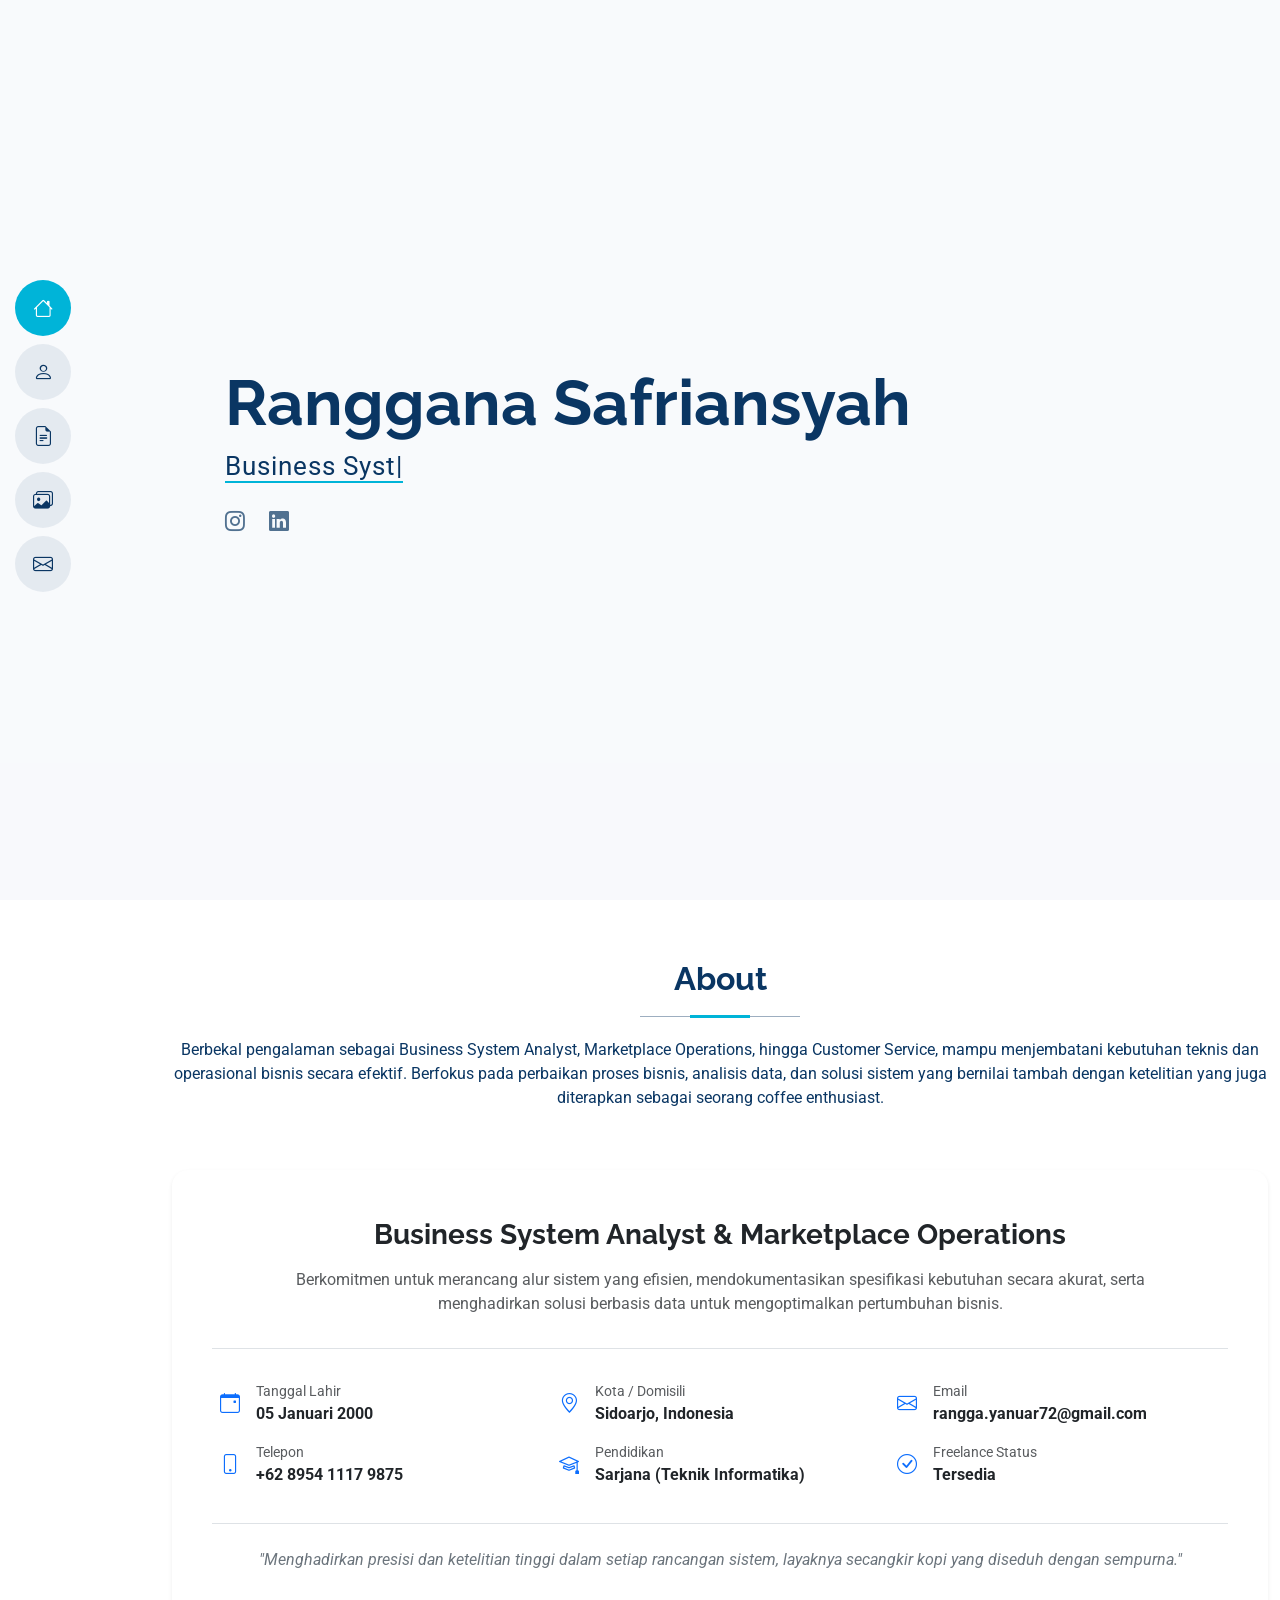
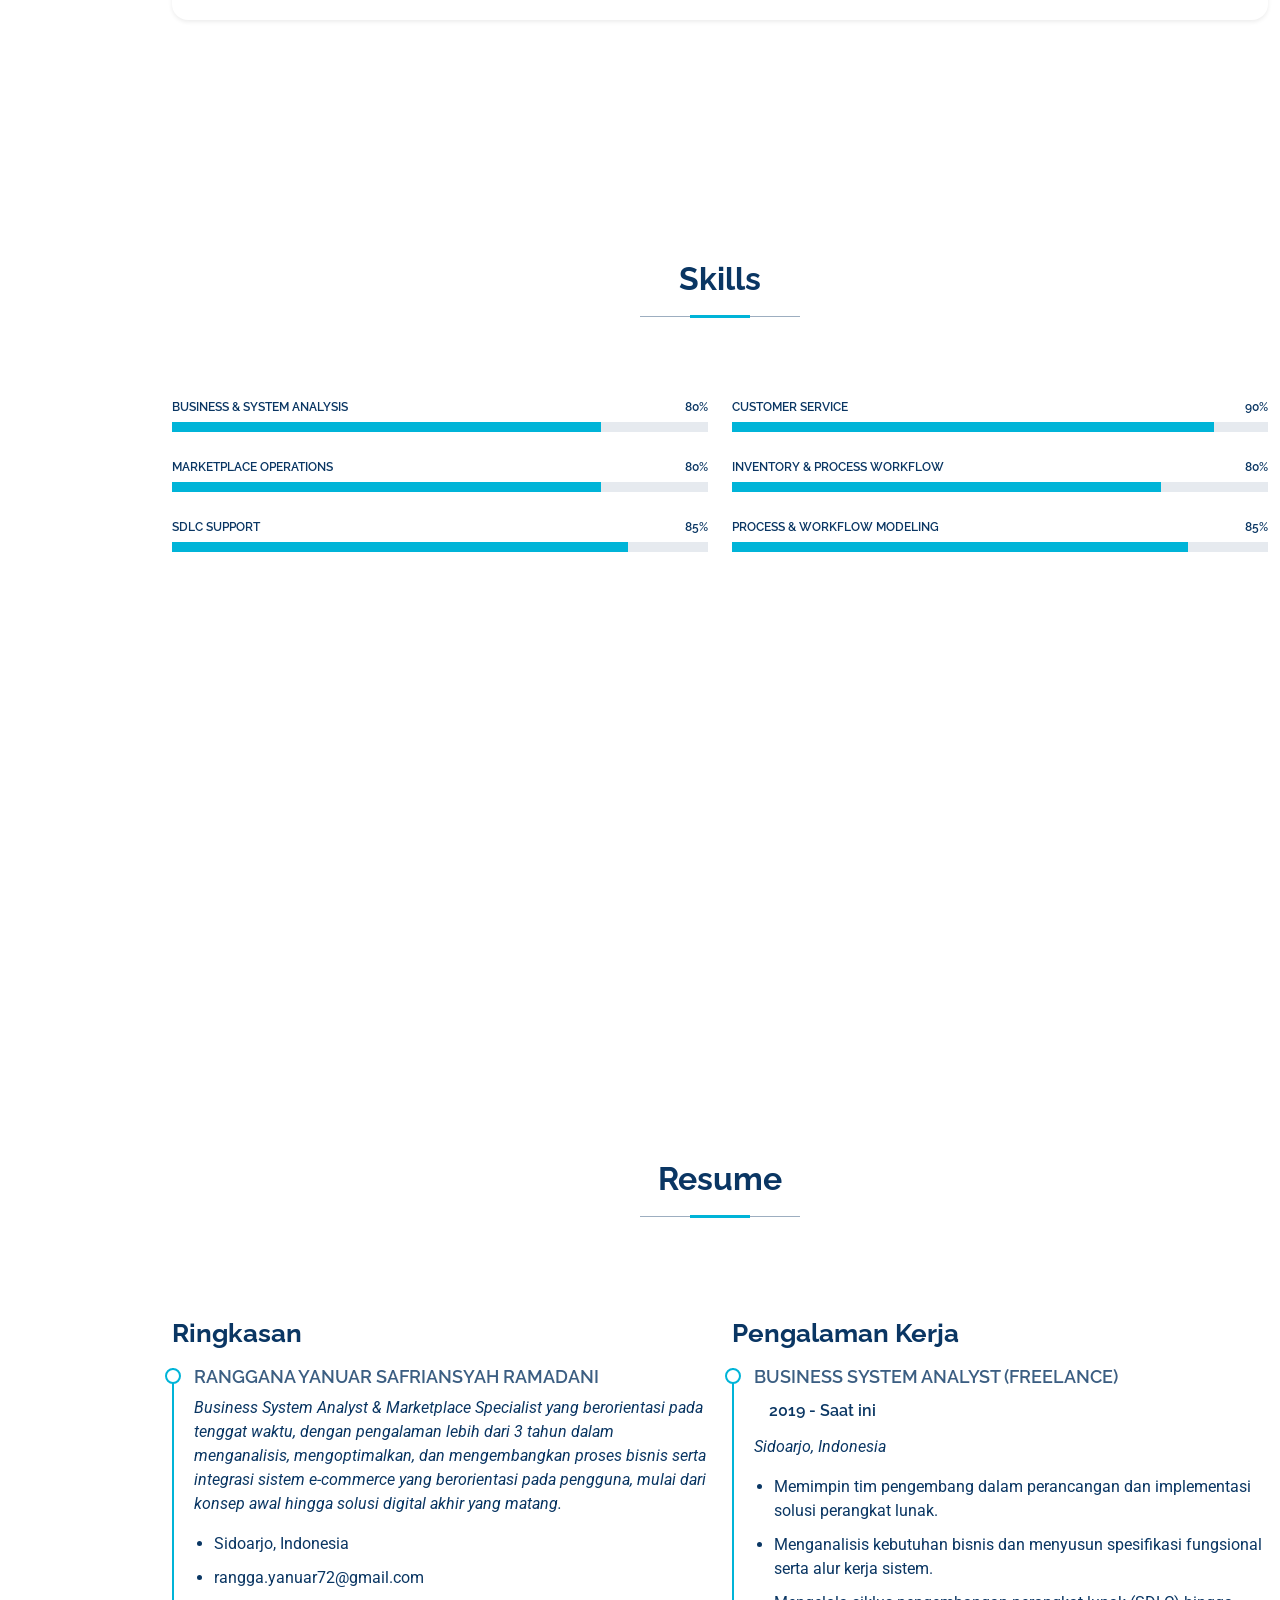
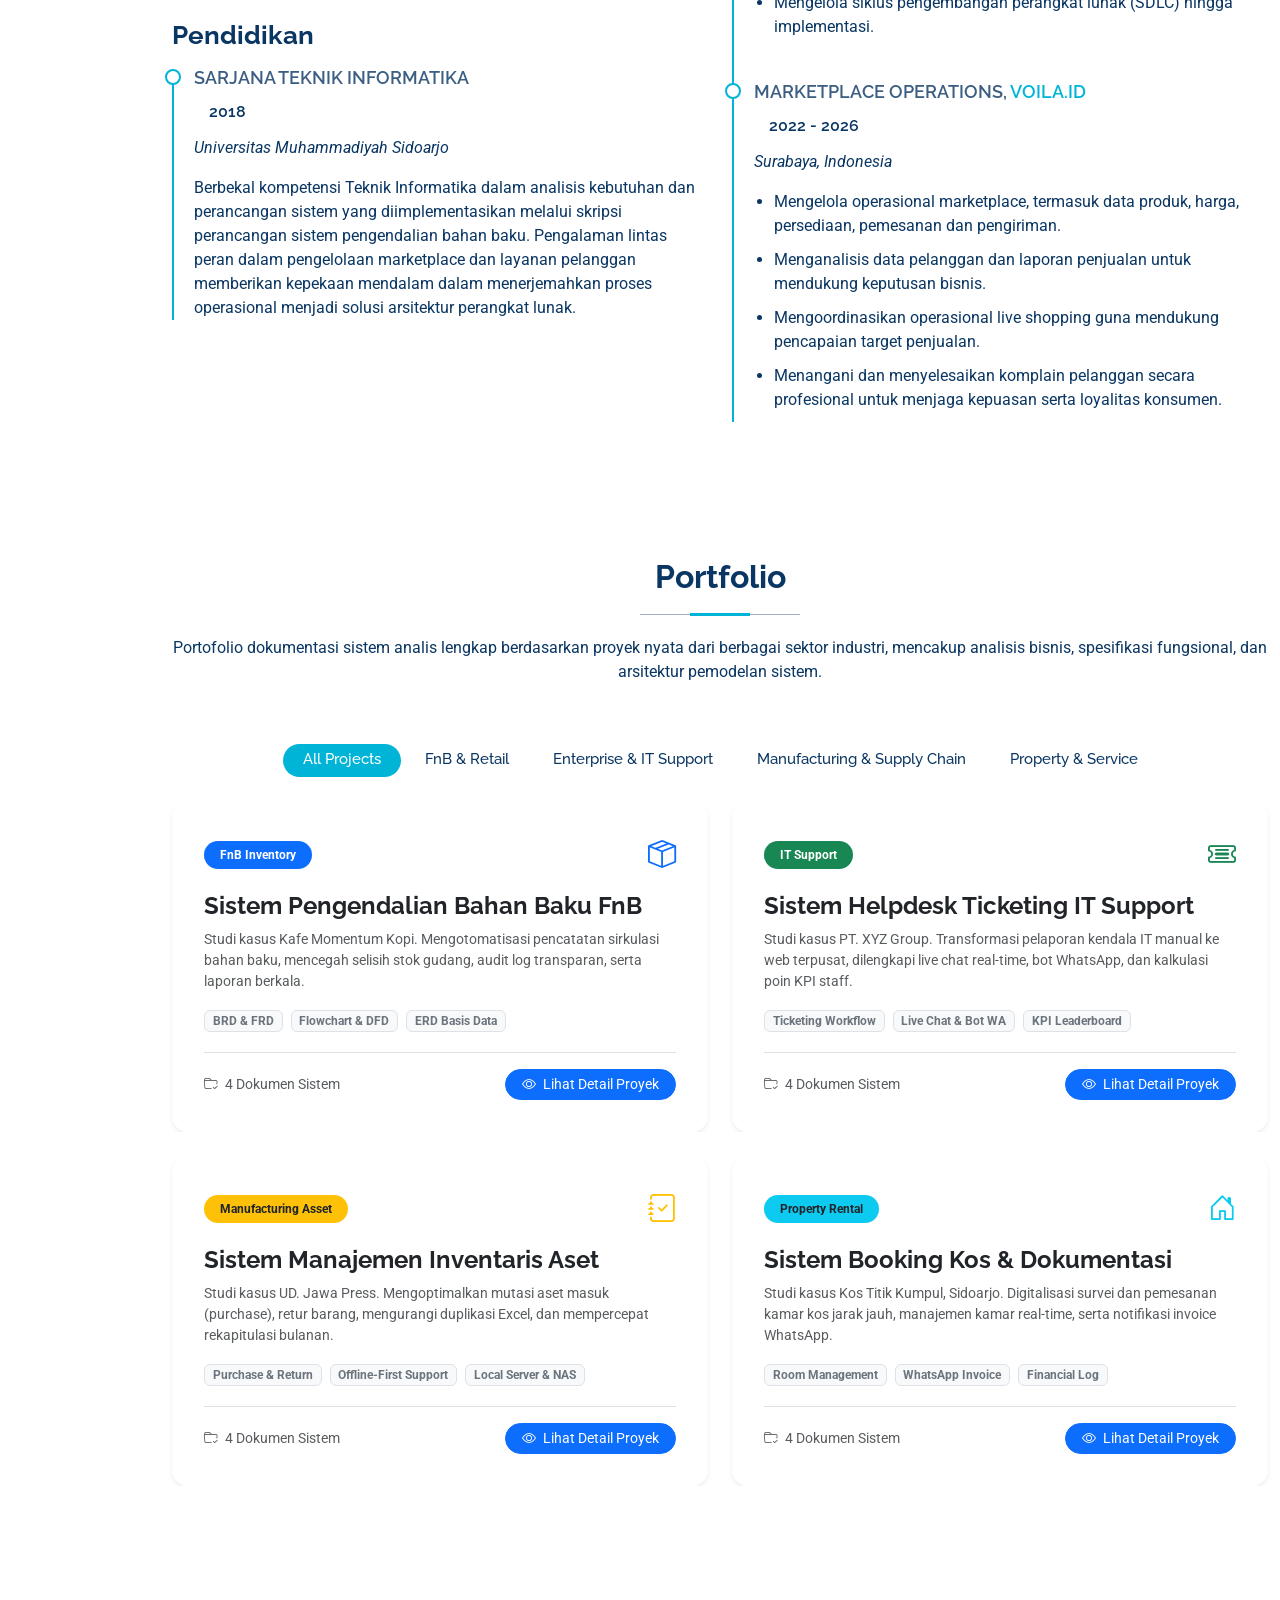
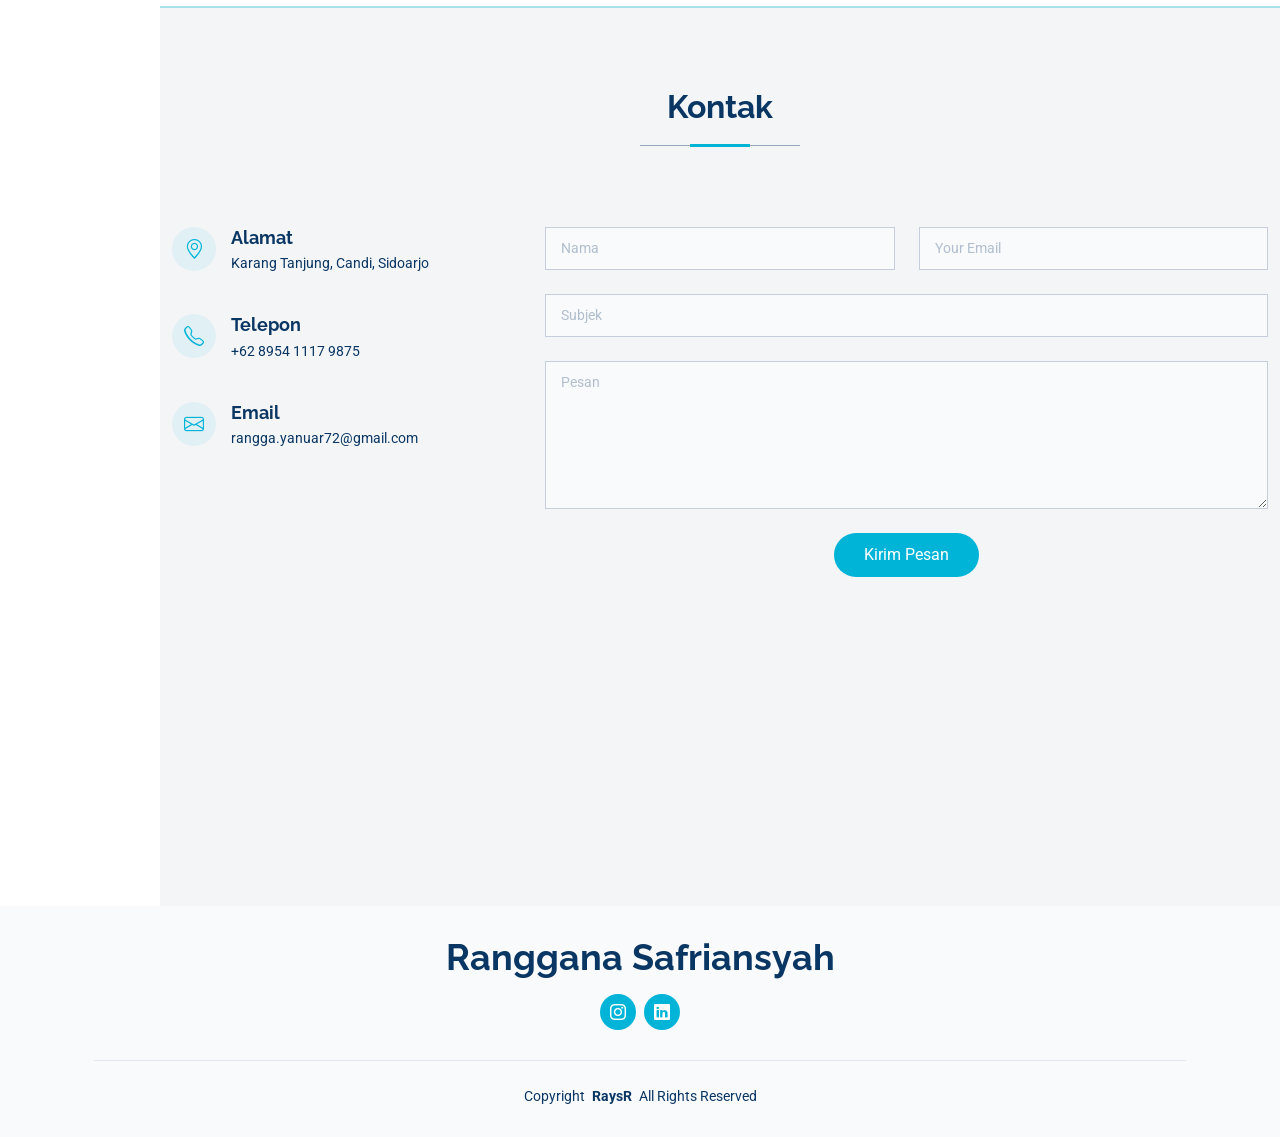
<file: index.html>
<!DOCTYPE html>
<html lang="en">

<head>
  <meta charset="utf-8">
  <meta content="width=device-width, initial-scale=1.0" name="viewport">
  <title>Ranggana - Porto & Repo</title>
  <meta content="" name="description">
  <meta content="" name="keywords">

  <!-- Favicons -->
  <link href="assets/img/favicon.png" rel="icon">
  <link href="assets/img/apple-touch-icon.png" rel="apple-touch-icon">

  <!-- Fonts -->
  <link href="https://fonts.googleapis.com" rel="preconnect">
  <link href="https://fonts.gstatic.com" rel="preconnect" crossorigin>
  <link href="https://fonts.googleapis.com/css2?family=Roboto:ital,wght@0,100;0,300;0,400;0,500;0,700;0,900;1,100;1,300;1,400;1,500;1,700;1,900&family=Poppins:ital,wght@0,100;0,200;0,300;0,400;0,500;0,600;0,700;0,800;0,900;1,100;1,200;1,300;1,400;1,500;1,600;1,700;1,800;1,900&family=Raleway:ital,wght@0,100;0,200;0,300;0,400;0,500;0,600;0,700;0,800;0,900;1,100;1,200;1,300;1,400;1,500;1,600;1,700;1,800;1,900&display=swap" rel="stylesheet">

  <!-- Vendor CSS Files -->
  <link href="assets/vendor/bootstrap/css/bootstrap.min.css" rel="stylesheet">
  <link href="assets/vendor/bootstrap-icons/bootstrap-icons.css" rel="stylesheet">
  <link href="assets/vendor/aos/aos.css" rel="stylesheet">
  <link href="assets/vendor/glightbox/css/glightbox.min.css" rel="stylesheet">
  <link href="assets/vendor/swiper/swiper-bundle.min.css" rel="stylesheet">

  <!-- Main CSS File -->
  <link href="assets/css/main.css" rel="stylesheet">

</head>

<body class="index-page">

  <header id="header" class="header d-flex flex-column justify-content-center">

    <i class="header-toggle d-xl-none bi bi-list"></i>

    <nav id="navmenu" class="navmenu">
      <ul>
        <li><a href="#hero" class="active"><i class="bi bi-house navicon"></i><span>Home</span></a></li>
        <li><a href="#about"><i class="bi bi-person navicon"></i><span>About</span></a></li>
        <li><a href="#resume"><i class="bi bi-file-earmark-text navicon"></i><span>Resume</span></a></li>
        <li><a href="#portfolio"><i class="bi bi-images navicon"></i><span>Portfolio</span></a></li>
        <!-- <li><a href="#services"><i class="bi bi-hdd-stack navicon"></i><span>Services</span></a></li> -->
        <li><a href="#contact"><i class="bi bi-envelope navicon"></i><span>Contact</span></a></li>
      </ul>
    </nav>

  </header>

  <main class="main">

    <!-- Hero Section -->
    <section id="hero" class="hero section light-background">

      <!-- <img src="assets/img/hero-bg.jpg" alt=""> -->

      <div class="container" data-aos="zoom-out">
        <div class="row justify-content-center">
          <div class="col-lg-9">
            <h2>Ranggana Safriansyah</h2>
            <p><span class="typed" data-typed-items="Business System Analyst, Freelancer, Marketplace Operations, Customer Service, Coffee Enthusiast"></span><span class="typed-cursor typed-cursor--blink" aria-hidden="true"></span></p>
            <div class="social-links">
              <a href="https://www.instagram.com/ra_ysr"><i class="bi bi-instagram"></i></a>
              <a href="https://www.linkedin.com/in/rangga-yanuar-748ab0427"><i class="bi bi-linkedin"></i></a>
            </div>
          </div>
        </div>
      </div>

    </section><!-- /Hero Section -->

<!-- About Section -->
    <section id="about" class="about section">

      <!-- Section Title -->
      <div class="container section-title" data-aos="fade-up">
        <h2>About</h2>
        <p>Berbekal pengalaman sebagai Business System Analyst, Marketplace Operations, hingga Customer Service, mampu menjembatani kebutuhan teknis dan operasional bisnis secara efektif. Berfokus pada perbaikan proses bisnis, analisis data, dan solusi sistem yang bernilai tambah dengan ketelitian yang juga diterapkan sebagai seorang coffee enthusiast.</p>
      </div><!-- End Section Title -->

      <div class="container" data-aos="fade-up" data-aos-delay="100">

        <div class="row justify-content-center">
          <!-- data diri (Full Width Modern Card Layout) -->
          <div class="col-lg-12 content">
            
            <div class="card border-0 shadow-sm p-4 p-md-5 bg-white rounded-4">
              
              <!-- Heading Subtitle -->
              <h3 class="text-center fw-bold text-dark mb-3 fs-3">Business System Analyst &amp; Marketplace Operations</h3>
              
              <!-- Paragraf Sambutan / Deskripsi Pendukung -->
              <p class="text-center text-muted px-lg-5 mb-4">
                Berkomitmen untuk merancang alur sistem yang efisien, mendokumentasikan spesifikasi kebutuhan secara akurat, serta menghadirkan solusi berbasis data untuk mengoptimalkan pertumbuhan bisnis.
              </p>

              <!-- Detail Data Diri Grid 3 Kolom dengan Ikon Menarik -->
              <div class="row g-3 py-3 border-top border-bottom my-2">
                
                <!-- Kolom 1 -->
                <div class="col-lg-4 col-md-6">
                  <ul class="list-unstyled mb-0">
                    <li class="mb-3 d-flex align-items-center">
                      <i class="bi bi-calendar-event text-primary fs-5 me-3"></i>
                      <div>
                        <small class="text-muted d-block">Tanggal Lahir</small>
                        <strong class="text-dark">05 Januari 2000</strong>
                      </div>
                    </li>
                    <li class="d-flex align-items-center">
                      <i class="bi bi-phone text-primary fs-5 me-3"></i>
                      <div>
                        <small class="text-muted d-block">Telepon</small>
                        <strong class="text-dark">+62 8954 1117 9875</strong>
                      </div>
                    </li>
                  </ul>
                </div>

                <!-- Kolom 2 -->
                <div class="col-lg-4 col-md-6">
                  <ul class="list-unstyled mb-0">
                    <li class="mb-3 d-flex align-items-center">
                      <i class="bi bi-geo-alt text-primary fs-5 me-3"></i>
                      <div>
                        <small class="text-muted d-block">Kota / Domisili</small>
                        <strong class="text-dark">Sidoarjo, Indonesia</strong>
                      </div>
                    </li>
                    <li class="d-flex align-items-center">
                      <i class="bi bi-mortarboard text-primary fs-5 me-3"></i>
                      <div>
                        <small class="text-muted d-block">Pendidikan</small>
                        <strong class="text-dark">Sarjana (Teknik Informatika)</strong>
                      </div>
                    </li>
                  </ul>
                </div>

                <!-- Kolom 3 -->
                <div class="col-lg-4 col-md-6">
                  <ul class="list-unstyled mb-0">
                    <li class="mb-3 d-flex align-items-center">
                      <i class="bi bi-envelope text-primary fs-5 me-3"></i>
                      <div>
                        <small class="text-muted d-block">Email</small>
                        <strong class="text-dark">rangga.yanuar72@gmail.com</strong>
                      </div>
                    </li>
                    <li class="d-flex align-items-center">
                      <i class="bi bi-check-circle text-primary fs-5 me-3"></i>
                      <div>
                        <small class="text-muted d-block">Freelance Status</small>
                        <strong class="text-dark text-success">Tersedia</strong>
                      </div>
                    </li>
                  </ul>
                </div>

              </div>

              <!-- Closing / Paragraf Penutup -->
              <p class="text-center text-secondary mt-3 mb-0 fst-italic">
                "Menghadirkan presisi dan ketelitian tinggi dalam setiap rancangan sistem, layaknya secangkir kopi yang diseduh dengan sempurna."
              </p>

            </div>

          </div>
        </div>
        <!-- end section data diri -->

      </div>

    </section><!-- /About Section -->

    <!-- Skills Section -->
    <section id="skills" class="skills section">

      <!-- Section Title -->
      <div class="container section-title" data-aos="fade-up">
        <h2>Skills</h2>
      </div><!-- End Section Title -->

      <div class="container" data-aos="fade-up" data-aos-delay="100">

        <div class="row skills-content skills-animation">

          <div class="col-lg-6">

            <div class="progress">
              <span class="skill"><span>BUSINESS & SYSTEM ANALYSIS</span> <i class="val">80%</i></span>
              <div class="progress-bar-wrap">
                <div class="progress-bar" role="progressbar" aria-valuenow="80" aria-valuemin="0" aria-valuemax="100"></div>
              </div>
            </div><!-- End Skills Item -->

            <div class="progress">
              <span class="skill"><span>MARKETPLACE OPERATIONS</span> <i class="val">80%</i></span>
              <div class="progress-bar-wrap">
                <div class="progress-bar" role="progressbar" aria-valuenow="80" aria-valuemin="0" aria-valuemax="100"></div>
              </div>
            </div><!-- End Skills Item -->

            <div class="progress">
              <span class="skill"><span>SDLC SUPPORT</span> <i class="val">85%</i></span>
              <div class="progress-bar-wrap">
                <div class="progress-bar" role="progressbar" aria-valuenow="85" aria-valuemin="0" aria-valuemax="100"></div>
              </div>
            </div><!-- End Skills Item -->

          </div>

          <div class="col-lg-6">

            <div class="progress">
              <span class="skill"><span>CUSTOMER SERVICE</span> <i class="val">90%</i></span>
              <div class="progress-bar-wrap">
                <div class="progress-bar" role="progressbar" aria-valuenow="90" aria-valuemin="0" aria-valuemax="100"></div>
              </div>
            </div><!-- End Skills Item -->

            <div class="progress">
              <span class="skill"><span>INVENTORY & PROCESS WORKFLOW</span> <i class="val">80%</i></span>
              <div class="progress-bar-wrap">
                <div class="progress-bar" role="progressbar" aria-valuenow="80" aria-valuemin="0" aria-valuemax="100"></div>
              </div>
            </div><!-- End Skills Item -->

            <div class="progress">
              <span class="skill"><span>PROCESS & WORKFLOW MODELING</span> <i class="val">85%</i></span>
              <div class="progress-bar-wrap">
                <div class="progress-bar" role="progressbar" aria-valuenow="85" aria-valuemin="0" aria-valuemax="100"></div>
              </div>
            </div><!-- End Skills Item -->

          </div>

        </div>

      </div>

    </section><!-- /Skills Section -->

    <!-- Resume Section -->
    <section id="resume" class="resume section">

      <!-- Section Title -->
      <div class="container section-title" data-aos="fade-up">
        <h2>Resume</h2>
        <!-- <p>Magnam dolores commodi suscipit. Necessitatibus eius consequatur ex aliquid fuga eum quidem. Sit sint consectetur velit. Quisquam quos quisquam cupiditate. Et nemo qui impedit suscipit alias ea. Quia fugiat sit in iste officiis commodi quidem hic quas.</p> -->
      </div><!-- End Section Title -->

      <div class="container">

        <div class="row">

          <div class="col-lg-6" data-aos="fade-up" data-aos-delay="100">
            <h3 class="resume-title">Ringkasan</h3>

            <div class="resume-item pb-0">
              <h4>Ranggana Yanuar Safriansyah Ramadani</h4>
              <p><em>Business System Analyst & Marketplace Specialist yang berorientasi pada tenggat waktu, dengan pengalaman lebih dari 3 tahun dalam menganalisis, mengoptimalkan, dan mengembangkan proses bisnis serta integrasi sistem e-commerce yang berorientasi pada pengguna, mulai dari konsep awal hingga solusi digital akhir yang matang.</em></p>
              <ul>
                <li>Sidoarjo, Indonesia</li>
                <li>rangga.yanuar72@gmail.com</li>
              </ul>
            </div><!-- Edn Resume Item -->

            <h3 class="resume-title">Pendidikan</h3>
            <div class="resume-item">
              <h4>Sarjana Teknik Informatika</h4>
              <h5>2018</h5>
              <p><em>Universitas Muhammadiyah Sidoarjo</em></p>
              <p>Berbekal kompetensi Teknik Informatika dalam analisis kebutuhan dan perancangan sistem yang diimplementasikan melalui skripsi perancangan sistem pengendalian bahan baku. Pengalaman lintas peran dalam pengelolaan marketplace dan layanan pelanggan memberikan kepekaan mendalam dalam menerjemahkan proses operasional menjadi solusi arsitektur perangkat lunak.</p>
            </div><!-- Edn Resume Item -->

          </div>

          <div class="col-lg-6" data-aos="fade-up" data-aos-delay="200">
            <h3 class="resume-title">Pengalaman Kerja</h3>
            <div class="resume-item">
              <h4>Business System Analyst (Freelance)</h4>
              <h5>2019 - Saat ini</h5>
              <p><em>Sidoarjo, Indonesia </em></p>
              <ul>
                <li>Memimpin tim pengembang dalam perancangan dan implementasi solusi perangkat lunak.</li>
                <li>Menganalisis kebutuhan bisnis dan menyusun spesifikasi fungsional serta alur kerja sistem.</li>
                <li>Mengelola siklus pengembangan perangkat lunak (SDLC) hingga implementasi.</li>
              </ul>
            </div><!-- Edn Resume Item -->

            <div class="resume-item">
              <h4>Marketplace Operations, <a href="https://www.voila.id">voila.id</a></h4>
              <h5>2022 - 2026</h5>
              <p><em>Surabaya, Indonesia</em></p>
              <ul>
                <li>Mengelola operasional marketplace, termasuk data produk, harga, persediaan, pemesanan dan pengiriman.</li>
                <li>Menganalisis data pelanggan dan laporan penjualan untuk mendukung keputusan bisnis.</li>
                <li>Mengoordinasikan operasional live shopping guna mendukung pencapaian target penjualan.</li>
                <li>Menangani dan menyelesaikan komplain pelanggan secara profesional untuk menjaga kepuasan serta loyalitas konsumen.</li>
              </ul>
            </div><!-- Edn Resume Item -->

          </div>

        </div>

      </div>

    </section><!-- /Resume Section -->

<!-- Portfolio Section -->
    <section id="portfolio" class="portfolio section">

      <!-- Section Title -->
      <div class="container section-title" data-aos="fade-up">
        <h2>Portfolio</h2>
        <p>Portofolio dokumentasi sistem analis lengkap berdasarkan proyek nyata dari berbagai sektor industri, mencakup analisis bisnis, spesifikasi fungsional, dan arsitektur pemodelan sistem.</p>
      </div><!-- End Section Title -->

      <div class="container">
        <div class="isotope-layout" data-default-filter="*" data-layout="masonry" data-sort="original-order">

          <!-- Updated Filters: Berdasarkan Domain Bisnis / Industri -->
          <ul class="portfolio-filters isotope-filters" data-aos="fade-up" data-aos-delay="100">
            <li data-filter="*" class="filter-active">All Projects</li>
            <li data-filter=".filter-domain-fnb">FnB &amp; Retail</li>
            <li data-filter=".filter-domain-it">Enterprise &amp; IT Support</li>
            <li data-filter=".filter-domain-manufaktur">Manufacturing &amp; Supply Chain</li>
            <li data-filter=".filter-domain-property">Property &amp; Service</li>
          </ul><!-- End Portfolio Filters -->

          <div class="row gy-4 isotope-container" data-aos="fade-up" data-aos-delay="200">

            <!-- ========================================== -->
            <!-- PROJECT 1: Sistem Pengendalian Bahan Baku  -->
            <!-- (Domain: FnB & Retail)                     -->
            <!-- ========================================== -->
            <div class="col-lg-6 col-md-6 portfolio-item isotope-item filter-domain-fnb">
              <div class="card h-100 shadow-sm border-0 doc-card rounded-4 p-3">
                <div class="card-body d-flex flex-column justify-content-between p-3">
                  <div>
                    <div class="d-flex justify-content-between align-items-center mb-3">
                      <span class="badge bg-primary px-3 py-2 rounded-pill">FnB Inventory</span>
                      <i class="bi bi-box-seam text-primary fs-3"></i>
                    </div>
                    <h4 class="card-title fw-bold text-dark mb-2">Sistem Pengendalian Bahan Baku FnB</h4>
                    <p class="card-text text-muted small mb-3">
                      Studi kasus Kafe Momentum Kopi. Mengotomatisasi pencatatan sirkulasi bahan baku, mencegah selisih stok gudang, audit log transparan, serta laporan berkala.
                    </p>
                    <div class="mb-3">
                      <span class="badge bg-light text-secondary border me-1 mb-1">BRD &amp; FRD</span>
                      <span class="badge bg-light text-secondary border me-1 mb-1">Flowchart &amp; DFD</span>
                      <span class="badge bg-light text-secondary border me-1 mb-1">ERD Basis Data</span>
                    </div>
                  </div>
                  <div class="pt-3 border-top d-flex justify-content-between align-items-center">
                    <span class="text-muted small"><i class="bi bi-folder-check me-1"></i> 4 Dokumen Sistem</span>
                    <a href="bahan-baku.html" target="_blank" class="btn btn-sm btn-primary rounded-pill px-3">
                      <i class="bi bi-eye me-1"></i> Lihat Detail Proyek
                    </a>
                  </div>
                </div>
              </div>
            </div>

            <!-- ========================================== -->
            <!-- PROJECT 2: Sistem Helpdesk Ticketing       -->
            <!-- (Domain: Enterprise & IT Support)          -->
            <!-- ========================================== -->
            <div class="col-lg-6 col-md-6 portfolio-item isotope-item filter-domain-it">
              <div class="card h-100 shadow-sm border-0 doc-card rounded-4 p-3">
                <div class="card-body d-flex flex-column justify-content-between p-3">
                  <div>
                    <div class="d-flex justify-content-between align-items-center mb-3">
                      <span class="badge bg-success px-3 py-2 rounded-pill">IT Support</span>
                      <i class="bi bi-ticket-detailed text-success fs-3"></i>
                    </div>
                    <h4 class="card-title fw-bold text-dark mb-2">Sistem Helpdesk Ticketing IT Support</h4>
                    <p class="card-text text-muted small mb-3">
                      Studi kasus PT. XYZ Group. Transformasi pelaporan kendala IT manual ke web terpusat, dilengkapi live chat real-time, bot WhatsApp, dan kalkulasi poin KPI staff.
                    </p>
                    <div class="mb-3">
                      <span class="badge bg-light text-secondary border me-1 mb-1">Ticketing Workflow</span>
                      <span class="badge bg-light text-secondary border me-1 mb-1">Live Chat &amp; Bot WA</span>
                      <span class="badge bg-light text-secondary border me-1 mb-1">KPI Leaderboard</span>
                    </div>
                  </div>
                  <div class="pt-3 border-top d-flex justify-content-between align-items-center">
                    <span class="text-muted small"><i class="bi bi-folder-check me-1"></i> 4 Dokumen Sistem</span>
                    <a href="helpdesk-ticketing.html" target="_blank" class="btn btn-sm btn-primary rounded-pill px-3">
                      <i class="bi bi-eye me-1"></i> Lihat Detail Proyek
                    </a>
                  </div>
                </div>
              </div>
            </div>

            <!-- ========================================== -->
            <!-- PROJECT 3: Sistem Inventaris Aset          -->
            <!-- (Domain: Manufacturing & Supply Chain)     -->
            <!-- ========================================== -->
            <div class="col-lg-6 col-md-6 portfolio-item isotope-item filter-domain-manufaktur">
              <div class="card h-100 shadow-sm border-0 doc-card rounded-4 p-3">
                <div class="card-body d-flex flex-column justify-content-between p-3">
                  <div>
                    <div class="d-flex justify-content-between align-items-center mb-3">
                      <span class="badge bg-warning text-dark px-3 py-2 rounded-pill">Manufacturing Asset</span>
                      <i class="bi bi-journal-check text-warning fs-3"></i>
                    </div>
                    <h4 class="card-title fw-bold text-dark mb-2">Sistem Manajemen Inventaris Aset</h4>
                    <p class="card-text text-muted small mb-3">
                      Studi kasus UD. Jawa Press. Mengoptimalkan mutasi aset masuk (purchase), retur barang, mengurangi duplikasi Excel, dan mempercepat rekapitulasi bulanan.
                    </p>
                    <div class="mb-3">
                      <span class="badge bg-light text-secondary border me-1 mb-1">Purchase &amp; Return</span>
                      <span class="badge bg-light text-secondary border me-1 mb-1">Offline-First Support</span>
                      <span class="badge bg-light text-secondary border me-1 mb-1">Local Server &amp; NAS</span>
                    </div>
                  </div>
                  <div class="pt-3 border-top d-flex justify-content-between align-items-center">
                    <span class="text-muted small"><i class="bi bi-folder-check me-1"></i> 4 Dokumen Sistem</span>
                    <a href="inventaris-aset.html" target="_blank" class="btn btn-sm btn-primary rounded-pill px-3">
                      <i class="bi bi-eye me-1"></i> Lihat Detail Proyek
                    </a>
                  </div>
                </div>
              </div>
            </div>

            <!-- ========================================== -->
            <!-- PROJECT 4: Sistem Booking Kos              -->
            <!-- (Domain: Property & Service)               -->
            <!-- ========================================== -->
            <div class="col-lg-6 col-md-6 portfolio-item isotope-item filter-domain-property">
              <div class="card h-100 shadow-sm border-0 doc-card rounded-4 p-3">
                <div class="card-body d-flex flex-column justify-content-between p-3">
                  <div>
                    <div class="d-flex justify-content-between align-items-center mb-3">
                      <span class="badge bg-info text-dark px-3 py-2 rounded-pill">Property Rental</span>
                      <i class="bi bi-house-door text-info fs-3"></i>
                    </div>
                    <h4 class="card-title fw-bold text-dark mb-2">Sistem Booking Kos &amp; Dokumentasi</h4>
                    <p class="card-text text-muted small mb-3">
                      Studi kasus Kos Titik Kumpul, Sidoarjo. Digitalisasi survei dan pemesanan kamar kos jarak jauh, manajemen kamar real-time, serta notifikasi invoice WhatsApp.
                    </p>
                    <div class="mb-3">
                      <span class="badge bg-light text-secondary border me-1 mb-1">Room Management</span>
                      <span class="badge bg-light text-secondary border me-1 mb-1">WhatsApp Invoice</span>
                      <span class="badge bg-light text-secondary border me-1 mb-1">Financial Log</span>
                    </div>
                  </div>
                  <div class="pt-3 border-top d-flex justify-content-between align-items-center">
                    <span class="text-muted small"><i class="bi bi-folder-check me-1"></i> 4 Dokumen Sistem</span>
                    <a href="booking-kos.html" target="_blank" class="btn btn-sm btn-primary rounded-pill px-3">
                      <i class="bi bi-eye me-1"></i> Lihat Detail Proyek
                    </a>
                  </div>
                </div>
              </div>
            </div>

          </div><!-- End Portfolio Container -->

        </div>

      </div>

    </section><!-- /Portfolio Section -->

    <!-- Contact Section -->
    <section id="contact" class="contact section">

      <!-- Section Title -->
      <div class="container section-title" data-aos="fade-up">
        <h2>Kontak</h2>
      </div><!-- End Section Title -->

      <div class="container" data-aos="fade" data-aos-delay="100">

        <div class="row gy-5">

          <div class="col-lg-4">
            <div class="info-item d-flex" data-aos="fade-up" data-aos-delay="200">
              <i class="bi bi-geo-alt flex-shrink-0"></i>
              <div>
                <h3>Alamat</h3>
                <p>Karang Tanjung, Candi, Sidoarjo</p>
              </div>
            </div><!-- End Info Item -->

            <div class="info-item d-flex" data-aos="fade-up" data-aos-delay="300">
              <i class="bi bi-telephone flex-shrink-0"></i>
              <div>
                <h3>Telepon</h3>
                <p>+62 8954 1117 9875</p>
              </div>
            </div><!-- End Info Item -->

            <div class="info-item d-flex" data-aos="fade-up" data-aos-delay="400">
              <i class="bi bi-envelope flex-shrink-0"></i>
              <div>
                <h3>Email</h3>
                <p>rangga.yanuar72@gmail.com</p>
              </div>
            </div><!-- End Info Item -->

          </div>

          <div class="col-lg-8">
            <form action="forms/contact.php" method="post" class="php-email-form" data-aos="fade-up" data-aos-delay="200">
              <div class="row gy-4">

                <div class="col-md-6">
                  <input type="text" name="name" class="form-control" placeholder="Nama" required="">
                </div>

                <div class="col-md-6 ">
                  <input type="email" class="form-control" name="email" placeholder="Your Email" required="">
                </div>

                <div class="col-md-12">
                  <input type="text" class="form-control" name="subject" placeholder="Subjek" required="">
                </div>

                <div class="col-md-12">
                  <textarea class="form-control" name="message" rows="6" placeholder="Pesan" required=""></textarea>
                </div>

                <div class="col-md-12 text-center">
                  <div class="loading">Loading</div>
                  <div class="error-message"></div>
                  <div class="sent-message">Pesanmu sudah terkirim. Terima Kasih!</div>

                  <button type="submit">Kirim Pesan</button>
                </div>

              </div>
            </form>
          </div><!-- End Contact Form -->

        </div>

      </div>

    </section><!-- /Contact Section -->

  </main>

  <footer id="footer" class="footer position-relative light-background">
    <div class="container">
      <h3 class="sitename">Ranggana Safriansyah</h3>
      <div class="social-links d-flex justify-content-center">
        <a href="https://www.instagram.com/ra_ysr"><i class="bi bi-instagram"></i></a>
        <a href="https://www.linkedin.com/in/rangga-yanuar-748ab0427"><i class="bi bi-linkedin"></i></a>
      </div>
      <div class="container">
        <div class="copyright">
          <span>Copyright</span> <strong class="px-1 sitename">RaysR</strong> <span>All Rights Reserved</span>
        </div>
      </div>
    </div>
  </footer>

  <!-- Scroll Top -->
  <a href="#" id="scroll-top" class="scroll-top d-flex align-items-center justify-content-center"><i class="bi bi-arrow-up-short"></i></a>

  <!-- Preloader -->
  <div id="preloader"></div>

  <!-- Vendor JS Files -->
  <script src="assets/vendor/bootstrap/js/bootstrap.bundle.min.js"></script>
  <script src="assets/vendor/php-email-form/validate.js"></script>
  <script src="assets/vendor/aos/aos.js"></script>
  <script src="assets/vendor/typed.js/typed.umd.js"></script>
  <script src="assets/vendor/purecounter/purecounter_vanilla.js"></script>
  <script src="assets/vendor/waypoints/noframework.waypoints.js"></script>
  <script src="assets/vendor/glightbox/js/glightbox.min.js"></script>
  <script src="assets/vendor/imagesloaded/imagesloaded.pkgd.min.js"></script>
  <script src="assets/vendor/isotope-layout/isotope.pkgd.min.js"></script>
  <script src="assets/vendor/swiper/swiper-bundle.min.js"></script>

  <!-- Main JS File -->
  <script src="assets/js/main.js"></script>

</body>

</html>
</file>
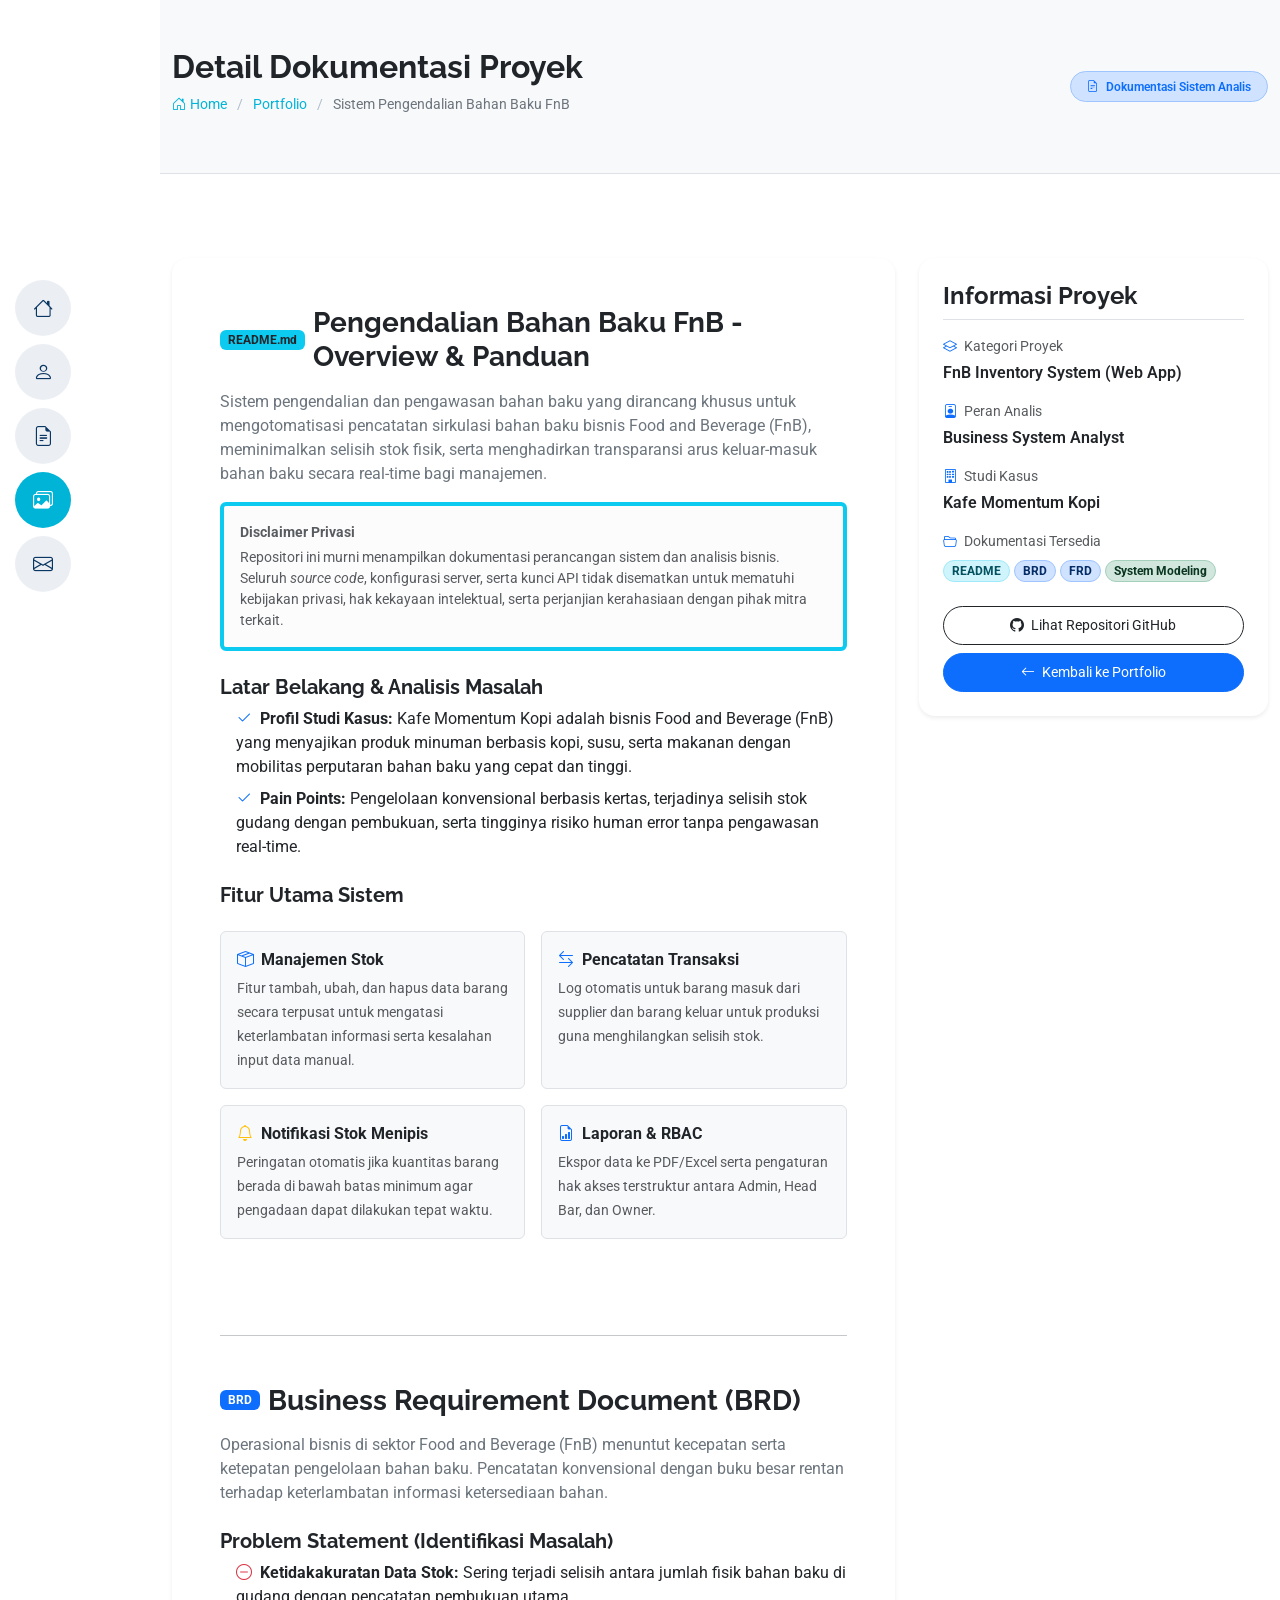
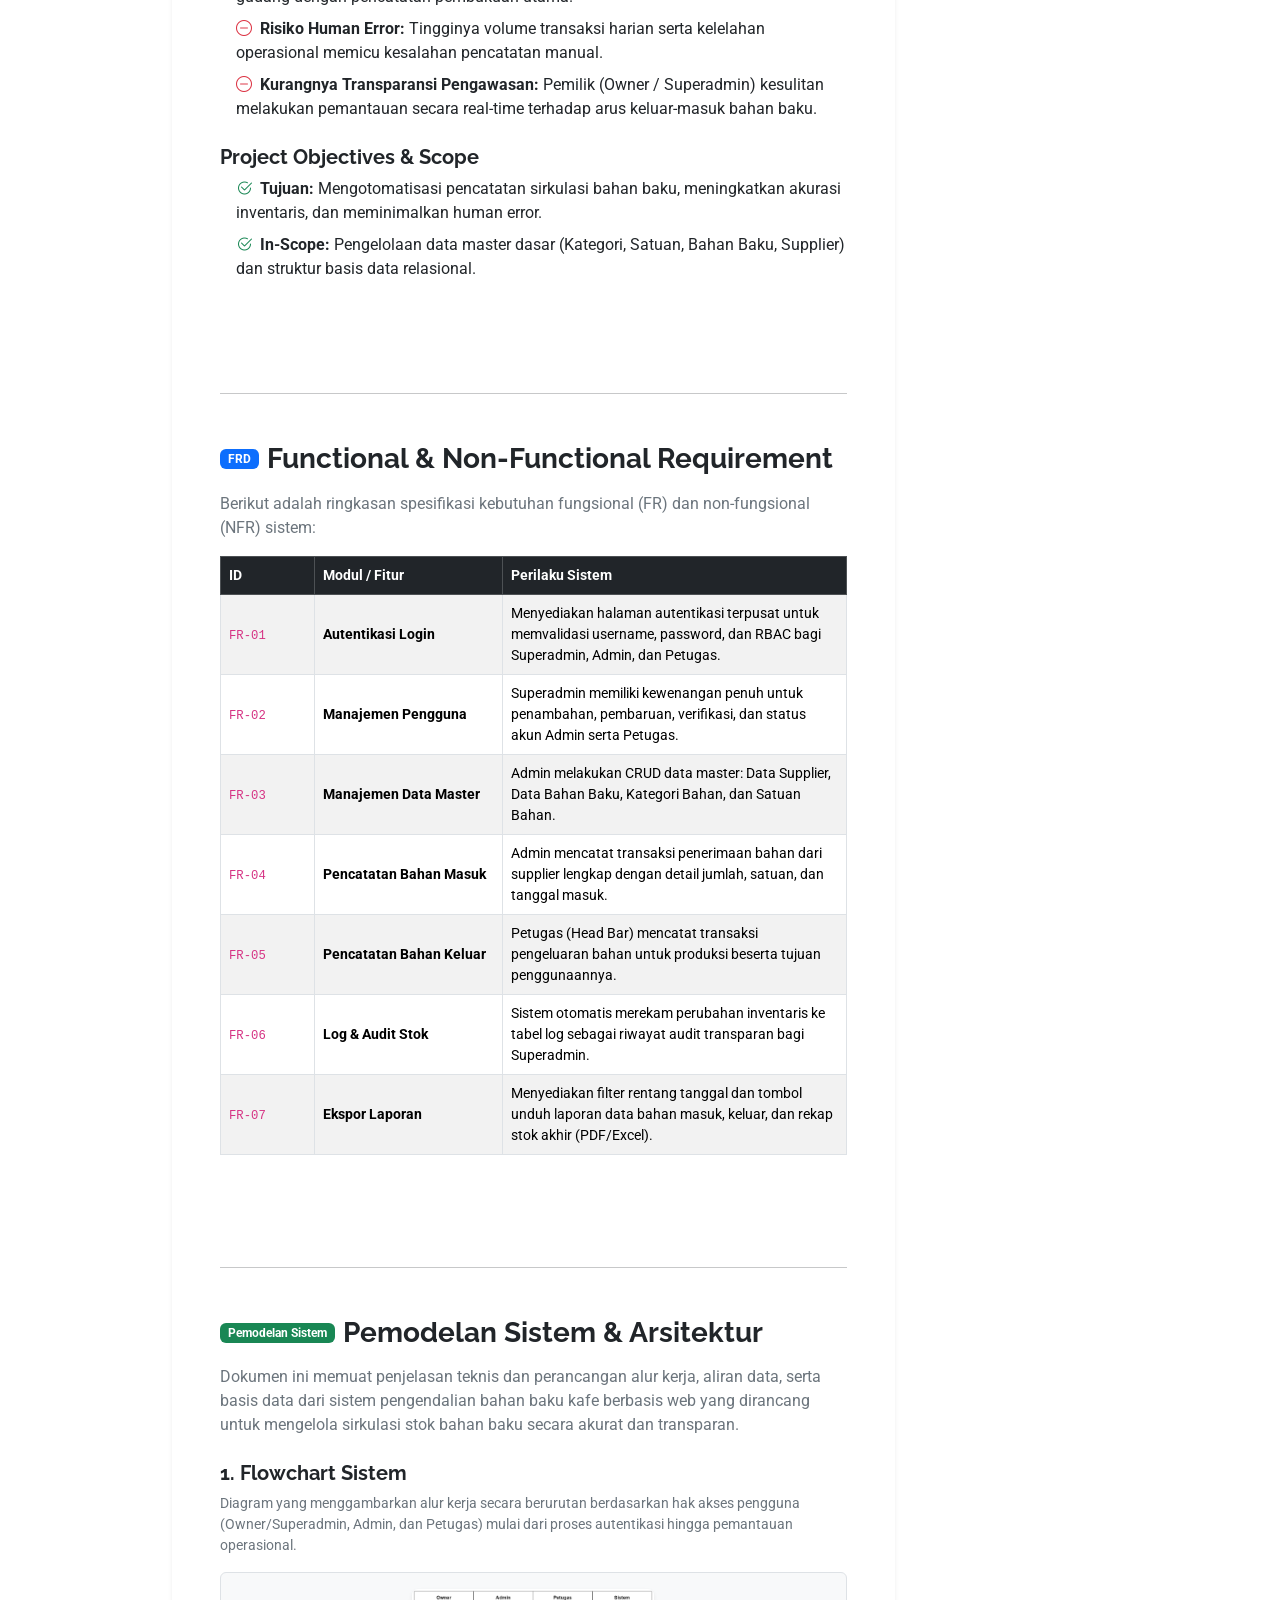
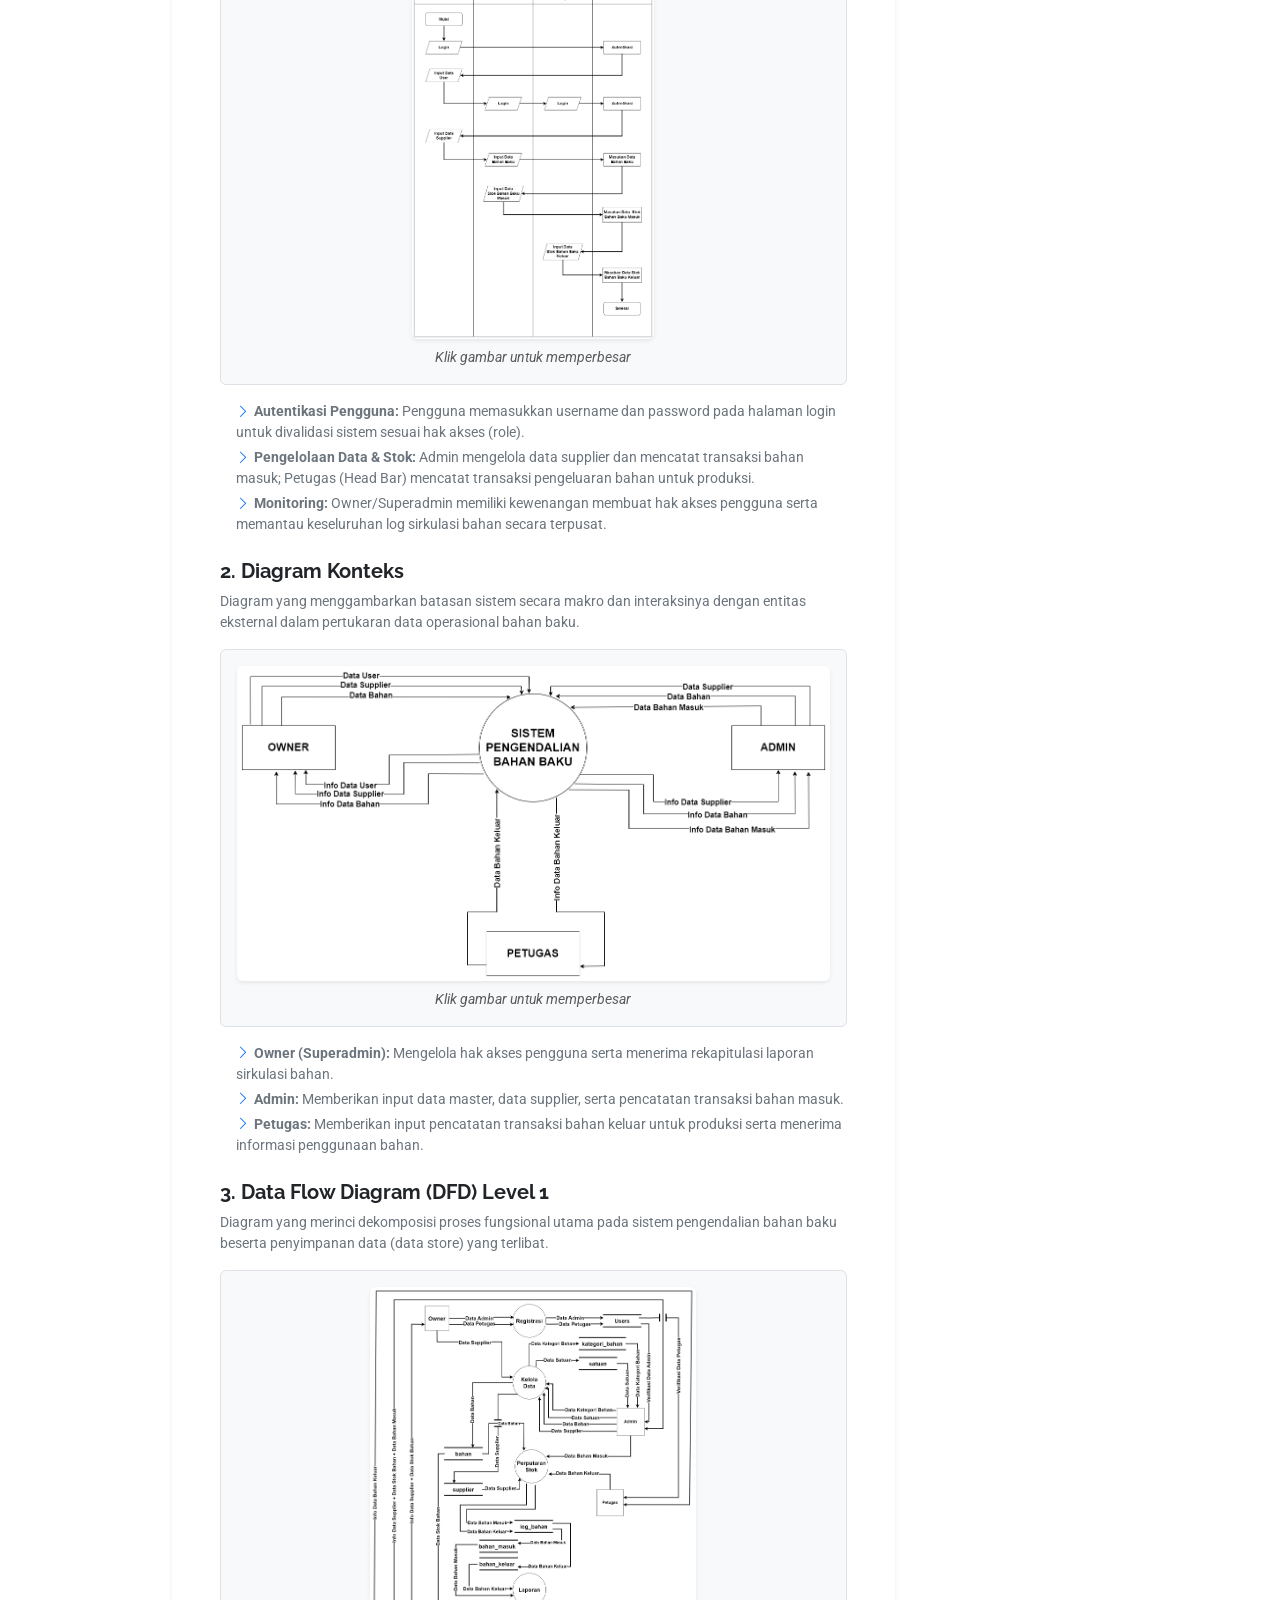
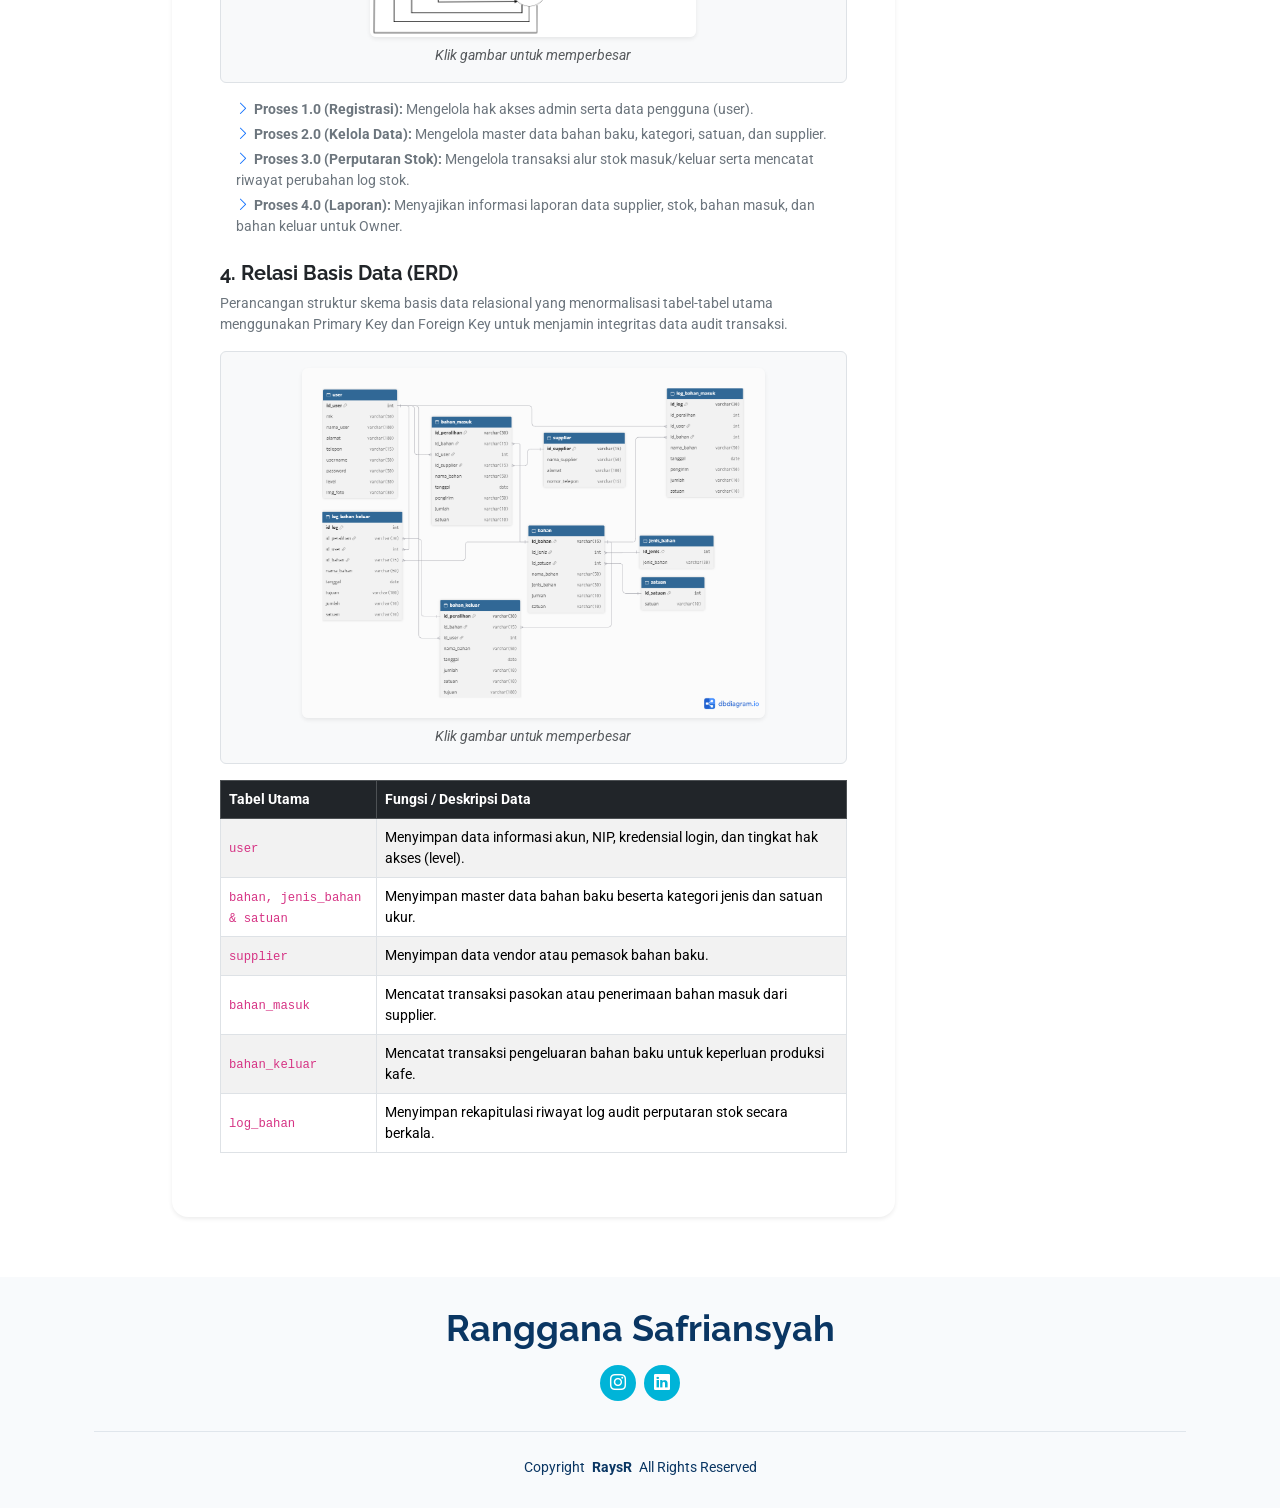
<file: bahan-baku.html>
<!DOCTYPE html>
<html lang="en">

<head>
  <meta charset="utf-8">
  <meta content="width=device-width, initial-scale=1.0" name="viewport">
  <title>Detail Portofolio - Sistem Pengendalian Bahan Baku FnB</title>
  <meta content="Detail dokumentasi teknis, BRD, FRD, dan pemodelan sistem Pengendalian Bahan Baku FnB" name="description">
  <meta content="Business System Analyst, Portfolio, Dokumentasi, Pengendalian Bahan Baku, FnB" name="keywords">

  <!-- Favicons -->
  <link href="assets/img/favicon.png" rel="icon">
  <link href="assets/img/apple-touch-icon.png" rel="apple-touch-icon">

  <!-- Fonts -->
  <link href="https://fonts.googleapis.com" rel="preconnect">
  <link href="https://fonts.gstatic.com" rel="preconnect" crossorigin>
  <link href="https://fonts.googleapis.com/css2?family=Roboto:ital,wght@0,100;0,300;0,400;0,500;0,700;0,900;1,100;1,300;1,400;1,500;1,700;1,900&family=Poppins:ital,wght@0,100;0,200;0,300;0,400;0,500;0,600;0,700;0,800;0,900;1,100;1,200;1,300;1,400;1,500;1,600;1,700;1,800;1,900&family=Raleway:ital,wght@0,100;0,200;0,300;0,400;0,500;0,600;0,700;0,800;0,900;1,100;1,200;1,300;1,400;1,500;1,600;1,700;1,800;1,900&display=swap" rel="stylesheet">

  <!-- Vendor CSS Files -->
  <link href="assets/vendor/bootstrap/css/bootstrap.min.css" rel="stylesheet">
  <link href="assets/vendor/bootstrap-icons/bootstrap-icons.css" rel="stylesheet">
  <link href="assets/vendor/aos/aos.css" rel="stylesheet">
  <link href="assets/vendor/glightbox/css/glightbox.min.css" rel="stylesheet">
  <link href="assets/vendor/swiper/swiper-bundle.min.css" rel="stylesheet">

  <!-- Main CSS File -->
  <link href="assets/css/main.css" rel="stylesheet">
</head>

<body class="portfolio-details-page">

  <!-- ======= Header ======= -->
  <header id="header" class="header d-flex flex-column justify-content-center">
    <i class="header-toggle d-xl-none bi bi-list"></i>
    <nav id="navmenu" class="navmenu">
      <ul>
        <li><a href="index.html#hero"><i class="bi bi-house navicon"></i><span>Home</span></a></li>
        <li><a href="index.html#about"><i class="bi bi-person navicon"></i><span>About</span></a></li>
        <li><a href="index.html#resume"><i class="bi bi-file-earmark-text navicon"></i><span>Resume</span></a></li>
        <li><a href="index.html#portfolio" class="active"><i class="bi bi-images navicon"></i><span>Portfolio</span></a></li>
        <li><a href="index.html#contact"><i class="bi bi-envelope navicon"></i><span>Contact</span></a></li>
      </ul>
    </nav>
  </header><!-- End Header -->

  <main class="main">

    <!-- Page Title Modern (Tidak Kaku) -->
    <div class="page-title py-5 bg-light border-bottom mb-4" data-aos="fade">
      <div class="container d-flex flex-column flex-md-row justify-content-between align-items-md-center">
        <div>
          <h1 class="fw-bold text-dark mb-2 fs-2">Detail Dokumentasi Proyek</h1>
          <nav class="breadcrumbs">
            <ol class="breadcrumb mb-0">
              <li class="breadcrumb-item"><a href="index.html" class="text-decoration-none"><i class="bi bi-house-door me-1"></i>Home</a></li>
              <li class="breadcrumb-item"><a href="index.html#portfolio" class="text-decoration-none">Portfolio</a></li>
              <li class="breadcrumb-item active text-secondary" aria-current="page">Sistem Pengendalian Bahan Baku FnB</li>
            </ol>
          </nav>
        </div>
        <div class="mt-3 mt-md-0">
          <span class="badge bg-primary-subtle text-primary border border-primary-subtle px-3 py-2 rounded-pill fw-semibold">
            <i class="bi bi-file-earmark-text me-1"></i> Dokumentasi Sistem Analis
          </span>
        </div>
      </div>
    </div><!-- End Page Title -->

    <!-- Portfolio Details Section -->
    <section id="portfolio-details" class="portfolio-details section">
      <div class="container" data-aos="fade-up">

        <div class="row gy-4">

          <!-- Kolom Konten Utama Dokumentasi -->
          <div class="col-lg-8">
            <div class="portfolio-description card border-0 shadow-sm p-4 p-md-5 bg-white rounded-4">
              
              <!-- Bagian 1: README.md -->
              <div class="doc-section mb-5">
                <div class="d-flex align-items-center mb-3">
                  <span class="badge bg-info text-dark px-2 py-1 me-2">README.md</span>
                  <h2 class="fw-bold text-dark m-0 fs-3">Pengendalian Bahan Baku FnB - Overview &amp; Panduan</h2>
                </div>
                <p class="text-secondary">
                  Sistem pengendalian dan pengawasan bahan baku yang dirancang khusus untuk mengotomatisasi pencatatan sirkulasi bahan baku bisnis Food and Beverage (FnB), meminimalkan selisih stok fisik, serta menghadirkan transparansi arus keluar-masuk bahan baku secara real-time bagi manajemen.
                </p>
                <div class="alert alert-light border-start border-4 border-info p-3 my-3">
                  <small class="text-muted d-block fw-bold mb-1">Disclaimer Privasi</small>
                  <p class="small text-muted mb-0">Repositori ini murni menampilkan dokumentasi perancangan sistem dan analisis bisnis. Seluruh <em>source code</em>, konfigurasi server, serta kunci API tidak disematkan untuk mematuhi kebijakan privasi, hak kekayaan intelektual, serta perjanjian kerahasiaan dengan pihak mitra terkait.</p>
                </div>
                
                <h5 class="fw-bold text-dark mt-4">Latar Belakang &amp; Analisis Masalah</h5>
                <ul class="list-unstyled ps-3">
                  <li class="mb-2"><i class="bi bi-check2 text-primary me-2"></i><strong>Profil Studi Kasus:</strong> Kafe Momentum Kopi adalah bisnis Food and Beverage (FnB) yang menyajikan produk minuman berbasis kopi, susu, serta makanan dengan mobilitas perputaran bahan baku yang cepat dan tinggi.</li>
                  <li class="mb-2"><i class="bi bi-check2 text-primary me-2"></i><strong>Pain Points:</strong> Pengelolaan konvensional berbasis kertas, terjadinya selisih stok gudang dengan pembukuan, serta tingginya risiko human error tanpa pengawasan real-time.</li>
                </ul>

                <h5 class="fw-bold text-dark mt-4">Fitur Utama Sistem</h5>
                <div class="row g-3 mt-2">
                  <div class="col-md-6">
                    <div class="p-3 border rounded bg-light h-100">
                      <strong class="text-dark d-block mb-1"><i class="bi bi-box-seam text-primary me-2"></i>Manajemen Stok</strong>
                      <span class="small text-muted">Fitur tambah, ubah, dan hapus data barang secara terpusat untuk mengatasi keterlambatan informasi serta kesalahan input data manual.</span>
                    </div>
                  </div>
                  <div class="col-md-6">
                    <div class="p-3 border rounded bg-light h-100">
                      <strong class="text-dark d-block mb-1"><i class="bi bi-arrow-left-right text-primary me-2"></i>Pencatatan Transaksi</strong>
                      <span class="small text-muted">Log otomatis untuk barang masuk dari supplier dan barang keluar untuk produksi guna menghilangkan selisih stok.</span>
                    </div>
                  </div>
                  <div class="col-md-6 mt-3">
                    <div class="p-3 border rounded bg-light h-100">
                      <strong class="text-dark d-block mb-1"><i class="bi bi-bell text-warning me-2"></i>Notifikasi Stok Menipis</strong>
                      <span class="small text-muted">Peringatan otomatis jika kuantitas barang berada di bawah batas minimum agar pengadaan dapat dilakukan tepat waktu.</span>
                    </div>
                  </div>
                  <div class="col-md-6 mt-3">
                    <div class="p-3 border rounded bg-light h-100">
                      <strong class="text-dark d-block mb-1"><i class="bi bi-file-earmark-bar-graph text-primary me-2"></i>Laporan &amp; RBAC</strong>
                      <span class="small text-muted">Ekspor data ke PDF/Excel serta pengaturan hak akses terstruktur antara Admin, Head Bar, dan Owner.</span>
                    </div>
                  </div>
                </div>
              </div>

              <hr class="my-5">

              <!-- Bagian 2: BRD.md -->
              <div class="doc-section mb-5">
                <div class="d-flex align-items-center mb-3">
                  <span class="badge bg-primary px-2 py-1 me-2">BRD</span>
                  <h2 class="fw-bold text-dark m-0 fs-3">Business Requirement Document (BRD)</h2>
                </div>
                <p class="text-secondary">
                  Operasional bisnis di sektor Food and Beverage (FnB) menuntut kecepatan serta ketepatan pengelolaan bahan baku. Pencatatan konvensional dengan buku besar rentan terhadap keterlambatan informasi ketersediaan bahan.
                </p>

                <h5 class="fw-bold text-dark mt-4">Problem Statement (Identifikasi Masalah)</h5>
                <ul class="list-unstyled ps-3">
                  <li class="mb-2"><i class="bi bi-dash-circle text-danger me-2"></i><strong>Ketidakakuratan Data Stok:</strong> Sering terjadi selisih antara jumlah fisik bahan baku di gudang dengan pencatatan pembukuan utama.</li>
                  <li class="mb-2"><i class="bi bi-dash-circle text-danger me-2"></i><strong>Risiko Human Error:</strong> Tingginya volume transaksi harian serta kelelahan operasional memicu kesalahan pencatatan manual.</li>
                  <li class="mb-2"><i class="bi bi-dash-circle text-danger me-2"></i><strong>Kurangnya Transparansi Pengawasan:</strong> Pemilik (Owner / Superadmin) kesulitan melakukan pemantauan secara real-time terhadap arus keluar-masuk bahan baku.</li>
                </ul>

                <h5 class="fw-bold text-dark mt-4">Project Objectives &amp; Scope</h5>
                <ul class="list-unstyled ps-3">
                  <li class="mb-2"><i class="bi bi-check2-circle text-success me-2"></i><strong>Tujuan:</strong> Mengotomatisasi pencatatan sirkulasi bahan baku, meningkatkan akurasi inventaris, dan meminimalkan human error.</li>
                  <li class="mb-2"><i class="bi bi-check2-circle text-success me-2"></i><strong>In-Scope:</strong> Pengelolaan data master dasar (Kategori, Satuan, Bahan Baku, Supplier) dan struktur basis data relasional.</li>
                </ul>
              </div>

              <hr class="my-5">

              <!-- Bagian 3: FRD.md -->
              <div class="doc-section mb-5">
                <div class="d-flex align-items-center mb-3">
                  <span class="badge bg-primary px-2 py-1 me-2">FRD</span>
                  <h2 class="fw-bold text-dark m-0 fs-3">Functional &amp; Non-Functional Requirement</h2>
                </div>
                <p class="text-secondary">Berikut adalah ringkasan spesifikasi kebutuhan fungsional (FR) dan non-fungsional (NFR) sistem:</p>
                <div class="table-responsive">
                  <table class="table table-bordered table-striped small align-middle">
                    <thead class="table-dark">
                      <tr>
                        <th style="width: 15%;">ID</th>
                        <th style="width: 30%;">Modul / Fitur</th>
                        <th style="width: 55%;">Perilaku Sistem</th>
                      </tr>
                    </thead>
                    <tbody>
                      <tr>
                        <td><code>FR-01</code></td>
                        <td><strong>Autentikasi Login</strong></td>
                        <td>Menyediakan halaman autentikasi terpusat untuk memvalidasi username, password, dan RBAC bagi Superadmin, Admin, dan Petugas.</td>
                      </tr>
                      <tr>
                        <td><code>FR-02</code></td>
                        <td><strong>Manajemen Pengguna</strong></td>
                        <td>Superadmin memiliki kewenangan penuh untuk penambahan, pembaruan, verifikasi, dan status akun Admin serta Petugas.</td>
                      </tr>
                      <tr>
                        <td><code>FR-03</code></td>
                        <td><strong>Manajemen Data Master</strong></td>
                        <td>Admin melakukan CRUD data master: Data Supplier, Data Bahan Baku, Kategori Bahan, dan Satuan Bahan.</td>
                      </tr>
                      <tr>
                        <td><code>FR-04</code></td>
                        <td><strong>Pencatatan Bahan Masuk</strong></td>
                        <td>Admin mencatat transaksi penerimaan bahan dari supplier lengkap dengan detail jumlah, satuan, dan tanggal masuk.</td>
                      </tr>
                      <tr>
                        <td><code>FR-05</code></td>
                        <td><strong>Pencatatan Bahan Keluar</strong></td>
                        <td>Petugas (Head Bar) mencatat transaksi pengeluaran bahan untuk produksi beserta tujuan penggunaannya.</td>
                      </tr>
                      <tr>
                        <td><code>FR-06</code></td>
                        <td><strong>Log &amp; Audit Stok</strong></td>
                        <td>Sistem otomatis merekam perubahan inventaris ke tabel log sebagai riwayat audit transparan bagi Superadmin.</td>
                      </tr>
                      <tr>
                        <td><code>FR-07</code></td>
                        <td><strong>Ekspor Laporan</strong></td>
                        <td>Menyediakan filter rentang tanggal dan tombol unduh laporan data bahan masuk, keluar, dan rekap stok akhir (PDF/Excel).</td>
                      </tr>
                    </tbody>
                  </table>
                </div>
              </div>

              <hr class="my-5">

              <!-- Bagian 4: system-modeling -->
              <div class="doc-section">
                <div class="d-flex align-items-center mb-3">
                  <span class="badge bg-success px-2 py-1 me-2">Pemodelan Sistem</span>
                  <h2 class="fw-bold text-dark m-0 fs-3">Pemodelan Sistem &amp; Arsitektur</h2>
                </div>
                <p class="text-secondary">
                  Dokumen ini memuat penjelasan teknis dan perancangan alur kerja, aliran data, serta basis data dari sistem pengendalian bahan baku kafe berbasis web yang dirancang untuk mengelola sirkulasi stok bahan baku secara akurat dan transparan.
                </p>

                <!-- 1. Flowchart -->
                <h5 class="fw-bold text-dark mt-4">1. Flowchart Sistem</h5>
                <p class="text-secondary small">Diagram yang menggambarkan alur kerja secara berurutan berdasarkan hak akses pengguna (Owner/Superadmin, Admin, dan Petugas) mulai dari proses autentikasi hingga pemantauan operasional.</p>
                <div class="text-center my-3 p-3 bg-light rounded border">
                  <a href="assets/img/pengendalianbahan/flowchart.png" class="glightbox" data-gallery="portfolio-gallery">
                    <img src="assets/img/pengendalianbahan/flowchart.png" class="img-fluid rounded shadow-sm" alt="Flowchart Sistem" style="max-height: 350px;">
                  </a>
                  <span class="d-block text-muted small mt-2 fst-italic">Klik gambar untuk memperbesar</span>
                </div>
                <ul class="list-unstyled ps-3 small text-secondary">
                  <li class="mb-1"><i class="bi bi-chevron-right text-primary me-1"></i><strong>Autentikasi Pengguna:</strong> Pengguna memasukkan username dan password pada halaman login untuk divalidasi sistem sesuai hak akses (role).</li>
                  <li class="mb-1"><i class="bi bi-chevron-right text-primary me-1"></i><strong>Pengelolaan Data &amp; Stok:</strong> Admin mengelola data supplier dan mencatat transaksi bahan masuk; Petugas (Head Bar) mencatat transaksi pengeluaran bahan untuk produksi.</li>
                  <li class="mb-1"><i class="bi bi-chevron-right text-primary me-1"></i><strong>Monitoring:</strong> Owner/Superadmin memiliki kewenangan membuat hak akses pengguna serta memantau keseluruhan log sirkulasi bahan secara terpusat.</li>
                </ul>

                <!-- 2. Diagram Konteks -->
                <h5 class="fw-bold text-dark mt-4">2. Diagram Konteks</h5>
                <p class="text-secondary small">Diagram yang menggambarkan batasan sistem secara makro dan interaksinya dengan entitas eksternal dalam pertukaran data operasional bahan baku.</p>
                <div class="text-center my-3 p-3 bg-light rounded border">
                  <a href="assets/img/pengendalianbahan/diagram-konteks.png" class="glightbox" data-gallery="portfolio-gallery">
                    <img src="assets/img/pengendalianbahan/diagram-konteks.png" class="img-fluid rounded shadow-sm" alt="Diagram Konteks" style="max-height: 350px;">
                  </a>
                  <span class="d-block text-muted small mt-2 fst-italic">Klik gambar untuk memperbesar</span>
                </div>
                <ul class="list-unstyled ps-3 small text-secondary">
                  <li class="mb-1"><i class="bi bi-chevron-right text-primary me-1"></i><strong>Owner (Superadmin):</strong> Mengelola hak akses pengguna serta menerima rekapitulasi laporan sirkulasi bahan.</li>
                  <li class="mb-1"><i class="bi bi-chevron-right text-primary me-1"></i><strong>Admin:</strong> Memberikan input data master, data supplier, serta pencatatan transaksi bahan masuk.</li>
                  <li class="mb-1"><i class="bi bi-chevron-right text-primary me-1"></i><strong>Petugas:</strong> Memberikan input pencatatan transaksi bahan keluar untuk produksi serta menerima informasi penggunaan bahan.</li>
                </ul>

                <!-- 3. DFD Level 1 -->
                <h5 class="fw-bold text-dark mt-4">3. Data Flow Diagram (DFD) Level 1</h5>
                <p class="text-secondary small">Diagram yang merinci dekomposisi proses fungsional utama pada sistem pengendalian bahan baku beserta penyimpanan data (data store) yang terlibat.</p>
                <div class="text-center my-3 p-3 bg-light rounded border">
                  <a href="assets/img/pengendalianbahan/dfd.png" class="glightbox" data-gallery="portfolio-gallery">
                    <img src="assets/img/pengendalianbahan/dfd.png" class="img-fluid rounded shadow-sm" alt="Data Flow Diagram" style="max-height: 350px;">
                  </a>
                  <span class="d-block text-muted small mt-2 fst-italic">Klik gambar untuk memperbesar</span>
                </div>
                <ul class="list-unstyled ps-3 small text-secondary">
                  <li class="mb-1"><i class="bi bi-chevron-right text-primary me-1"></i><strong>Proses 1.0 (Registrasi):</strong> Mengelola hak akses admin serta data pengguna (user).</li>
                  <li class="mb-1"><i class="bi bi-chevron-right text-primary me-1"></i><strong>Proses 2.0 (Kelola Data):</strong> Mengelola master data bahan baku, kategori, satuan, dan supplier.</li>
                  <li class="mb-1"><i class="bi bi-chevron-right text-primary me-1"></i><strong>Proses 3.0 (Perputaran Stok):</strong> Mengelola transaksi alur stok masuk/keluar serta mencatat riwayat perubahan log stok.</li>
                  <li class="mb-1"><i class="bi bi-chevron-right text-primary me-1"></i><strong>Proses 4.0 (Laporan):</strong> Menyajikan informasi laporan data supplier, stok, bahan masuk, dan bahan keluar untuk Owner.</li>
                </ul>

                <!-- 4. Relasi Basis Data -->
                <h5 class="fw-bold text-dark mt-4">4. Relasi Basis Data (ERD)</h5>
                <p class="text-secondary small">Perancangan struktur skema basis data relasional yang menormalisasi tabel-tabel utama menggunakan Primary Key dan Foreign Key untuk menjamin integritas data audit transaksi.</p>
                <div class="text-center my-3 p-3 bg-light rounded border">
                  <a href="assets/img/pengendalianbahan/basis-data.png" class="glightbox" data-gallery="portfolio-gallery">
                    <img src="assets/img/pengendalianbahan/basis-data.png" class="img-fluid rounded shadow-sm" alt="Basis Data" style="max-height: 350px;">
                  </a>
                  <span class="d-block text-muted small mt-2 fst-italic">Klik gambar untuk memperbesar</span>
                </div>
                
                <div class="table-responsive mt-3">
                  <table class="table table-bordered table-striped small align-middle">
                    <thead class="table-dark">
                      <tr>
                        <th style="width: 25%;">Tabel Utama</th>
                        <th style="width: 75%;">Fungsi / Deskripsi Data</th>
                      </tr>
                    </thead>
                    <tbody>
                      <tr>
                        <td><code>user</code></td>
                        <td>Menyimpan data informasi akun, NIP, kredensial login, dan tingkat hak akses (level).</td>
                      </tr>
                      <tr>
                        <td><code>bahan, jenis_bahan &amp; satuan</code></td>
                        <td>Menyimpan master data bahan baku beserta kategori jenis dan satuan ukur.</td>
                      </tr>
                      <tr>
                        <td><code>supplier</code></td>
                        <td>Menyimpan data vendor atau pemasok bahan baku.</td>
                      </tr>
                      <tr>
                        <td><code>bahan_masuk</code></td>
                        <td>Mencatat transaksi pasokan atau penerimaan bahan masuk dari supplier.</td>
                      </tr>
                      <tr>
                        <td><code>bahan_keluar</code></td>
                        <td>Mencatat transaksi pengeluaran bahan baku untuk keperluan produksi kafe.</td>
                      </tr>
                      <tr>
                        <td><code>log_bahan</code></td>
                        <td>Menyimpan rekapitulasi riwayat log audit perputaran stok secara berkala.</td>
                      </tr>
                    </tbody>
                  </table>
                </div>

              </div>

            </div>
          </div><!-- End Kolom Konten Utama -->

          <!-- Kolom Sidebar Informasi Proyek (Didesain Dinamis & Elegan) -->
          <div class="col-lg-4">
            <div class="portfolio-info card border-0 shadow-sm p-4 bg-white rounded-4 sticky-top" style="top: 30px;">
              <h4 class="fw-bold text-dark mb-3 pb-2 border-bottom">Informasi Proyek</h4>
              
              <div class="mb-3">
                <span class="text-muted small d-block mb-1"><i class="bi bi-layers text-primary me-1"></i> Kategori Proyek</span>
                <span class="text-dark fw-semibold">FnB Inventory System (Web App)</span>
              </div>

              <div class="mb-3">
                <span class="text-muted small d-block mb-1"><i class="bi bi-person-badge text-primary me-1"></i> Peran Analis</span>
                <span class="text-dark fw-semibold">Business System Analyst</span>
              </div>

              <div class="mb-3">
                <span class="text-muted small d-block mb-1"><i class="bi bi-building text-primary me-1"></i> Studi Kasus</span>
                <span class="text-dark fw-semibold">Kafe Momentum Kopi</span>
              </div>

              <div class="mb-4">
                <span class="text-muted small d-block mb-2"><i class="bi bi-folder2-open text-primary me-1"></i> Dokumentasi Tersedia</span>
                <div class="d-flex flex-wrap gap-1">
                  <span class="badge bg-info-subtle text-info-emphasis border border-info-subtle px-2 py-1 rounded-pill small">README</span>
                  <span class="badge bg-primary-subtle text-primary-emphasis border border-primary-subtle px-2 py-1 rounded-pill small">BRD</span>
                  <span class="badge bg-primary-subtle text-primary-emphasis border border-primary-subtle px-2 py-1 rounded-pill small">FRD</span>
                  <span class="badge bg-success-subtle text-success-emphasis border border-success-subtle px-2 py-1 rounded-pill small">System Modeling</span>
                </div>
              </div>

              <div class="d-grid gap-2">
                <a href="https://github.com/raysr72/bahan-baku-fnb.git" target="_blank" class="btn btn-outline-dark btn-sm rounded-pill py-2"><i class="bi bi-github me-1"></i> Lihat Repositori GitHub</a>
                <a href="index.html#portfolio" class="btn btn-primary btn-sm rounded-pill py-2"><i class="bi bi-arrow-left me-1"></i> Kembali ke Portfolio</a>
              </div>
            </div>
          </div><!-- End Sidebar Informasi -->

        </div>

      </div>
    </section><!-- End Portfolio Details Section -->

  </main>

  <!-- ======= Footer ======= -->
  <footer id="footer" class="footer position-relative light-background">
    <div class="container">
      <h3 class="sitename">Ranggana Safriansyah</h3>
      <div class="social-links d-flex justify-content-center">
        <a href="https://www.instagram.com/ra_ysr"><i class="bi bi-instagram"></i></a>
        <a href="https://www.linkedin.com/in/rangga-yanuar-748ab0427"><i class="bi bi-linkedin"></i></a>
      </div>
      <div class="container">
        <div class="copyright">
          <span>Copyright</span> <strong class="px-1 sitename">RaysR</strong> <span>All Rights Reserved</span>
        </div>
      </div>
    </div>
  </footer><!-- End Footer -->

  <!-- Scroll Top -->
  <a href="#" id="scroll-top" class="scroll-top d-flex align-items-center justify-content-center"><i class="bi bi-arrow-up-short"></i></a>

  <!-- Preloader -->
  <div id="preloader"></div>

  <!-- Vendor JS Files -->
  <script src="assets/vendor/bootstrap/js/bootstrap.bundle.min.js"></script>
  <script src="assets/vendor/php-email-form/validate.js"></script>
  <script src="assets/vendor/aos/aos.js"></script>
  <script src="assets/vendor/typed.js/typed.umd.js"></script>
  <script src="assets/vendor/purecounter/purecounter_vanilla.js"></script>
  <script src="assets/vendor/waypoints/noframework.waypoints.js"></script>
  <script src="assets/vendor/glightbox/js/glightbox.min.js"></script>
  <script src="assets/vendor/imagesloaded/imagesloaded.pkgd.min.js"></script>
  <script src="assets/vendor/isotope-layout/isotope.pkgd.min.js"></script>
  <script src="assets/vendor/swiper/swiper-bundle.min.js"></script>

  <!-- Main JS File -->
  <script src="assets/js/main.js"></script>

</body>

</html>
</file>
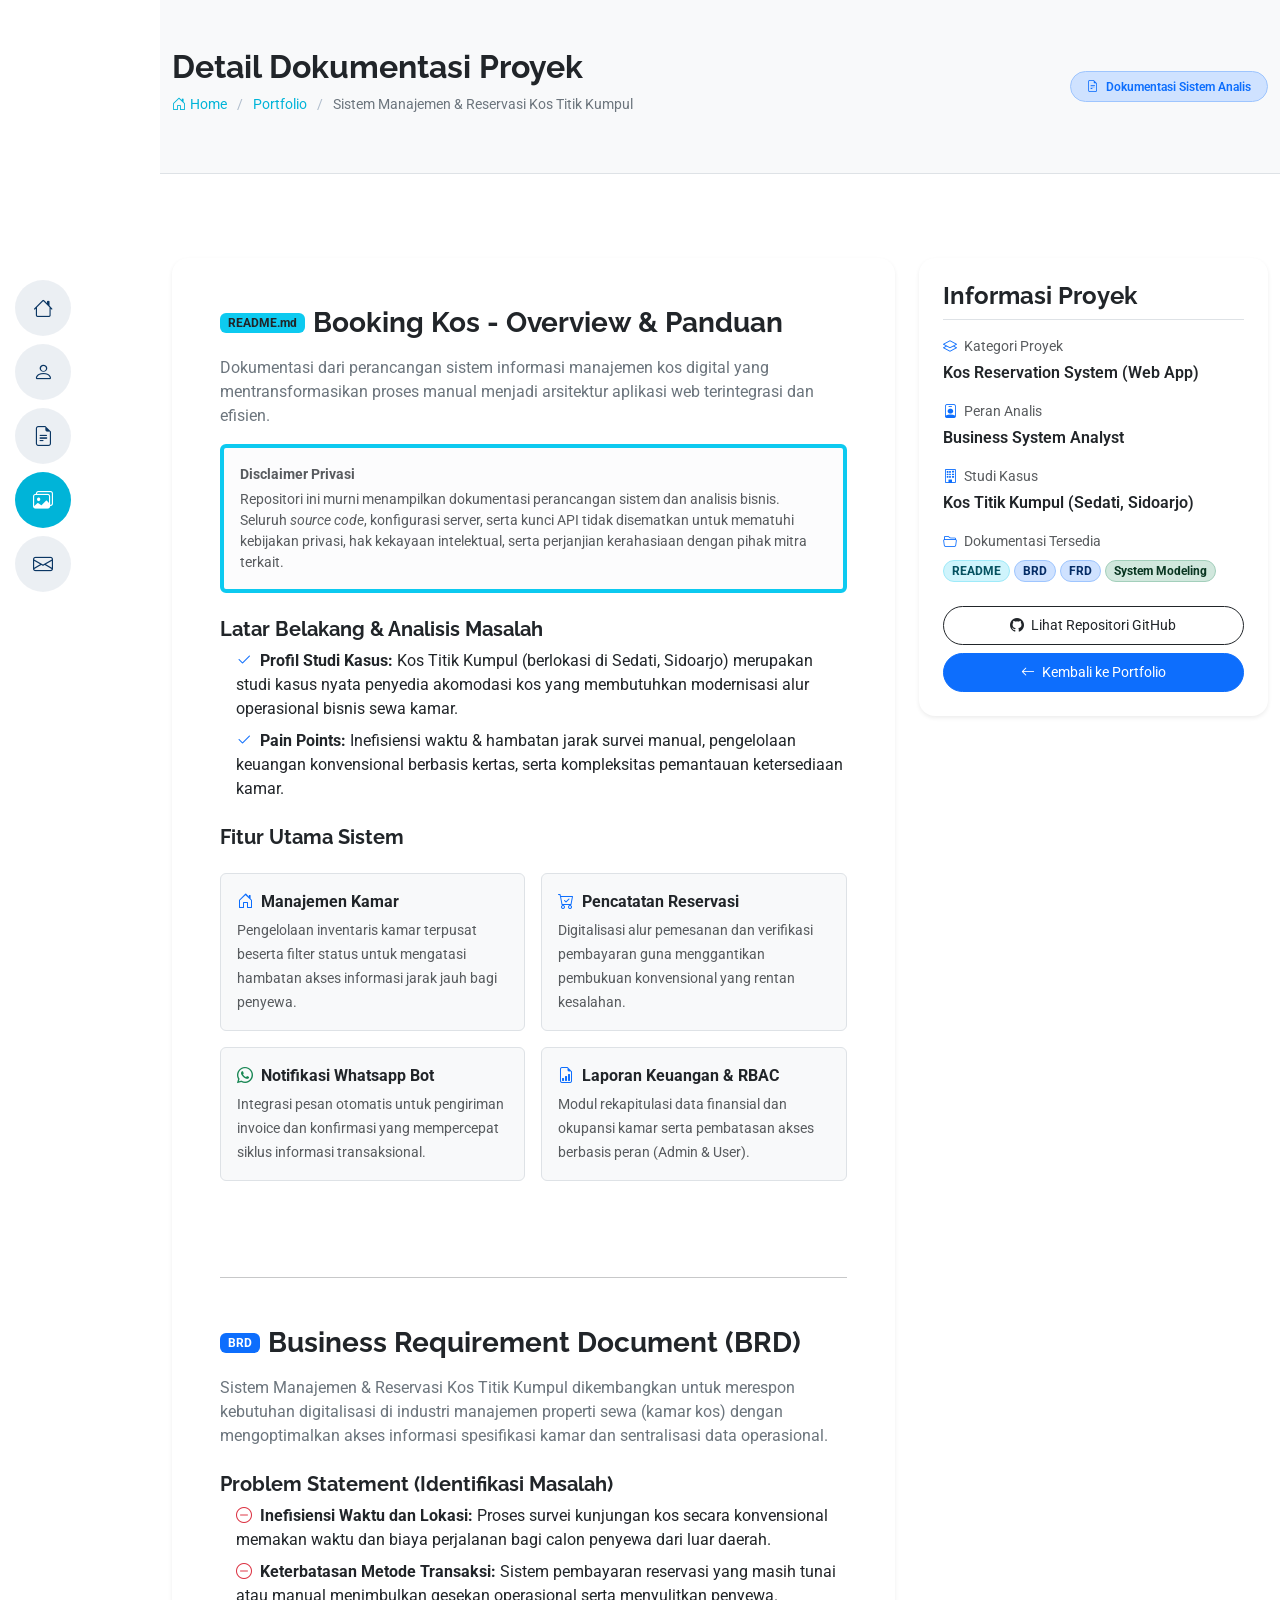
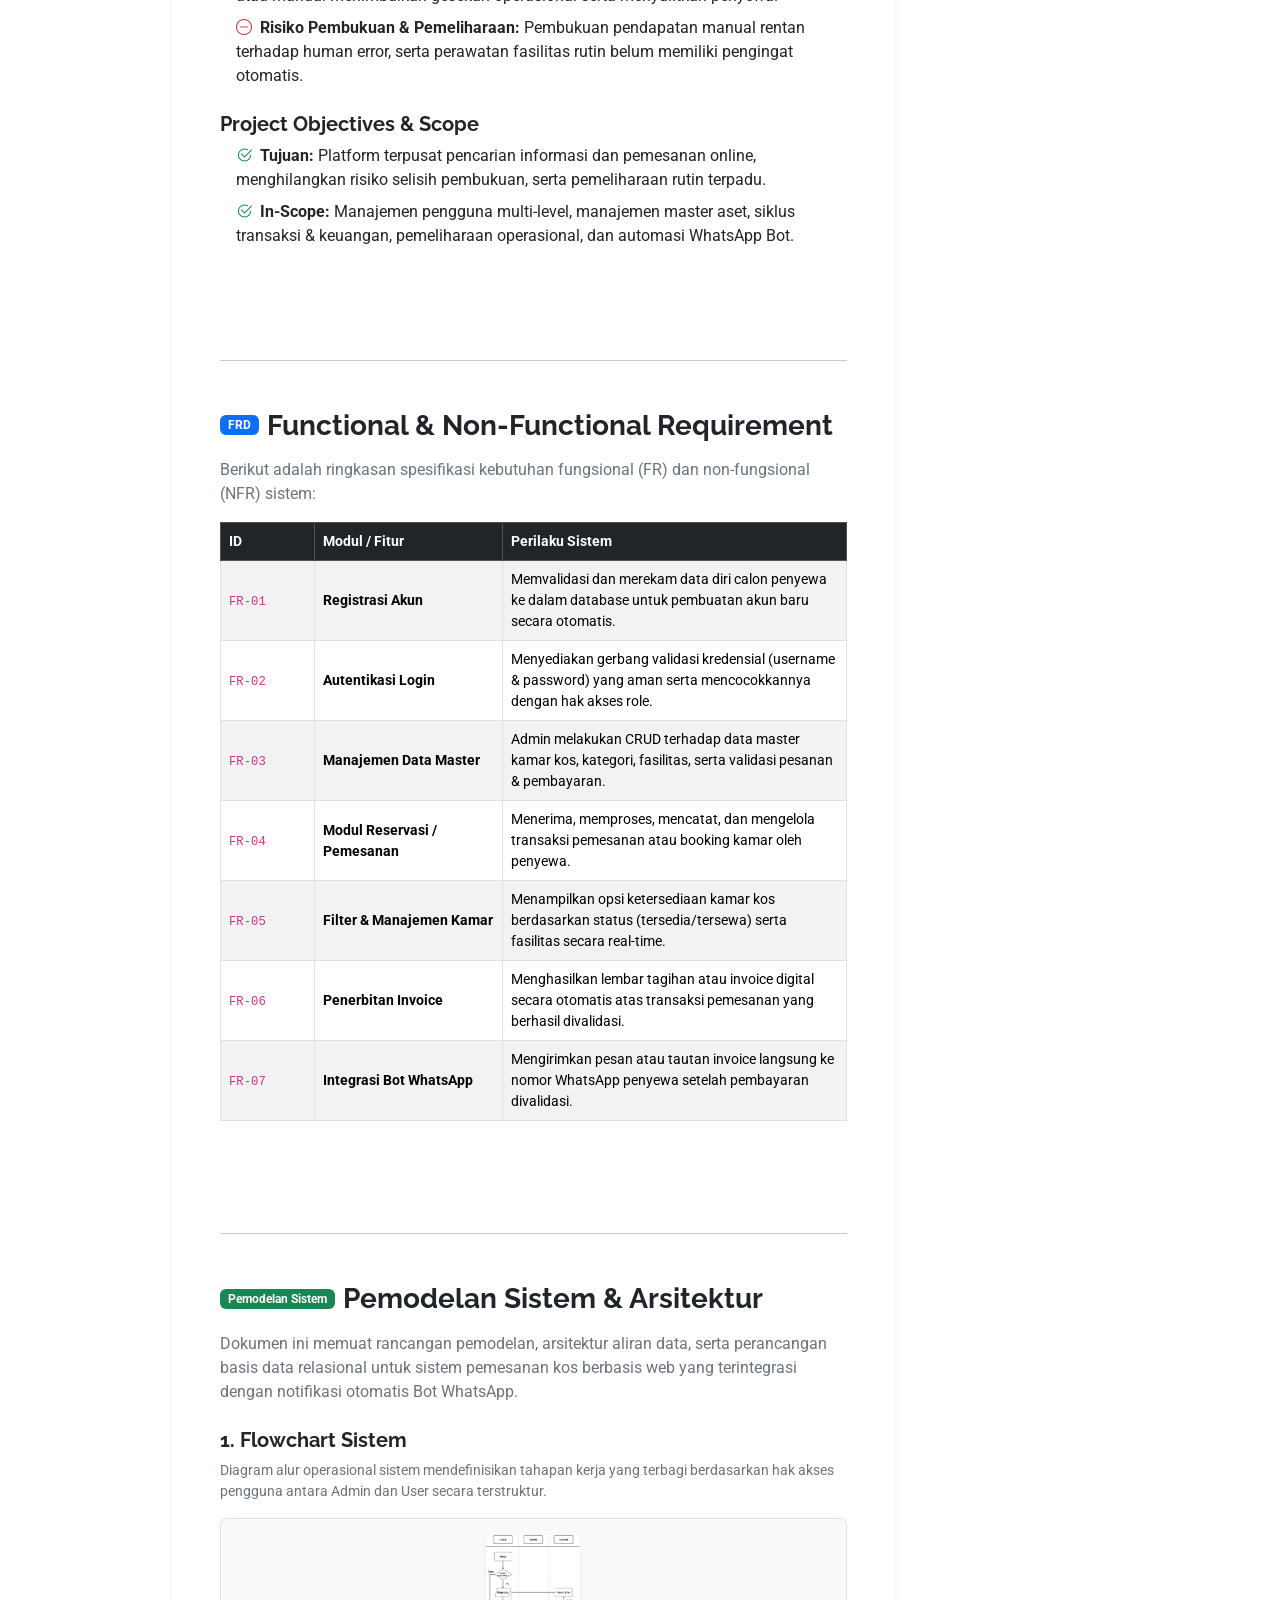
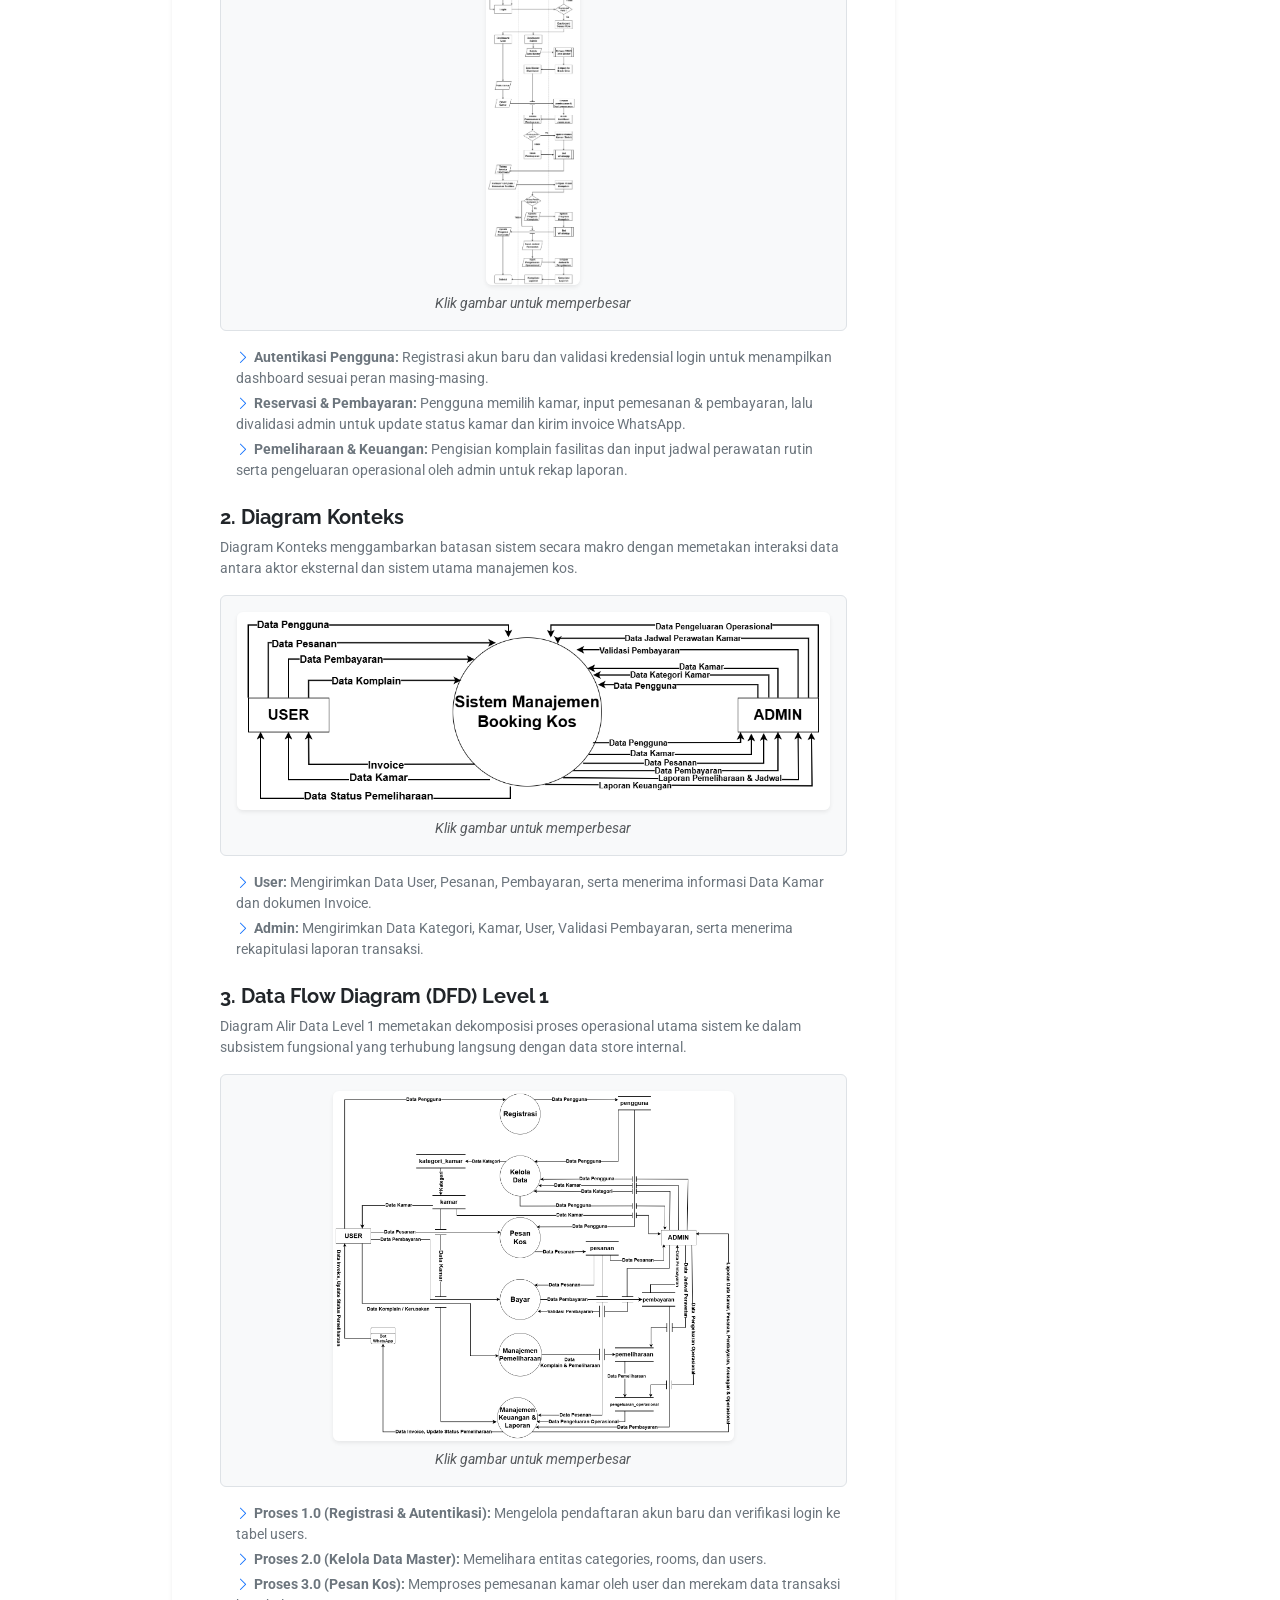
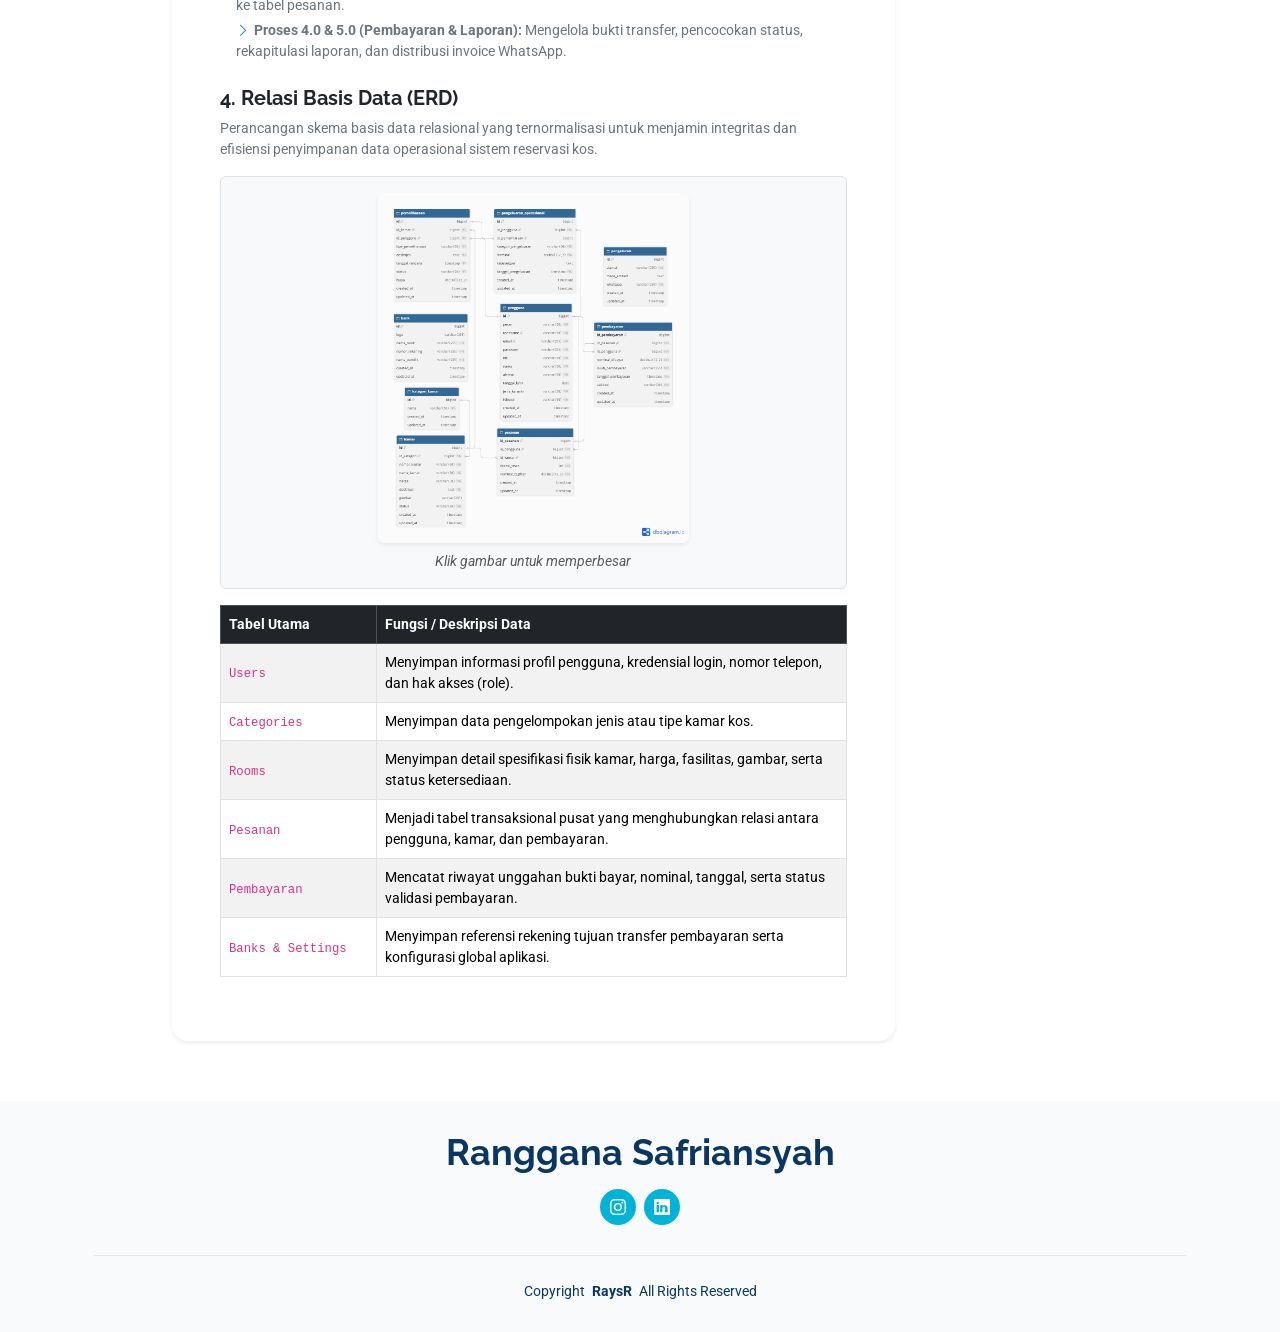
<file: booking-kos.html>
<!DOCTYPE html>
<html lang="en">

<head>
  <meta charset="utf-8">
  <meta content="width=device-width, initial-scale=1.0" name="viewport">
  <title>Detail Portofolio - Sistem Manajemen &amp; Reservasi Kos Titik Kumpul</title>
  <meta content="Detail dokumentasi teknis, BRD, FRD, dan pemodelan sistem Manajemen & Reservasi Kos Titik Kumpul" name="description">
  <meta content="Business System Analyst, Portfolio, Dokumentasi, Booking Kos, Reservasi Kos" name="keywords">

  <!-- Favicons -->
  <link href="assets/img/favicon.png" rel="icon">
  <link href="assets/img/apple-touch-icon.png" rel="apple-touch-icon">

  <!-- Fonts -->
  <link href="https://fonts.googleapis.com" rel="preconnect">
  <link href="https://fonts.gstatic.com" rel="preconnect" crossorigin>
  <link href="https://fonts.googleapis.com/css2?family=Roboto:ital,wght@0,100;0,300;0,400;0,500;0,700;0,900;1,100;1,300;1,400;1,500;1,700;1,900&family=Poppins:ital,wght@0,100;0,200;0,300;0,400;0,500;0,600;0,700;0,800;0,900;1,100;1,200;1,300;1,400;1,500;1,600;1,700;1,800;1,900&family=Raleway:ital,wght@0,100;0,200;0,300;0,400;0,500;0,600;0,700;0,800;0,900;1,100;1,200;1,300;1,400;1,500;1,600;1,700;1,800;1,900&display=swap" rel="stylesheet">

  <!-- Vendor CSS Files -->
  <link href="assets/vendor/bootstrap/css/bootstrap.min.css" rel="stylesheet">
  <link href="assets/vendor/bootstrap-icons/bootstrap-icons.css" rel="stylesheet">
  <link href="assets/vendor/aos/aos.css" rel="stylesheet">
  <link href="assets/vendor/glightbox/css/glightbox.min.css" rel="stylesheet">
  <link href="assets/vendor/swiper/swiper-bundle.min.css" rel="stylesheet">

  <!-- Main CSS File -->
  <link href="assets/css/main.css" rel="stylesheet">
</head>

<body class="portfolio-details-page">

  <!-- ======= Header ======= -->
  <header id="header" class="header d-flex flex-column justify-content-center">
    <i class="header-toggle d-xl-none bi bi-list"></i>
    <nav id="navmenu" class="navmenu">
      <ul>
        <li><a href="index.html#hero"><i class="bi bi-house navicon"></i><span>Home</span></a></li>
        <li><a href="index.html#about"><i class="bi bi-person navicon"></i><span>About</span></a></li>
        <li><a href="index.html#resume"><i class="bi bi-file-earmark-text navicon"></i><span>Resume</span></a></li>
        <li><a href="index.html#portfolio" class="active"><i class="bi bi-images navicon"></i><span>Portfolio</span></a></li>
        <li><a href="index.html#contact"><i class="bi bi-envelope navicon"></i><span>Contact</span></a></li>
      </ul>
    </nav>
  </header><!-- End Header -->

  <main class="main">

    <!-- Page Title Modern (Tidak Kaku) -->
    <div class="page-title py-5 bg-light border-bottom mb-4" data-aos="fade">
      <div class="container d-flex flex-column flex-md-row justify-content-between align-items-md-center">
        <div>
          <h1 class="fw-bold text-dark mb-2 fs-2">Detail Dokumentasi Proyek</h1>
          <nav class="breadcrumbs">
            <ol class="breadcrumb mb-0">
              <li class="breadcrumb-item"><a href="index.html" class="text-decoration-none"><i class="bi bi-house-door me-1"></i>Home</a></li>
              <li class="breadcrumb-item"><a href="index.html#portfolio" class="text-decoration-none">Portfolio</a></li>
              <li class="breadcrumb-item active text-secondary" aria-current="page">Sistem Manajemen &amp; Reservasi Kos Titik Kumpul</li>
            </ol>
          </nav>
        </div>
        <div class="mt-3 mt-md-0">
          <span class="badge bg-primary-subtle text-primary border border-primary-subtle px-3 py-2 rounded-pill fw-semibold">
            <i class="bi bi-file-earmark-text me-1"></i> Dokumentasi Sistem Analis
          </span>
        </div>
      </div>
    </div><!-- End Page Title -->

    <!-- Portfolio Details Section -->
    <section id="portfolio-details" class="portfolio-details section">
      <div class="container" data-aos="fade-up">

        <div class="row gy-4">

          <!-- Kolom Konten Utama Dokumentasi -->
          <div class="col-lg-8">
            <div class="portfolio-description card border-0 shadow-sm p-4 p-md-5 bg-white rounded-4">
              
              <!-- Bagian 1: README.md -->
              <div class="doc-section mb-5">
                <div class="d-flex align-items-center mb-3">
                  <span class="badge bg-info text-dark px-2 py-1 me-2">README.md</span>
                  <h2 class="fw-bold text-dark m-0 fs-3">Booking Kos - Overview &amp; Panduan</h2>
                </div>
                <p class="text-secondary">
                  Dokumentasi dari perancangan sistem informasi manajemen kos digital yang mentransformasikan proses manual menjadi arsitektur aplikasi web terintegrasi dan efisien.
                </p>
                <div class="alert alert-light border-start border-4 border-info p-3 my-3">
                  <small class="text-muted d-block fw-bold mb-1">Disclaimer Privasi</small>
                  <p class="small text-muted mb-0">Repositori ini murni menampilkan dokumentasi perancangan sistem dan analisis bisnis. Seluruh <em>source code</em>, konfigurasi server, serta kunci API tidak disematkan untuk mematuhi kebijakan privasi, hak kekayaan intelektual, serta perjanjian kerahasiaan dengan pihak mitra terkait.</p>
                </div>
                
                <h5 class="fw-bold text-dark mt-4">Latar Belakang &amp; Analisis Masalah</h5>
                <ul class="list-unstyled ps-3">
                  <li class="mb-2"><i class="bi bi-check2 text-primary me-2"></i><strong>Profil Studi Kasus:</strong> Kos Titik Kumpul (berlokasi di Sedati, Sidoarjo) merupakan studi kasus nyata penyedia akomodasi kos yang membutuhkan modernisasi alur operasional bisnis sewa kamar.</li>
                  <li class="mb-2"><i class="bi bi-check2 text-primary me-2"></i><strong>Pain Points:</strong> Inefisiensi waktu &amp; hambatan jarak survei manual, pengelolaan keuangan konvensional berbasis kertas, serta kompleksitas pemantauan ketersediaan kamar.</li>
                </ul>

                <h5 class="fw-bold text-dark mt-4">Fitur Utama Sistem</h5>
                <div class="row g-3 mt-2">
                  <div class="col-md-6">
                    <div class="p-3 border rounded bg-light h-100">
                      <strong class="text-dark d-block mb-1"><i class="bi bi-house-door text-primary me-2"></i>Manajemen Kamar</strong>
                      <span class="small text-muted">Pengelolaan inventaris kamar terpusat beserta filter status untuk mengatasi hambatan akses informasi jarak jauh bagi penyewa.</span>
                    </div>
                  </div>
                  <div class="col-md-6">
                    <div class="p-3 border rounded bg-light h-100">
                      <strong class="text-dark d-block mb-1"><i class="bi bi-cart-check text-primary me-2"></i>Pencatatan Reservasi</strong>
                      <span class="small text-muted">Digitalisasi alur pemesanan dan verifikasi pembayaran guna menggantikan pembukuan konvensional yang rentan kesalahan.</span>
                    </div>
                  </div>
                  <div class="col-md-6 mt-3">
                    <div class="p-3 border rounded bg-light h-100">
                      <strong class="text-dark d-block mb-1"><i class="bi bi-whatsapp text-success me-2"></i>Notifikasi Whatsapp Bot</strong>
                      <span class="small text-muted">Integrasi pesan otomatis untuk pengiriman invoice dan konfirmasi yang mempercepat siklus informasi transaksional.</span>
                    </div>
                  </div>
                  <div class="col-md-6 mt-3">
                    <div class="p-3 border rounded bg-light h-100">
                      <strong class="text-dark d-block mb-1"><i class="bi bi-file-earmark-bar-graph text-primary me-2"></i>Laporan Keuangan &amp; RBAC</strong>
                      <span class="small text-muted">Modul rekapitulasi data finansial dan okupansi kamar serta pembatasan akses berbasis peran (Admin &amp; User).</span>
                    </div>
                  </div>
                </div>
              </div>

              <hr class="my-5">

              <!-- Bagian 2: BRD.md -->
              <div class="doc-section mb-5">
                <div class="d-flex align-items-center mb-3">
                  <span class="badge bg-primary px-2 py-1 me-2">BRD</span>
                  <h2 class="fw-bold text-dark m-0 fs-3">Business Requirement Document (BRD)</h2>
                </div>
                <p class="text-secondary">
                  Sistem Manajemen &amp; Reservasi Kos Titik Kumpul dikembangkan untuk merespon kebutuhan digitalisasi di industri manajemen properti sewa (kamar kos) dengan mengoptimalkan akses informasi spesifikasi kamar dan sentralisasi data operasional.
                </p>

                <h5 class="fw-bold text-dark mt-4">Problem Statement (Identifikasi Masalah)</h5>
                <ul class="list-unstyled ps-3">
                  <li class="mb-2"><i class="bi bi-dash-circle text-danger me-2"></i><strong>Inefisiensi Waktu dan Lokasi:</strong> Proses survei kunjungan kos secara konvensional memakan waktu dan biaya perjalanan bagi calon penyewa dari luar daerah.</li>
                  <li class="mb-2"><i class="bi bi-dash-circle text-danger me-2"></i><strong>Keterbatasan Metode Transaksi:</strong> Sistem pembayaran reservasi yang masih tunai atau manual menimbulkan gesekan operasional serta menyulitkan penyewa.</li>
                  <li class="mb-2"><i class="bi bi-dash-circle text-danger me-2"></i><strong>Risiko Pembukuan &amp; Pemeliharaan:</strong> Pembukuan pendapatan manual rentan terhadap human error, serta perawatan fasilitas rutin belum memiliki pengingat otomatis.</li>
                </ul>

                <h5 class="fw-bold text-dark mt-4">Project Objectives &amp; Scope</h5>
                <ul class="list-unstyled ps-3">
                  <li class="mb-2"><i class="bi bi-check2-circle text-success me-2"></i><strong>Tujuan:</strong> Platform terpusat pencarian informasi dan pemesanan online, menghilangkan risiko selisih pembukuan, serta pemeliharaan rutin terpadu.</li>
                  <li class="mb-2"><i class="bi bi-check2-circle text-success me-2"></i><strong>In-Scope:</strong> Manajemen pengguna multi-level, manajemen master aset, siklus transaksi &amp; keuangan, pemeliharaan operasional, dan automasi WhatsApp Bot.</li>
                </ul>
              </div>

              <hr class="my-5">

              <!-- Bagian 3: FRD.md -->
              <div class="doc-section mb-5">
                <div class="d-flex align-items-center mb-3">
                  <span class="badge bg-primary px-2 py-1 me-2">FRD</span>
                  <h2 class="fw-bold text-dark m-0 fs-3">Functional &amp; Non-Functional Requirement</h2>
                </div>
                <p class="text-secondary">Berikut adalah ringkasan spesifikasi kebutuhan fungsional (FR) dan non-fungsional (NFR) sistem:</p>
                <div class="table-responsive">
                  <table class="table table-bordered table-striped small align-middle">
                    <thead class="table-dark">
                      <tr>
                        <th style="width: 15%;">ID</th>
                        <th style="width: 30%;">Modul / Fitur</th>
                        <th style="width: 55%;">Perilaku Sistem</th>
                      </tr>
                    </thead>
                    <tbody>
                      <tr>
                        <td><code>FR-01</code></td>
                        <td><strong>Registrasi Akun</strong></td>
                        <td>Memvalidasi dan merekam data diri calon penyewa ke dalam database untuk pembuatan akun baru secara otomatis.</td>
                      </tr>
                      <tr>
                        <td><code>FR-02</code></td>
                        <td><strong>Autentikasi Login</strong></td>
                        <td>Menyediakan gerbang validasi kredensial (username &amp; password) yang aman serta mencocokkannya dengan hak akses role.</td>
                      </tr>
                      <tr>
                        <td><code>FR-03</code></td>
                        <td><strong>Manajemen Data Master</strong></td>
                        <td>Admin melakukan CRUD terhadap data master kamar kos, kategori, fasilitas, serta validasi pesanan &amp; pembayaran.</td>
                      </tr>
                      <tr>
                        <td><code>FR-04</code></td>
                        <td><strong>Modul Reservasi / Pemesanan</strong></td>
                        <td>Menerima, memproses, mencatat, dan mengelola transaksi pemesanan atau booking kamar oleh penyewa.</td>
                      </tr>
                      <tr>
                        <td><code>FR-05</code></td>
                        <td><strong>Filter &amp; Manajemen Kamar</strong></td>
                        <td>Menampilkan opsi ketersediaan kamar kos berdasarkan status (tersedia/tersewa) serta fasilitas secara real-time.</td>
                      </tr>
                      <tr>
                        <td><code>FR-06</code></td>
                        <td><strong>Penerbitan Invoice</strong></td>
                        <td>Menghasilkan lembar tagihan atau invoice digital secara otomatis atas transaksi pemesanan yang berhasil divalidasi.</td>
                      </tr>
                      <tr>
                        <td><code>FR-07</code></td>
                        <td><strong>Integrasi Bot WhatsApp</strong></td>
                        <td>Mengirimkan pesan atau tautan invoice langsung ke nomor WhatsApp penyewa setelah pembayaran divalidasi.</td>
                      </tr>
                    </tbody>
                  </table>
                </div>
              </div>

              <hr class="my-5">

              <!-- Bagian 4: system-modeling -->
              <div class="doc-section">
                <div class="d-flex align-items-center mb-3">
                  <span class="badge bg-success px-2 py-1 me-2">Pemodelan Sistem</span>
                  <h2 class="fw-bold text-dark m-0 fs-3">Pemodelan Sistem &amp; Arsitektur</h2>
                </div>
                <p class="text-secondary">
                  Dokumen ini memuat rancangan pemodelan, arsitektur aliran data, serta perancangan basis data relasional untuk sistem pemesanan kos berbasis web yang terintegrasi dengan notifikasi otomatis Bot WhatsApp.
                </p>

                <!-- 1. Flowchart -->
                <h5 class="fw-bold text-dark mt-4">1. Flowchart Sistem</h5>
                <p class="text-secondary small">Diagram alur operasional sistem mendefinisikan tahapan kerja yang terbagi berdasarkan hak akses pengguna antara Admin dan User secara terstruktur.</p>
                <div class="text-center my-3 p-3 bg-light rounded border">
                  <a href="assets/img/bookingkos/flowchart.png" class="glightbox" data-gallery="portfolio-gallery">
                    <img src="assets/img/bookingkos/flowchart.png" class="img-fluid rounded shadow-sm" alt="Flowchart Sistem" style="max-height: 350px;">
                  </a>
                  <span class="d-block text-muted small mt-2 fst-italic">Klik gambar untuk memperbesar</span>
                </div>
                <ul class="list-unstyled ps-3 small text-secondary">
                  <li class="mb-1"><i class="bi bi-chevron-right text-primary me-1"></i><strong>Autentikasi Pengguna:</strong> Registrasi akun baru dan validasi kredensial login untuk menampilkan dashboard sesuai peran masing-masing.</li>
                  <li class="mb-1"><i class="bi bi-chevron-right text-primary me-1"></i><strong>Reservasi &amp; Pembayaran:</strong> Pengguna memilih kamar, input pemesanan &amp; pembayaran, lalu divalidasi admin untuk update status kamar dan kirim invoice WhatsApp.</li>
                  <li class="mb-1"><i class="bi bi-chevron-right text-primary me-1"></i><strong>Pemeliharaan &amp; Keuangan:</strong> Pengisian komplain fasilitas dan input jadwal perawatan rutin serta pengeluaran operasional oleh admin untuk rekap laporan.</li>
                </ul>

                <!-- 2. Diagram Konteks -->
                <h5 class="fw-bold text-dark mt-4">2. Diagram Konteks</h5>
                <p class="text-secondary small">Diagram Konteks menggambarkan batasan sistem secara makro dengan memetakan interaksi data antara aktor eksternal dan sistem utama manajemen kos.</p>
                <div class="text-center my-3 p-3 bg-light rounded border">
                  <a href="assets/img/bookingkos/diagram-konteks.png" class="glightbox" data-gallery="portfolio-gallery">
                    <img src="assets/img/bookingkos/diagram-konteks.png" class="img-fluid rounded shadow-sm" alt="Diagram Konteks" style="max-height: 350px;">
                  </a>
                  <span class="d-block text-muted small mt-2 fst-italic">Klik gambar untuk memperbesar</span>
                </div>
                <ul class="list-unstyled ps-3 small text-secondary">
                  <li class="mb-1"><i class="bi bi-chevron-right text-primary me-1"></i><strong>User:</strong> Mengirimkan Data User, Pesanan, Pembayaran, serta menerima informasi Data Kamar dan dokumen Invoice.</li>
                  <li class="mb-1"><i class="bi bi-chevron-right text-primary me-1"></i><strong>Admin:</strong> Mengirimkan Data Kategori, Kamar, User, Validasi Pembayaran, serta menerima rekapitulasi laporan transaksi.</li>
                </ul>

                <!-- 3. DFD Level 1 -->
                <h5 class="fw-bold text-dark mt-4">3. Data Flow Diagram (DFD) Level 1</h5>
                <p class="text-secondary small">Diagram Alir Data Level 1 memetakan dekomposisi proses operasional utama sistem ke dalam subsistem fungsional yang terhubung langsung dengan data store internal.</p>
                <div class="text-center my-3 p-3 bg-light rounded border">
                  <a href="assets/img/bookingkos/DFD.png" class="glightbox" data-gallery="portfolio-gallery">
                    <img src="assets/img/bookingkos/DFD.png" class="img-fluid rounded shadow-sm" alt="Data Flow Diagram" style="max-height: 350px;">
                  </a>
                  <span class="d-block text-muted small mt-2 fst-italic">Klik gambar untuk memperbesar</span>
                </div>
                <ul class="list-unstyled ps-3 small text-secondary">
                  <li class="mb-1"><i class="bi bi-chevron-right text-primary me-1"></i><strong>Proses 1.0 (Registrasi &amp; Autentikasi):</strong> Mengelola pendaftaran akun baru dan verifikasi login ke tabel users.</li>
                  <li class="mb-1"><i class="bi bi-chevron-right text-primary me-1"></i><strong>Proses 2.0 (Kelola Data Master):</strong> Memelihara entitas categories, rooms, dan users.</li>
                  <li class="mb-1"><i class="bi bi-chevron-right text-primary me-1"></i><strong>Proses 3.0 (Pesan Kos):</strong> Memproses pemesanan kamar oleh user dan merekam data transaksi ke tabel pesanan.</li>
                  <li class="mb-1"><i class="bi bi-chevron-right text-primary me-1"></i><strong>Proses 4.0 &amp; 5.0 (Pembayaran &amp; Laporan):</strong> Mengelola bukti transfer, pencocokan status, rekapitulasi laporan, dan distribusi invoice WhatsApp.</li>
                </ul>

                <!-- 4. Relasi Basis Data -->
                <h5 class="fw-bold text-dark mt-4">4. Relasi Basis Data (ERD)</h5>
                <p class="text-secondary small">Perancangan skema basis data relasional yang ternormalisasi untuk menjamin integritas dan efisiensi penyimpanan data operasional sistem reservasi kos.</p>
                <div class="text-center my-3 p-3 bg-light rounded border">
                  <a href="assets/img/bookingkos/basis-data.png" class="glightbox" data-gallery="portfolio-gallery">
                    <img src="assets/img/bookingkos/basis-data.png" class="img-fluid rounded shadow-sm" alt="Basis Data" style="max-height: 350px;">
                  </a>
                  <span class="d-block text-muted small mt-2 fst-italic">Klik gambar untuk memperbesar</span>
                </div>
                
                <div class="table-responsive mt-3">
                  <table class="table table-bordered table-striped small align-middle">
                    <thead class="table-dark">
                      <tr>
                        <th style="width: 25%;">Tabel Utama</th>
                        <th style="width: 75%;">Fungsi / Deskripsi Data</th>
                      </tr>
                    </thead>
                    <tbody>
                      <tr>
                        <td><code>Users</code></td>
                        <td>Menyimpan informasi profil pengguna, kredensial login, nomor telepon, dan hak akses (role).</td>
                      </tr>
                      <tr>
                        <td><code>Categories</code></td>
                        <td>Menyimpan data pengelompokan jenis atau tipe kamar kos.</td>
                      </tr>
                      <tr>
                        <td><code>Rooms</code></td>
                        <td>Menyimpan detail spesifikasi fisik kamar, harga, fasilitas, gambar, serta status ketersediaan.</td>
                      </tr>
                      <tr>
                        <td><code>Pesanan</code></td>
                        <td>Menjadi tabel transaksional pusat yang menghubungkan relasi antara pengguna, kamar, dan pembayaran.</td>
                      </tr>
                      <tr>
                        <td><code>Pembayaran</code></td>
                        <td>Mencatat riwayat unggahan bukti bayar, nominal, tanggal, serta status validasi pembayaran.</td>
                      </tr>
                      <tr>
                        <td><code>Banks &amp; Settings</code></td>
                        <td>Menyimpan referensi rekening tujuan transfer pembayaran serta konfigurasi global aplikasi.</td>
                      </tr>
                    </tbody>
                  </table>
                </div>

              </div>

            </div>
          </div><!-- End Kolom Konten Utama -->

          <!-- Kolom Sidebar Informasi Proyek -->
          <div class="col-lg-4">
            <div class="portfolio-info card border-0 shadow-sm p-4 bg-white rounded-4 sticky-top" style="top: 30px;">
              <h4 class="fw-bold text-dark mb-3 pb-2 border-bottom">Informasi Proyek</h4>
              
              <div class="mb-3">
                <span class="text-muted small d-block mb-1"><i class="bi bi-layers text-primary me-1"></i> Kategori Proyek</span>
                <span class="text-dark fw-semibold">Kos Reservation System (Web App)</span>
              </div>

              <div class="mb-3">
                <span class="text-muted small d-block mb-1"><i class="bi bi-person-badge text-primary me-1"></i> Peran Analis</span>
                <span class="text-dark fw-semibold">Business System Analyst</span>
              </div>

              <div class="mb-3">
                <span class="text-muted small d-block mb-1"><i class="bi bi-building text-primary me-1"></i> Studi Kasus</span>
                <span class="text-dark fw-semibold">Kos Titik Kumpul (Sedati, Sidoarjo)</span>
              </div>

              <div class="mb-4">
                <span class="text-muted small d-block mb-2"><i class="bi bi-folder2-open text-primary me-1"></i> Dokumentasi Tersedia</span>
                <div class="d-flex flex-wrap gap-1">
                  <span class="badge bg-info-subtle text-info-emphasis border border-info-subtle px-2 py-1 rounded-pill small">README</span>
                  <span class="badge bg-primary-subtle text-primary-emphasis border border-primary-subtle px-2 py-1 rounded-pill small">BRD</span>
                  <span class="badge bg-primary-subtle text-primary-emphasis border border-primary-subtle px-2 py-1 rounded-pill small">FRD</span>
                  <span class="badge bg-success-subtle text-success-emphasis border border-success-subtle px-2 py-1 rounded-pill small">System Modeling</span>
                </div>
              </div>

              <div class="d-grid gap-2">
                <a href="https://github.com/raysr72/manajemen-booking-kos.git" target="_blank" class="btn btn-outline-dark btn-sm rounded-pill py-2"><i class="bi bi-github me-1"></i> Lihat Repositori GitHub</a>
                <a href="index.html#portfolio" class="btn btn-primary btn-sm rounded-pill py-2"><i class="bi bi-arrow-left me-1"></i> Kembali ke Portfolio</a>
              </div>
            </div>
          </div><!-- End Sidebar Informasi -->

        </div>

      </div>
    </section><!-- End Portfolio Details Section -->

  </main>

  <!-- ======= Footer ======= -->
  <footer id="footer" class="footer position-relative light-background">
    <div class="container">
      <h3 class="sitename">Ranggana Safriansyah</h3>
      <div class="social-links d-flex justify-content-center">
        <a href="https://www.instagram.com/ra_ysr"><i class="bi bi-instagram"></i></a>
        <a href="https://www.linkedin.com/in/rangga-yanuar-748ab0427"><i class="bi bi-linkedin"></i></a>
      </div>
      <div class="container">
        <div class="copyright">
          <span>Copyright</span> <strong class="px-1 sitename">RaysR</strong> <span>All Rights Reserved</span>
        </div>
      </div>
    </div>
  </footer><!-- End Footer -->

  <!-- Scroll Top -->
  <a href="#" id="scroll-top" class="scroll-top d-flex align-items-center justify-content-center"><i class="bi bi-arrow-up-short"></i></a>

  <!-- Preloader -->
  <div id="preloader"></div>

  <!-- Vendor JS Files -->
  <script src="assets/vendor/bootstrap/js/bootstrap.bundle.min.js"></script>
  <script src="assets/vendor/php-email-form/validate.js"></script>
  <script src="assets/vendor/aos/aos.js"></script>
  <script src="assets/vendor/typed.js/typed.umd.js"></script>
  <script src="assets/vendor/purecounter/purecounter_vanilla.js"></script>
  <script src="assets/vendor/waypoints/noframework.waypoints.js"></script>
  <script src="assets/vendor/glightbox/js/glightbox.min.js"></script>
  <script src="assets/vendor/imagesloaded/imagesloaded.pkgd.min.js"></script>
  <script src="assets/vendor/isotope-layout/isotope.pkgd.min.js"></script>
  <script src="assets/vendor/swiper/swiper-bundle.min.js"></script>

  <!-- Main JS File -->
  <script src="assets/js/main.js"></script>

</body>

</html>
</file>
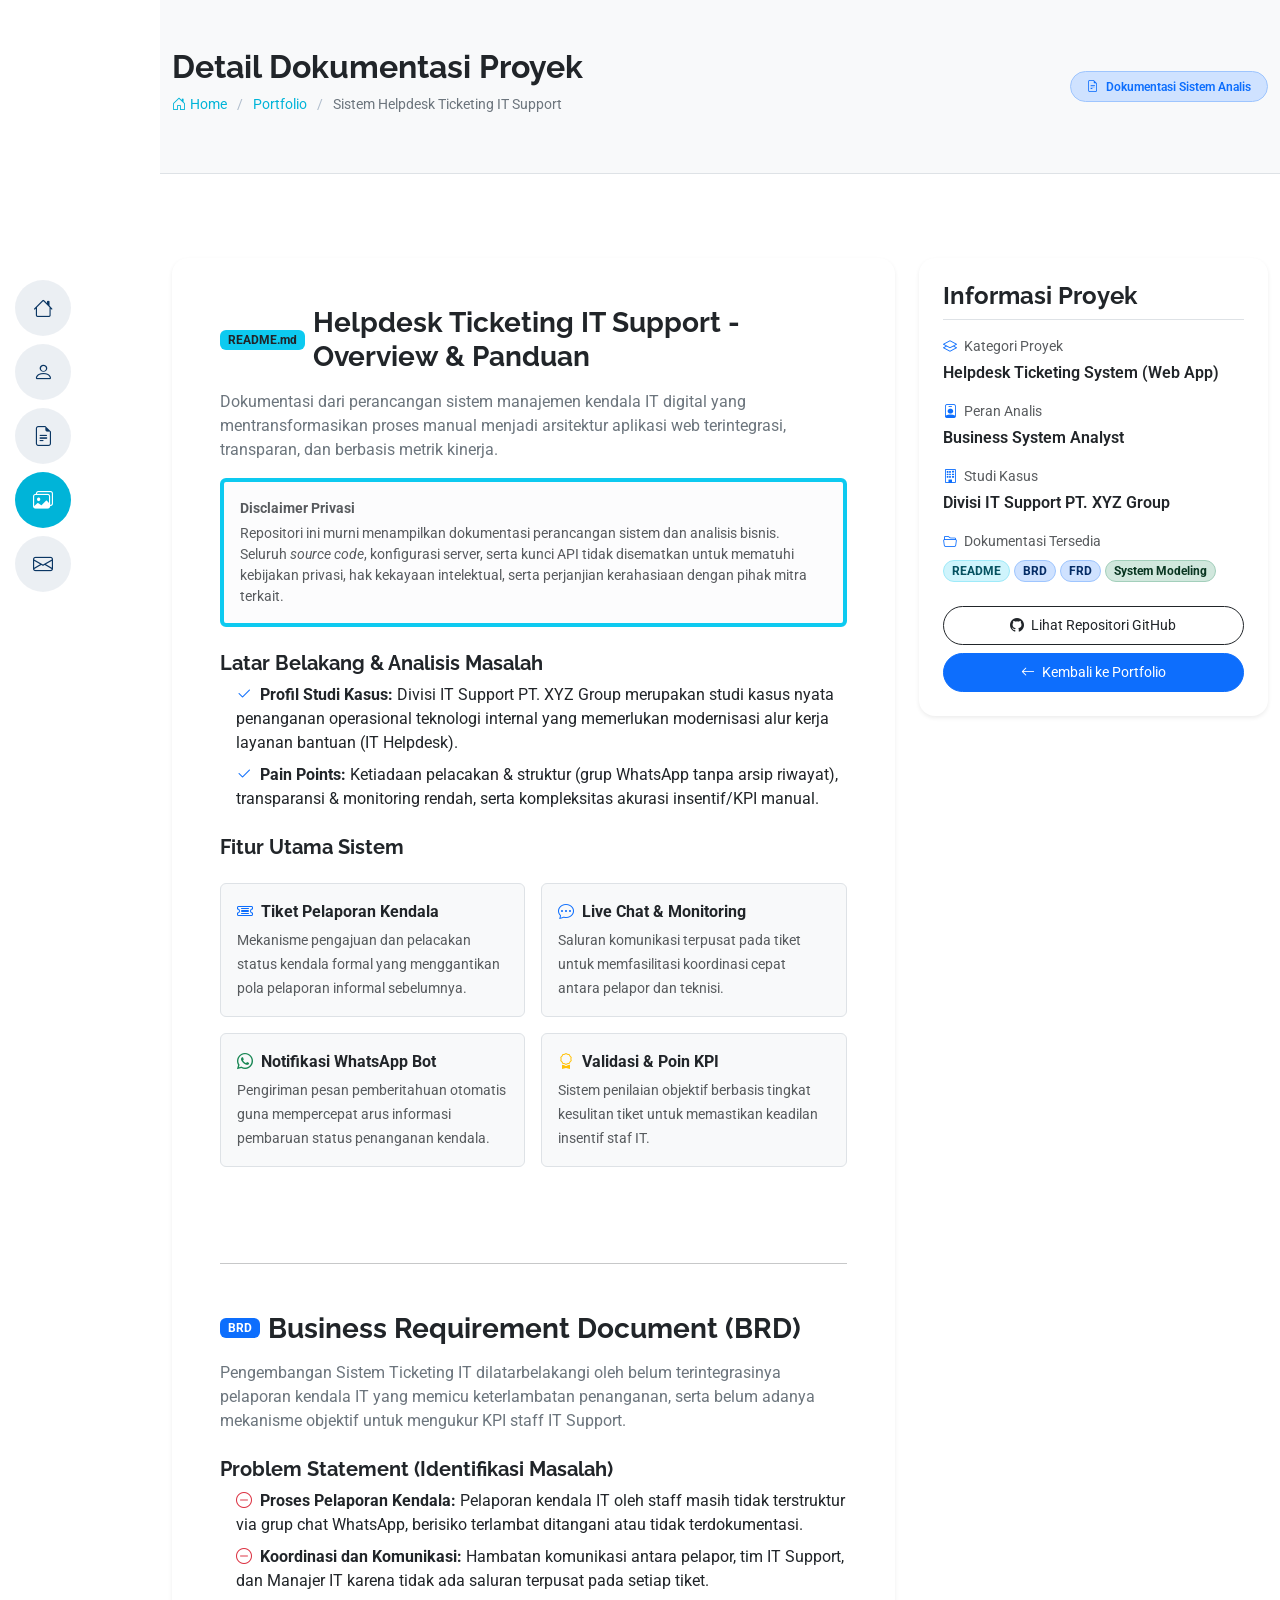
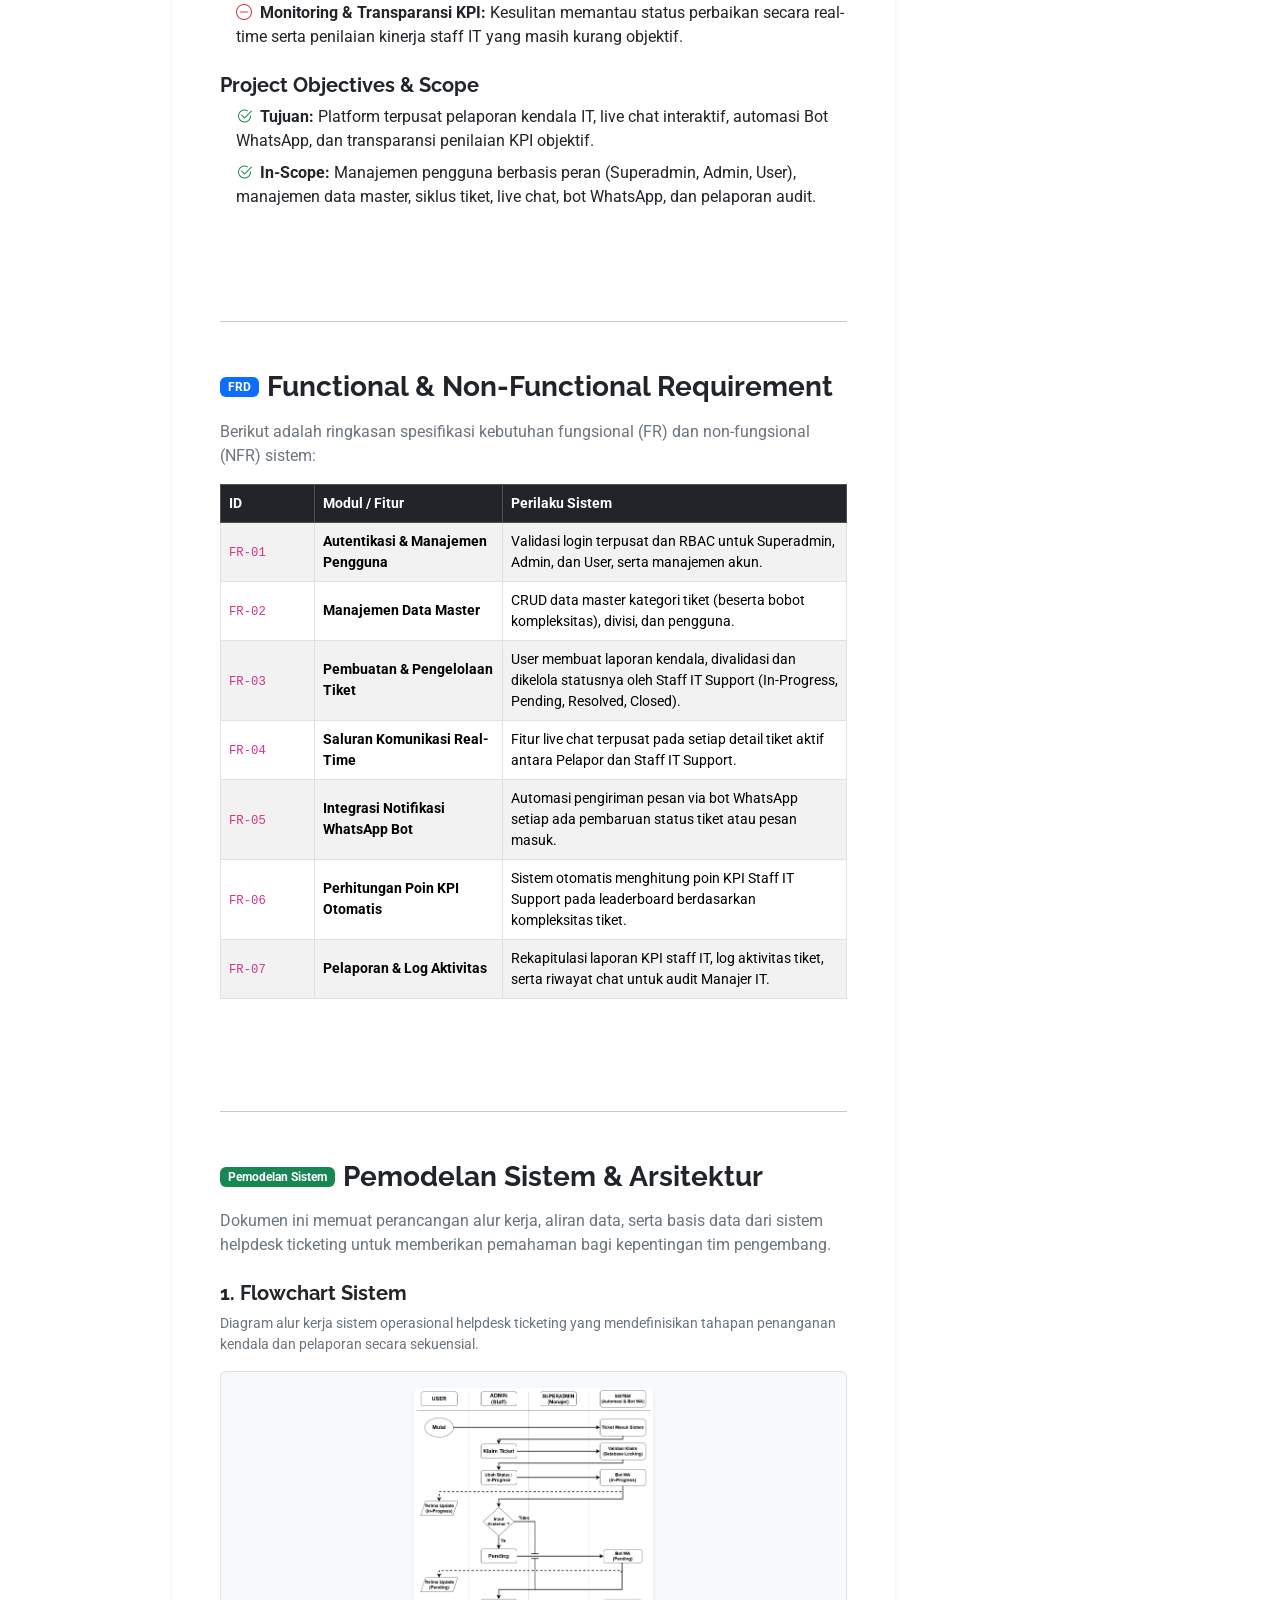
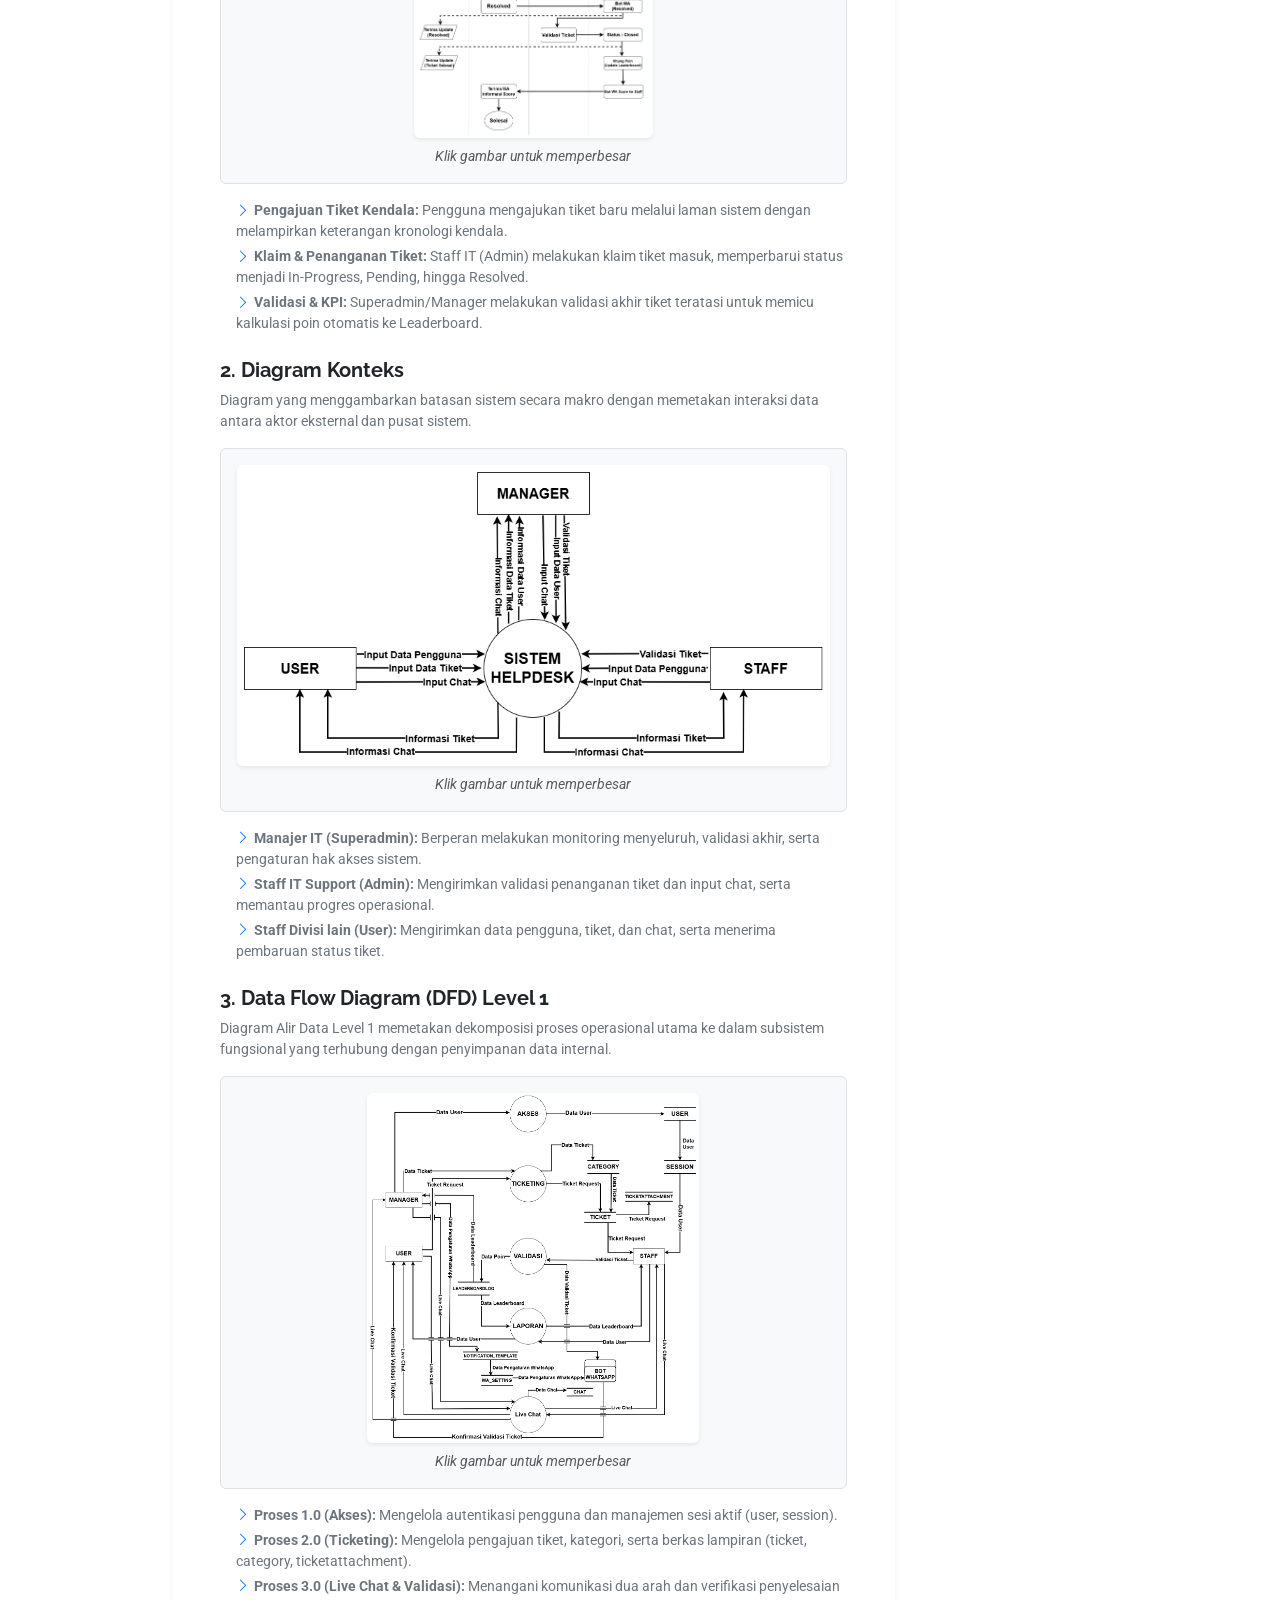
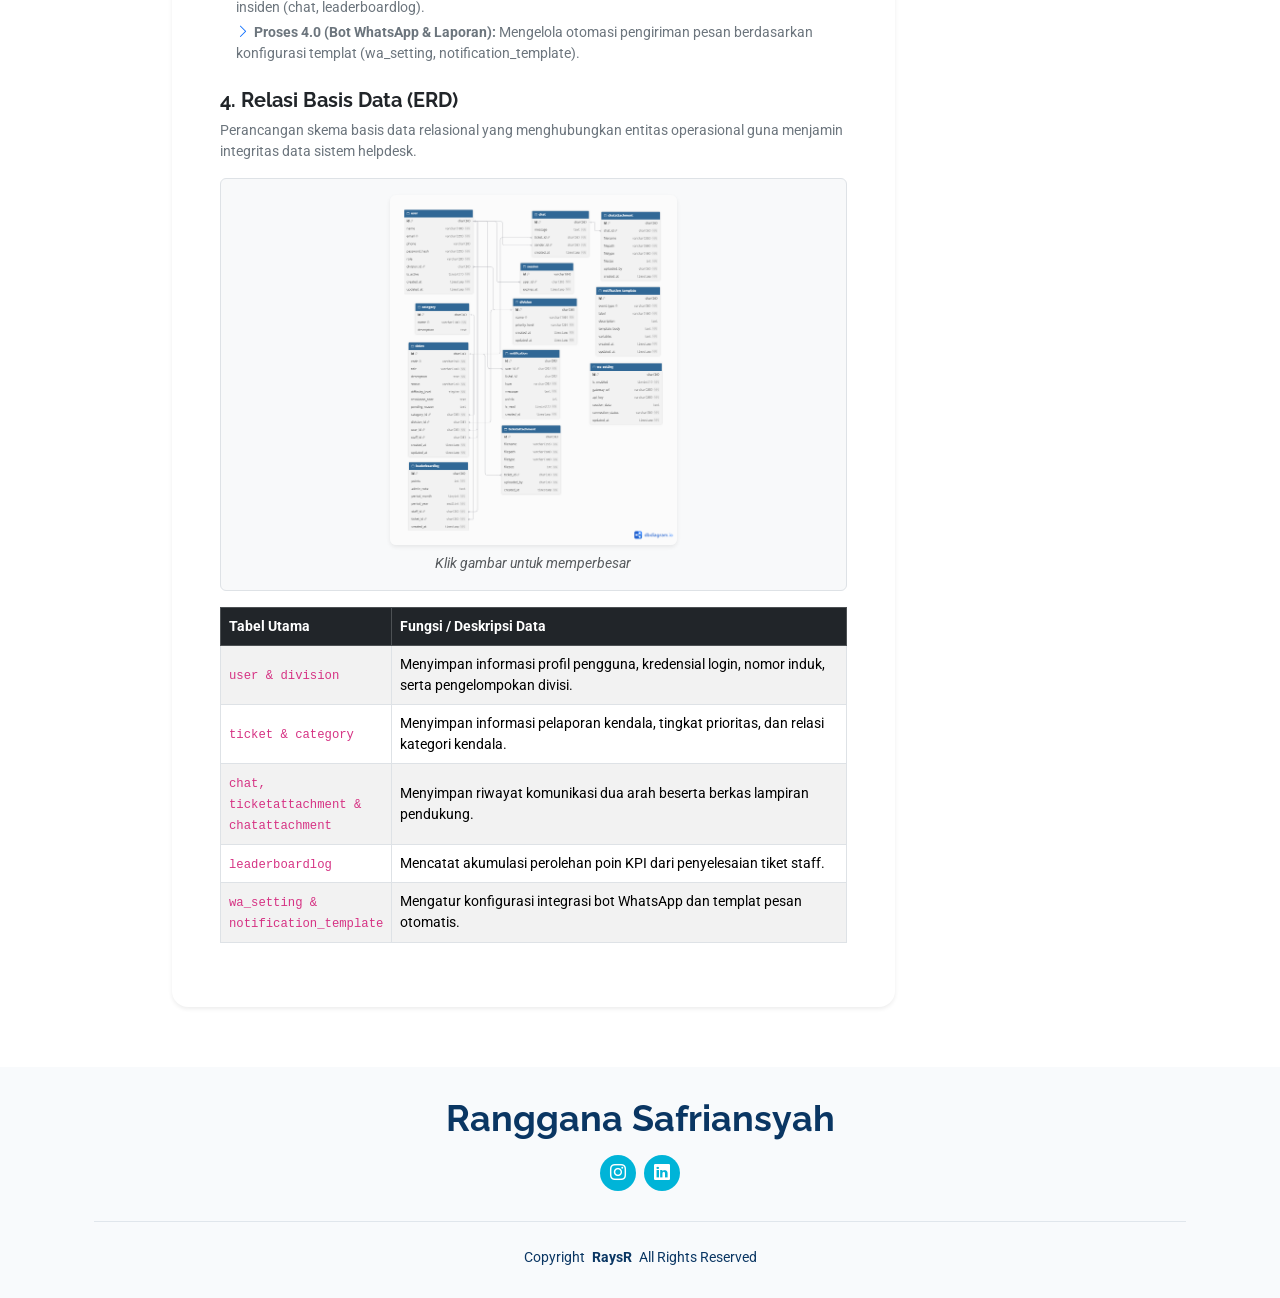
<file: helpdesk-ticketing.html>
<!DOCTYPE html>
<html lang="en">

<head>
  <meta charset="utf-8">
  <meta content="width=device-width, initial-scale=1.0" name="viewport">
  <title>Detail Portofolio - Sistem Helpdesk Ticketing IT Support</title>
  <meta content="Detail dokumentasi teknis, BRD, FRD, dan pemodelan sistem Helpdesk Ticketing IT Support" name="description">
  <meta content="Business System Analyst, Portfolio, Dokumentasi, Helpdesk Ticketing, IT Support" name="keywords">

  <!-- Favicons -->
  <link href="assets/img/favicon.png" rel="icon">
  <link href="assets/img/apple-touch-icon.png" rel="apple-touch-icon">

  <!-- Fonts -->
  <link href="https://fonts.googleapis.com" rel="preconnect">
  <link href="https://fonts.gstatic.com" rel="preconnect" crossorigin>
  <link href="https://fonts.googleapis.com/css2?family=Roboto:ital,wght@0,100;0,300;0,400;0,500;0,700;0,900;1,100;1,300;1,400;1,500;1,700;1,900&family=Poppins:ital,wght@0,100;0,200;0,300;0,400;0,500;0,600;0,700;0,800;0,900;1,100;1,200;1,300;1,400;1,500;1,600;1,700;1,800;1,900&family=Raleway:ital,wght@0,100;0,200;0,300;0,400;0,500;0,600;0,700;0,800;0,900;1,100;1,200;1,300;1,400;1,500;1,600;1,700;1,800;1,900&display=swap" rel="stylesheet">

  <!-- Vendor CSS Files -->
  <link href="assets/vendor/bootstrap/css/bootstrap.min.css" rel="stylesheet">
  <link href="assets/vendor/bootstrap-icons/bootstrap-icons.css" rel="stylesheet">
  <link href="assets/vendor/aos/aos.css" rel="stylesheet">
  <link href="assets/vendor/glightbox/css/glightbox.min.css" rel="stylesheet">
  <link href="assets/vendor/swiper/swiper-bundle.min.css" rel="stylesheet">

  <!-- Main CSS File -->
  <link href="assets/css/main.css" rel="stylesheet">
</head>

<body class="portfolio-details-page">

  <!-- ======= Header ======= -->
  <header id="header" class="header d-flex flex-column justify-content-center">
    <i class="header-toggle d-xl-none bi bi-list"></i>
    <nav id="navmenu" class="navmenu">
      <ul>
        <li><a href="index.html#hero"><i class="bi bi-house navicon"></i><span>Home</span></a></li>
        <li><a href="index.html#about"><i class="bi bi-person navicon"></i><span>About</span></a></li>
        <li><a href="index.html#resume"><i class="bi bi-file-earmark-text navicon"></i><span>Resume</span></a></li>
        <li><a href="index.html#portfolio" class="active"><i class="bi bi-images navicon"></i><span>Portfolio</span></a></li>
        <li><a href="index.html#contact"><i class="bi bi-envelope navicon"></i><span>Contact</span></a></li>
      </ul>
    </nav>
  </header><!-- End Header -->

  <main class="main">

    <!-- Page Title Modern (Tidak Kaku) -->
    <div class="page-title py-5 bg-light border-bottom mb-4" data-aos="fade">
      <div class="container d-flex flex-column flex-md-row justify-content-between align-items-md-center">
        <div>
          <h1 class="fw-bold text-dark mb-2 fs-2">Detail Dokumentasi Proyek</h1>
          <nav class="breadcrumbs">
            <ol class="breadcrumb mb-0">
              <li class="breadcrumb-item"><a href="index.html" class="text-decoration-none"><i class="bi bi-house-door me-1"></i>Home</a></li>
              <li class="breadcrumb-item"><a href="index.html#portfolio" class="text-decoration-none">Portfolio</a></li>
              <li class="breadcrumb-item active text-secondary" aria-current="page">Sistem Helpdesk Ticketing IT Support</li>
            </ol>
          </nav>
        </div>
        <div class="mt-3 mt-md-0">
          <span class="badge bg-primary-subtle text-primary border border-primary-subtle px-3 py-2 rounded-pill fw-semibold">
            <i class="bi bi-file-earmark-text me-1"></i> Dokumentasi Sistem Analis
          </span>
        </div>
      </div>
    </div><!-- End Page Title -->

    <!-- Portfolio Details Section -->
    <section id="portfolio-details" class="portfolio-details section">
      <div class="container" data-aos="fade-up">

        <div class="row gy-4">

          <!-- Kolom Konten Utama Dokumentasi -->
          <div class="col-lg-8">
            <div class="portfolio-description card border-0 shadow-sm p-4 p-md-5 bg-white rounded-4">
              
              <!-- Bagian 1: README.md -->
              <div class="doc-section mb-5">
                <div class="d-flex align-items-center mb-3">
                  <span class="badge bg-info text-dark px-2 py-1 me-2">README.md</span>
                  <h2 class="fw-bold text-dark m-0 fs-3">Helpdesk Ticketing IT Support - Overview &amp; Panduan</h2>
                </div>
                <p class="text-secondary">
                  Dokumentasi dari perancangan sistem manajemen kendala IT digital yang mentransformasikan proses manual menjadi arsitektur aplikasi web terintegrasi, transparan, dan berbasis metrik kinerja.
                </p>
                <div class="alert alert-light border-start border-4 border-info p-3 my-3">
                  <small class="text-muted d-block fw-bold mb-1">Disclaimer Privasi</small>
                  <p class="small text-muted mb-0">Repositori ini murni menampilkan dokumentasi perancangan sistem dan analisis bisnis. Seluruh <em>source code</em>, konfigurasi server, serta kunci API tidak disematkan untuk mematuhi kebijakan privasi, hak kekayaan intelektual, serta perjanjian kerahasiaan dengan pihak mitra terkait.</p>
                </div>
                
                <h5 class="fw-bold text-dark mt-4">Latar Belakang &amp; Analisis Masalah</h5>
                <ul class="list-unstyled ps-3">
                  <li class="mb-2"><i class="bi bi-check2 text-primary me-2"></i><strong>Profil Studi Kasus:</strong> Divisi IT Support PT. XYZ Group merupakan studi kasus nyata penanganan operasional teknologi internal yang memerlukan modernisasi alur kerja layanan bantuan (IT Helpdesk).</li>
                  <li class="mb-2"><i class="bi bi-check2 text-primary me-2"></i><strong>Pain Points:</strong> Ketiadaan pelacakan &amp; struktur (grup WhatsApp tanpa arsip riwayat), transparansi &amp; monitoring rendah, serta kompleksitas akurasi insentif/KPI manual.</li>
                </ul>

                <h5 class="fw-bold text-dark mt-4">Fitur Utama Sistem</h5>
                <div class="row g-3 mt-2">
                  <div class="col-md-6">
                    <div class="p-3 border rounded bg-light h-100">
                      <strong class="text-dark d-block mb-1"><i class="bi bi-ticket-detailed text-primary me-2"></i>Tiket Pelaporan Kendala</strong>
                      <span class="small text-muted">Mekanisme pengajuan dan pelacakan status kendala formal yang menggantikan pola pelaporan informal sebelumnya.</span>
                    </div>
                  </div>
                  <div class="col-md-6">
                    <div class="p-3 border rounded bg-light h-100">
                      <strong class="text-dark d-block mb-1"><i class="bi bi-chat-dots text-primary me-2"></i>Live Chat &amp; Monitoring</strong>
                      <span class="small text-muted">Saluran komunikasi terpusat pada tiket untuk memfasilitasi koordinasi cepat antara pelapor dan teknisi.</span>
                    </div>
                  </div>
                  <div class="col-md-6 mt-3">
                    <div class="p-3 border rounded bg-light h-100">
                      <strong class="text-dark d-block mb-1"><i class="bi bi-whatsapp text-success me-2"></i>Notifikasi WhatsApp Bot</strong>
                      <span class="small text-muted">Pengiriman pesan pemberitahuan otomatis guna mempercepat arus informasi pembaruan status penanganan kendala.</span>
                    </div>
                  </div>
                  <div class="col-md-6 mt-3">
                    <div class="p-3 border rounded bg-light h-100">
                      <strong class="text-dark d-block mb-1"><i class="bi bi-award text-warning me-2"></i>Validasi &amp; Poin KPI</strong>
                      <span class="small text-muted">Sistem penilaian objektif berbasis tingkat kesulitan tiket untuk memastikan keadilan insentif staf IT.</span>
                    </div>
                  </div>
                </div>
              </div>

              <hr class="my-5">

              <!-- Bagian 2: BRD.md -->
              <div class="doc-section mb-5">
                <div class="d-flex align-items-center mb-3">
                  <span class="badge bg-primary px-2 py-1 me-2">BRD</span>
                  <h2 class="fw-bold text-dark m-0 fs-3">Business Requirement Document (BRD)</h2>
                </div>
                <p class="text-secondary">
                  Pengembangan Sistem Ticketing IT dilatarbelakangi oleh belum terintegrasinya pelaporan kendala IT yang memicu keterlambatan penanganan, serta belum adanya mekanisme objektif untuk mengukur KPI staff IT Support.
                </p>

                <h5 class="fw-bold text-dark mt-4">Problem Statement (Identifikasi Masalah)</h5>
                <ul class="list-unstyled ps-3">
                  <li class="mb-2"><i class="bi bi-dash-circle text-danger me-2"></i><strong>Proses Pelaporan Kendala:</strong> Pelaporan kendala IT oleh staff masih tidak terstruktur via grup chat WhatsApp, berisiko terlambat ditangani atau tidak terdokumentasi.</li>
                  <li class="mb-2"><i class="bi bi-dash-circle text-danger me-2"></i><strong>Koordinasi dan Komunikasi:</strong> Hambatan komunikasi antara pelapor, tim IT Support, dan Manajer IT karena tidak ada saluran terpusat pada setiap tiket.</li>
                  <li class="mb-2"><i class="bi bi-dash-circle text-danger me-2"></i><strong>Monitoring &amp; Transparansi KPI:</strong> Kesulitan memantau status perbaikan secara real-time serta penilaian kinerja staff IT yang masih kurang objektif.</li>
                </ul>

                <h5 class="fw-bold text-dark mt-4">Project Objectives &amp; Scope</h5>
                <ul class="list-unstyled ps-3">
                  <li class="mb-2"><i class="bi bi-check2-circle text-success me-2"></i><strong>Tujuan:</strong> Platform terpusat pelaporan kendala IT, live chat interaktif, automasi Bot WhatsApp, dan transparansi penilaian KPI objektif.</li>
                  <li class="mb-2"><i class="bi bi-check2-circle text-success me-2"></i><strong>In-Scope:</strong> Manajemen pengguna berbasis peran (Superadmin, Admin, User), manajemen data master, siklus tiket, live chat, bot WhatsApp, dan pelaporan audit.</li>
                </ul>
              </div>

              <hr class="my-5">

              <!-- Bagian 3: FRD.md -->
              <div class="doc-section mb-5">
                <div class="d-flex align-items-center mb-3">
                  <span class="badge bg-primary px-2 py-1 me-2">FRD</span>
                  <h2 class="fw-bold text-dark m-0 fs-3">Functional &amp; Non-Functional Requirement</h2>
                </div>
                <p class="text-secondary">Berikut adalah ringkasan spesifikasi kebutuhan fungsional (FR) dan non-fungsional (NFR) sistem:</p>
                <div class="table-responsive">
                  <table class="table table-bordered table-striped small align-middle">
                    <thead class="table-dark">
                      <tr>
                        <th style="width: 15%;">ID</th>
                        <th style="width: 30%;">Modul / Fitur</th>
                        <th style="width: 55%;">Perilaku Sistem</th>
                      </tr>
                    </thead>
                    <tbody>
                      <tr>
                        <td><code>FR-01</code></td>
                        <td><strong>Autentikasi &amp; Manajemen Pengguna</strong></td>
                        <td>Validasi login terpusat dan RBAC untuk Superadmin, Admin, dan User, serta manajemen akun.</td>
                      </tr>
                      <tr>
                        <td><code>FR-02</code></td>
                        <td><strong>Manajemen Data Master</strong></td>
                        <td>CRUD data master kategori tiket (beserta bobot kompleksitas), divisi, dan pengguna.</td>
                      </tr>
                      <tr>
                        <td><code>FR-03</code></td>
                        <td><strong>Pembuatan &amp; Pengelolaan Tiket</strong></td>
                        <td>User membuat laporan kendala, divalidasi dan dikelola statusnya oleh Staff IT Support (In-Progress, Pending, Resolved, Closed).</td>
                      </tr>
                      <tr>
                        <td><code>FR-04</code></td>
                        <td><strong>Saluran Komunikasi Real-Time</strong></td>
                        <td>Fitur live chat terpusat pada setiap detail tiket aktif antara Pelapor dan Staff IT Support.</td>
                      </tr>
                      <tr>
                        <td><code>FR-05</code></td>
                        <td><strong>Integrasi Notifikasi WhatsApp Bot</strong></td>
                        <td>Automasi pengiriman pesan via bot WhatsApp setiap ada pembaruan status tiket atau pesan masuk.</td>
                      </tr>
                      <tr>
                        <td><code>FR-06</code></td>
                        <td><strong>Perhitungan Poin KPI Otomatis</strong></td>
                        <td>Sistem otomatis menghitung poin KPI Staff IT Support pada leaderboard berdasarkan kompleksitas tiket.</td>
                      </tr>
                      <tr>
                        <td><code>FR-07</code></td>
                        <td><strong>Pelaporan &amp; Log Aktivitas</strong></td>
                        <td>Rekapitulasi laporan KPI staff IT, log aktivitas tiket, serta riwayat chat untuk audit Manajer IT.</td>
                      </tr>
                    </tbody>
                  </table>
                </div>
              </div>

              <hr class="my-5">

              <!-- Bagian 4: system-modeling -->
              <div class="doc-section">
                <div class="d-flex align-items-center mb-3">
                  <span class="badge bg-success px-2 py-1 me-2">Pemodelan Sistem</span>
                  <h2 class="fw-bold text-dark m-0 fs-3">Pemodelan Sistem &amp; Arsitektur</h2>
                </div>
                <p class="text-secondary">
                  Dokumen ini memuat perancangan alur kerja, aliran data, serta basis data dari sistem helpdesk ticketing untuk memberikan pemahaman bagi kepentingan tim pengembang.
                </p>

                <!-- 1. Flowchart -->
                <h5 class="fw-bold text-dark mt-4">1. Flowchart Sistem</h5>
                <p class="text-secondary small">Diagram alur kerja sistem operasional helpdesk ticketing yang mendefinisikan tahapan penanganan kendala dan pelaporan secara sekuensial.</p>
                <div class="text-center my-3 p-3 bg-light rounded border">
                  <a href="assets/img/helpdeskticketing/flowchart.jpeg" class="glightbox" data-gallery="portfolio-gallery">
                    <img src="assets/img/helpdeskticketing/flowchart.jpeg" class="img-fluid rounded shadow-sm" alt="Flowchart Sistem" style="max-height: 350px;">
                  </a>
                  <span class="d-block text-muted small mt-2 fst-italic">Klik gambar untuk memperbesar</span>
                </div>
                <ul class="list-unstyled ps-3 small text-secondary">
                  <li class="mb-1"><i class="bi bi-chevron-right text-primary me-1"></i><strong>Pengajuan Tiket Kendala:</strong> Pengguna mengajukan tiket baru melalui laman sistem dengan melampirkan keterangan kronologi kendala.</li>
                  <li class="mb-1"><i class="bi bi-chevron-right text-primary me-1"></i><strong>Klaim &amp; Penanganan Tiket:</strong> Staff IT (Admin) melakukan klaim tiket masuk, memperbarui status menjadi In-Progress, Pending, hingga Resolved.</li>
                  <li class="mb-1"><i class="bi bi-chevron-right text-primary me-1"></i><strong>Validasi &amp; KPI:</strong> Superadmin/Manager melakukan validasi akhir tiket teratasi untuk memicu kalkulasi poin otomatis ke Leaderboard.</li>
                </ul>

                <!-- 2. Diagram Konteks -->
                <h5 class="fw-bold text-dark mt-4">2. Diagram Konteks</h5>
                <p class="text-secondary small">Diagram yang menggambarkan batasan sistem secara makro dengan memetakan interaksi data antara aktor eksternal dan pusat sistem.</p>
                <div class="text-center my-3 p-3 bg-light rounded border">
                  <a href="assets/img/helpdeskticketing/diagram-konteks.png" class="glightbox" data-gallery="portfolio-gallery">
                    <img src="assets/img/helpdeskticketing/diagram-konteks.png" class="img-fluid rounded shadow-sm" alt="Diagram Konteks" style="max-height: 350px;">
                  </a>
                  <span class="d-block text-muted small mt-2 fst-italic">Klik gambar untuk memperbesar</span>
                </div>
                <ul class="list-unstyled ps-3 small text-secondary">
                  <li class="mb-1"><i class="bi bi-chevron-right text-primary me-1"></i><strong>Manajer IT (Superadmin):</strong> Berperan melakukan monitoring menyeluruh, validasi akhir, serta pengaturan hak akses sistem.</li>
                  <li class="mb-1"><i class="bi bi-chevron-right text-primary me-1"></i><strong>Staff IT Support (Admin):</strong> Mengirimkan validasi penanganan tiket dan input chat, serta memantau progres operasional.</li>
                  <li class="mb-1"><i class="bi bi-chevron-right text-primary me-1"></i><strong>Staff Divisi lain (User):</strong> Mengirimkan data pengguna, tiket, dan chat, serta menerima pembaruan status tiket.</li>
                </ul>

                <!-- 3. DFD Level 1 -->
                <h5 class="fw-bold text-dark mt-4">3. Data Flow Diagram (DFD) Level 1</h5>
                <p class="text-secondary small">Diagram Alir Data Level 1 memetakan dekomposisi proses operasional utama ke dalam subsistem fungsional yang terhubung dengan penyimpanan data internal.</p>
                <div class="text-center my-3 p-3 bg-light rounded border">
                  <a href="assets/img/helpdeskticketing/DFD.png" class="glightbox" data-gallery="portfolio-gallery">
                    <img src="assets/img/helpdeskticketing/DFD.png" class="img-fluid rounded shadow-sm" alt="Data Flow Diagram" style="max-height: 350px;">
                  </a>
                  <span class="d-block text-muted small mt-2 fst-italic">Klik gambar untuk memperbesar</span>
                </div>
                <ul class="list-unstyled ps-3 small text-secondary">
                  <li class="mb-1"><i class="bi bi-chevron-right text-primary me-1"></i><strong>Proses 1.0 (Akses):</strong> Mengelola autentikasi pengguna dan manajemen sesi aktif (user, session).</li>
                  <li class="mb-1"><i class="bi bi-chevron-right text-primary me-1"></i><strong>Proses 2.0 (Ticketing):</strong> Mengelola pengajuan tiket, kategori, serta berkas lampiran (ticket, category, ticketattachment).</li>
                  <li class="mb-1"><i class="bi bi-chevron-right text-primary me-1"></i><strong>Proses 3.0 (Live Chat &amp; Validasi):</strong> Menangani komunikasi dua arah dan verifikasi penyelesaian insiden (chat, leaderboardlog).</li>
                  <li class="mb-1"><i class="bi bi-chevron-right text-primary me-1"></i><strong>Proses 4.0 (Bot WhatsApp &amp; Laporan):</strong> Mengelola otomasi pengiriman pesan berdasarkan konfigurasi templat (wa_setting, notification_template).</li>
                </ul>

                <!-- 4. Relasi Basis Data -->
                <h5 class="fw-bold text-dark mt-4">4. Relasi Basis Data (ERD)</h5>
                <p class="text-secondary small">Perancangan skema basis data relasional yang menghubungkan entitas operasional guna menjamin integritas data sistem helpdesk.</p>
                <div class="text-center my-3 p-3 bg-light rounded border">
                  <a href="assets/img/helpdeskticketing/basis-data_1.png" class="glightbox" data-gallery="portfolio-gallery">
                    <img src="assets/img/helpdeskticketing/basis-data_1.png" class="img-fluid rounded shadow-sm" alt="Basis Data" style="max-height: 350px;">
                  </a>
                  <span class="d-block text-muted small mt-2 fst-italic">Klik gambar untuk memperbesar</span>
                </div>
                
                <div class="table-responsive mt-3">
                  <table class="table table-bordered table-striped small align-middle">
                    <thead class="table-dark">
                      <tr>
                        <th style="width: 25%;">Tabel Utama</th>
                        <th style="width: 75%;">Fungsi / Deskripsi Data</th>
                      </tr>
                    </thead>
                    <tbody>
                      <tr>
                        <td><code>user &amp; division</code></td>
                        <td>Menyimpan informasi profil pengguna, kredensial login, nomor induk, serta pengelompokan divisi.</td>
                      </tr>
                      <tr>
                        <td><code>ticket &amp; category</code></td>
                        <td>Menyimpan informasi pelaporan kendala, tingkat prioritas, dan relasi kategori kendala.</td>
                      </tr>
                      <tr>
                        <td><code>chat, ticketattachment &amp; chatattachment</code></td>
                        <td>Menyimpan riwayat komunikasi dua arah beserta berkas lampiran pendukung.</td>
                      </tr>
                      <tr>
                        <td><code>leaderboardlog</code></td>
                        <td>Mencatat akumulasi perolehan poin KPI dari penyelesaian tiket staff.</td>
                      </tr>
                      <tr>
                        <td><code>wa_setting &amp; notification_template</code></td>
                        <td>Mengatur konfigurasi integrasi bot WhatsApp dan templat pesan otomatis.</td>
                      </tr>
                    </tbody>
                  </table>
                </div>

              </div>

            </div>
          </div><!-- End Kolom Konten Utama -->

          <!-- Kolom Sidebar Informasi Proyek -->
          <div class="col-lg-4">
            <div class="portfolio-info card border-0 shadow-sm p-4 bg-white rounded-4 sticky-top" style="top: 30px;">
              <h4 class="fw-bold text-dark mb-3 pb-2 border-bottom">Informasi Proyek</h4>
              
              <div class="mb-3">
                <span class="text-muted small d-block mb-1"><i class="bi bi-layers text-primary me-1"></i> Kategori Proyek</span>
                <span class="text-dark fw-semibold">Helpdesk Ticketing System (Web App)</span>
              </div>

              <div class="mb-3">
                <span class="text-muted small d-block mb-1"><i class="bi bi-person-badge text-primary me-1"></i> Peran Analis</span>
                <span class="text-dark fw-semibold">Business System Analyst</span>
              </div>

              <div class="mb-3">
                <span class="text-muted small d-block mb-1"><i class="bi bi-building text-primary me-1"></i> Studi Kasus</span>
                <span class="text-dark fw-semibold">Divisi IT Support PT. XYZ Group</span>
              </div>

              <div class="mb-4">
                <span class="text-muted small d-block mb-2"><i class="bi bi-folder2-open text-primary me-1"></i> Dokumentasi Tersedia</span>
                <div class="d-flex flex-wrap gap-1">
                  <span class="badge bg-info-subtle text-info-emphasis border border-info-subtle px-2 py-1 rounded-pill small">README</span>
                  <span class="badge bg-primary-subtle text-primary-emphasis border border-primary-subtle px-2 py-1 rounded-pill small">BRD</span>
                  <span class="badge bg-primary-subtle text-primary-emphasis border border-primary-subtle px-2 py-1 rounded-pill small">FRD</span>
                  <span class="badge bg-success-subtle text-success-emphasis border border-success-subtle px-2 py-1 rounded-pill small">System Modeling</span>
                </div>
              </div>

              <div class="d-grid gap-2">
                <a href="https://github.com/raysr72/helpdesk-ticketing-itsupport.git" target="_blank" class="btn btn-outline-dark btn-sm rounded-pill py-2"><i class="bi bi-github me-1"></i> Lihat Repositori GitHub</a>
                <a href="index.html#portfolio" class="btn btn-primary btn-sm rounded-pill py-2"><i class="bi bi-arrow-left me-1"></i> Kembali ke Portfolio</a>
              </div>
            </div>
          </div><!-- End Sidebar Informasi -->

        </div>

      </div>
    </section><!-- End Portfolio Details Section -->

  </main>

  <!-- ======= Footer ======= -->
  <footer id="footer" class="footer position-relative light-background">
    <div class="container">
      <h3 class="sitename">Ranggana Safriansyah</h3>
      <div class="social-links d-flex justify-content-center">
        <a href="https://www.instagram.com/ra_ysr"><i class="bi bi-instagram"></i></a>
        <a href="https://www.linkedin.com/in/rangga-yanuar-748ab0427"><i class="bi bi-linkedin"></i></a>
      </div>
      <div class="container">
        <div class="copyright">
          <span>Copyright</span> <strong class="px-1 sitename">RaysR</strong> <span>All Rights Reserved</span>
        </div>
      </div>
    </div>
  </footer><!-- End Footer -->

  <!-- Scroll Top -->
  <a href="#" id="scroll-top" class="scroll-top d-flex align-items-center justify-content-center"><i class="bi bi-arrow-up-short"></i></a>

  <!-- Preloader -->
  <div id="preloader"></div>

  <!-- Vendor JS Files -->
  <script src="assets/vendor/bootstrap/js/bootstrap.bundle.min.js"></script>
  <script src="assets/vendor/php-email-form/validate.js"></script>
  <script src="assets/vendor/aos/aos.js"></script>
  <script src="assets/vendor/typed.js/typed.umd.js"></script>
  <script src="assets/vendor/purecounter/purecounter_vanilla.js"></script>
  <script src="assets/vendor/waypoints/noframework.waypoints.js"></script>
  <script src="assets/vendor/glightbox/js/glightbox.min.js"></script>
  <script src="assets/vendor/imagesloaded/imagesloaded.pkgd.min.js"></script>
  <script src="assets/vendor/isotope-layout/isotope.pkgd.min.js"></script>
  <script src="assets/vendor/swiper/swiper-bundle.min.js"></script>

  <!-- Main JS File -->
  <script src="assets/js/main.js"></script>

</body>

</html>
</file>
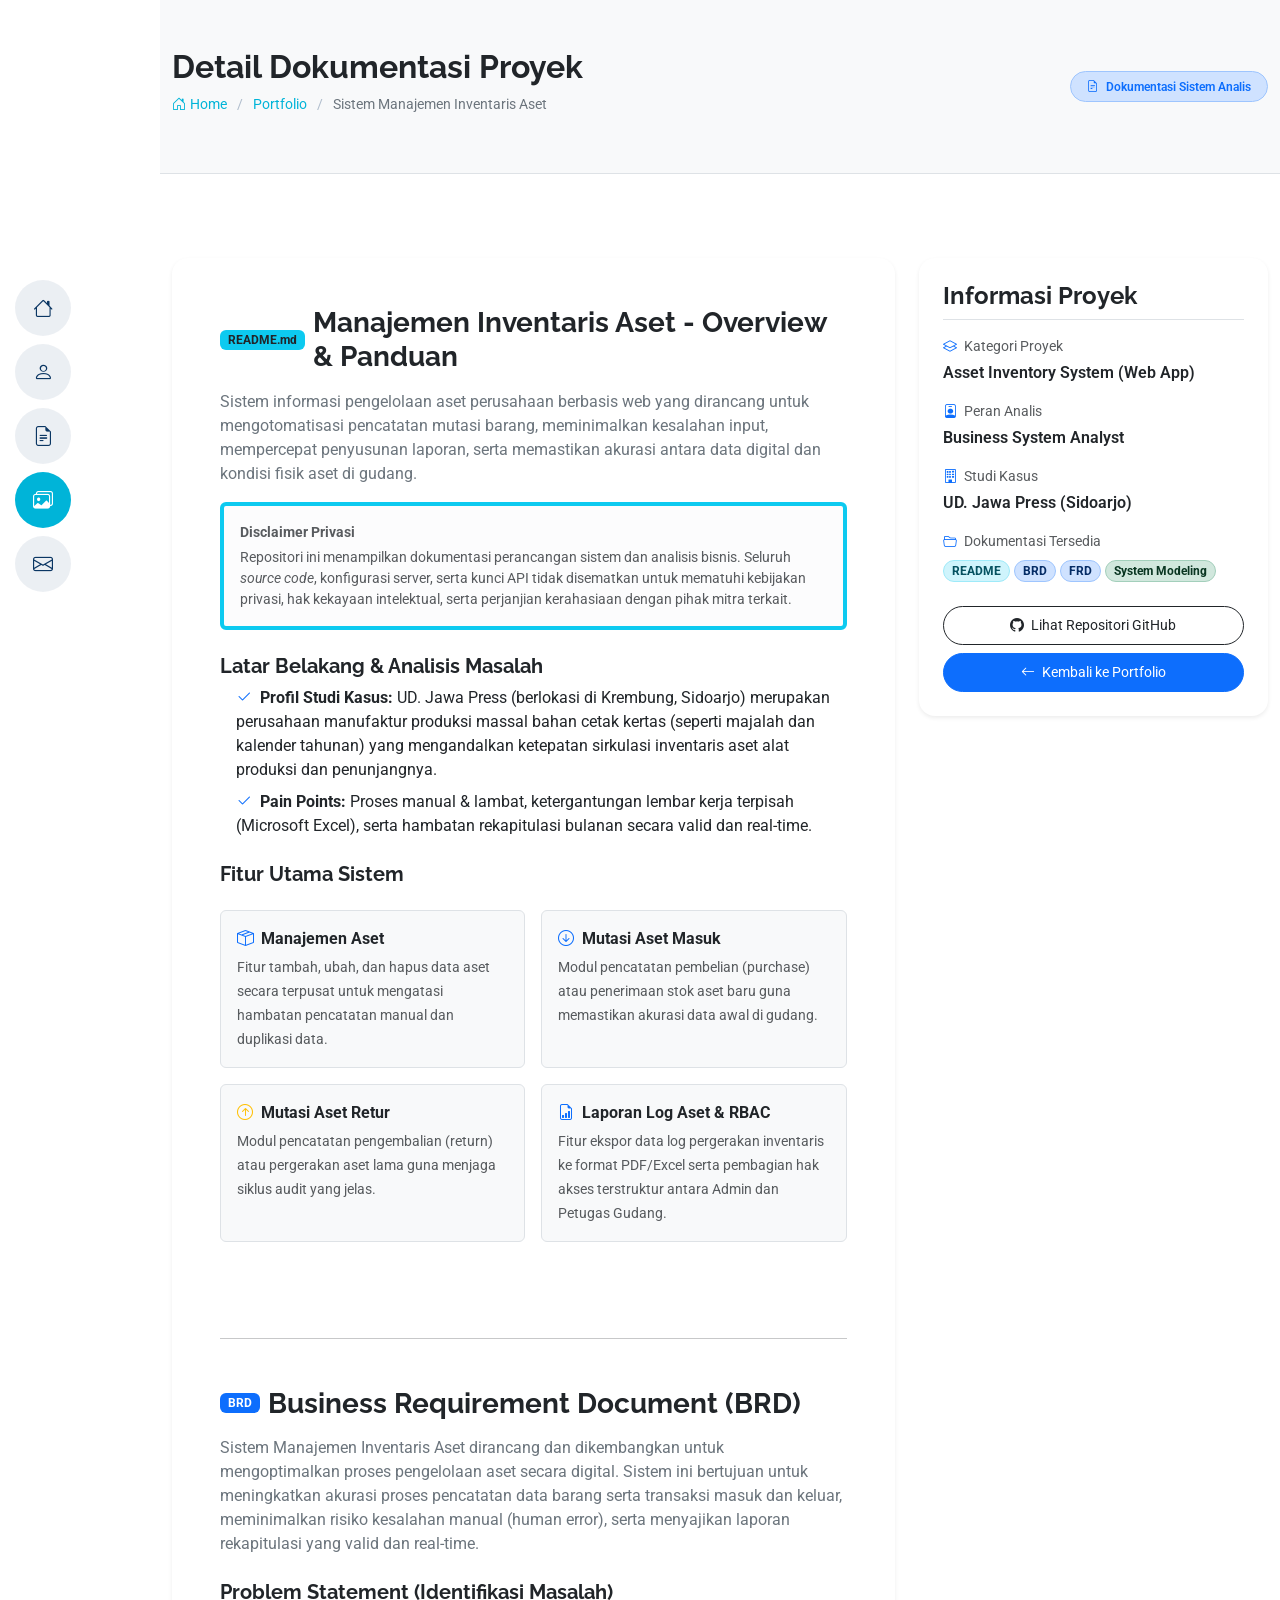
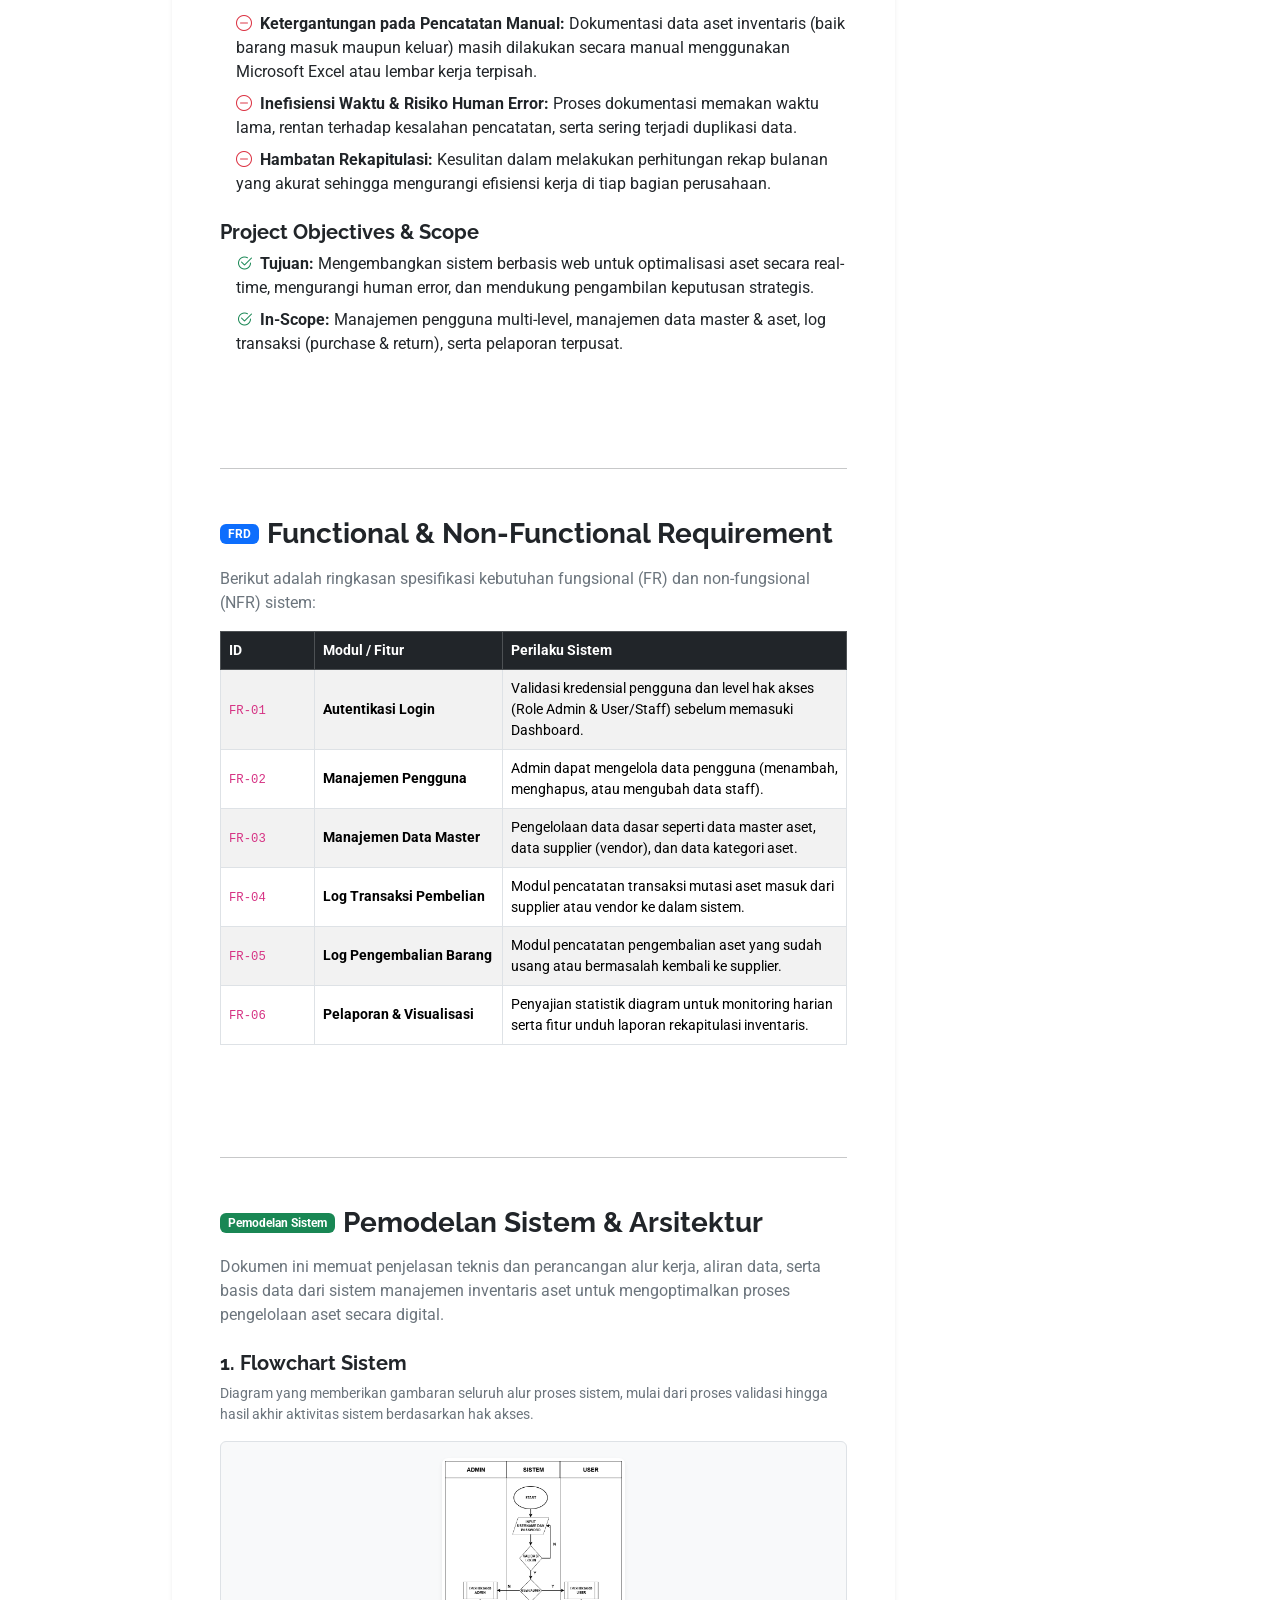
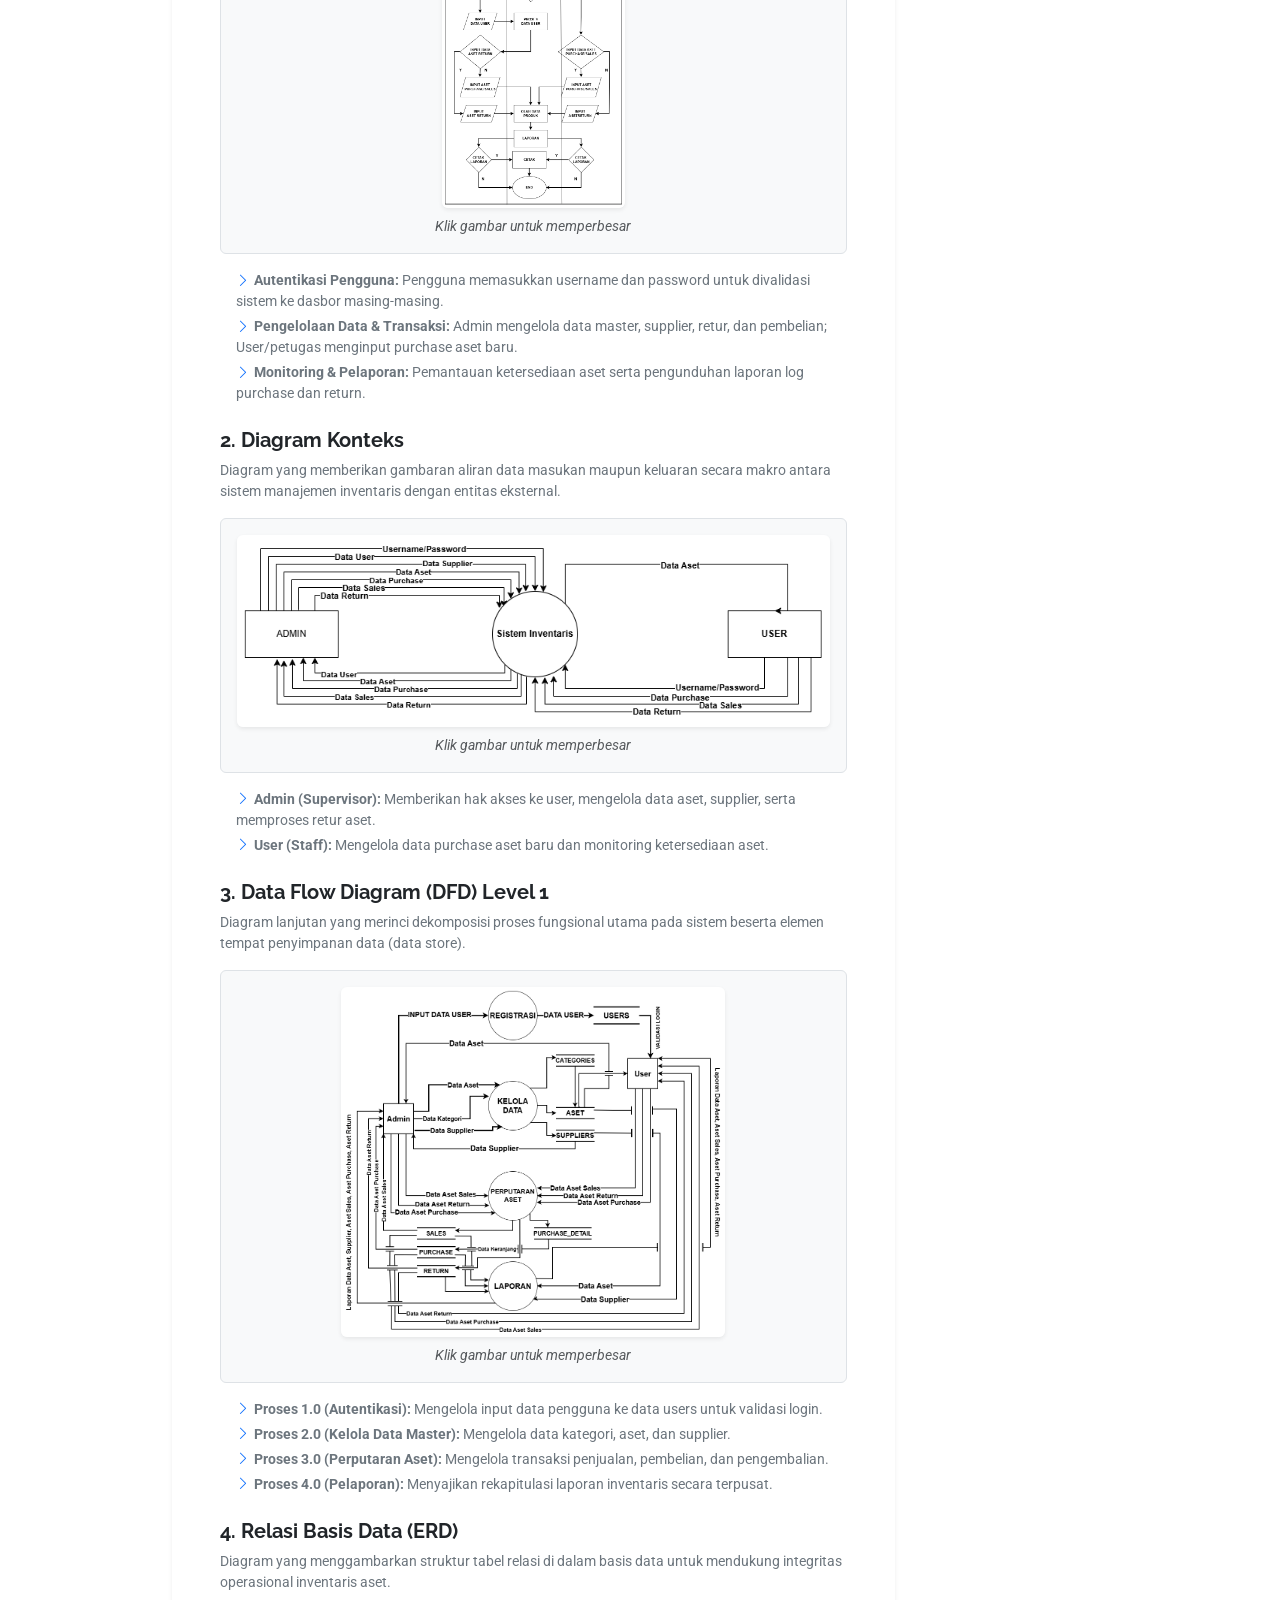
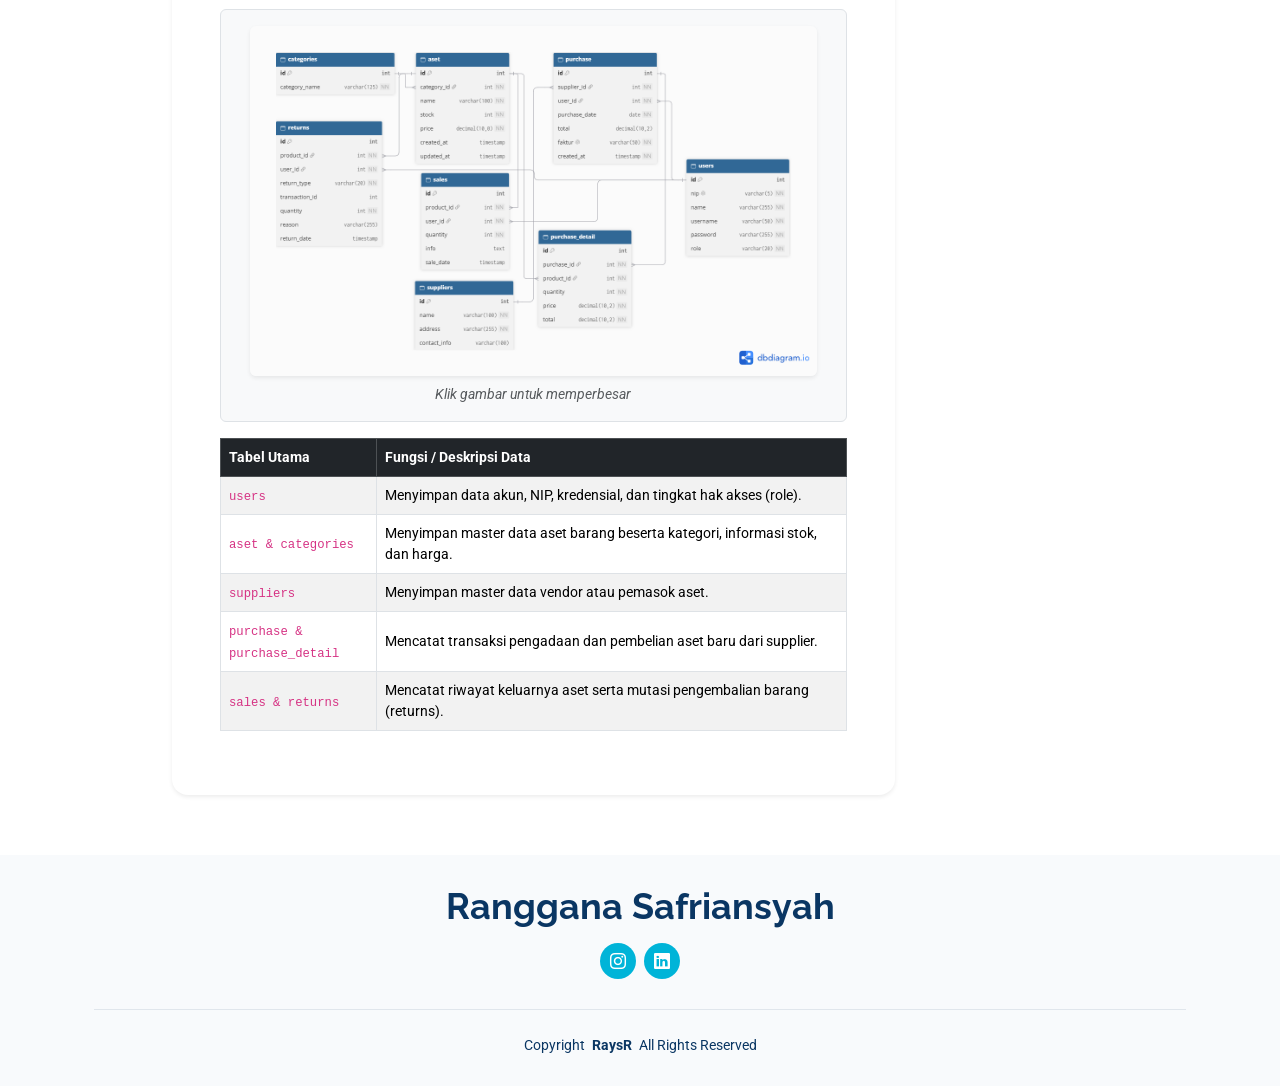
<file: inventaris-aset.html>
<!DOCTYPE html>
<html lang="en">

<head>
  <meta charset="utf-8">
  <meta content="width=device-width, initial-scale=1.0" name="viewport">
  <title>Detail Portofolio - Sistem Manajemen Inventaris Aset</title>
  <meta content="Detail dokumentasi teknis, BRD, FRD, dan pemodelan sistem Manajemen Inventaris Aset" name="description">
  <meta content="Business System Analyst, Portfolio, Dokumentasi, Manajemen Inventaris, Aset" name="keywords">

  <!-- Favicons -->
  <link href="assets/img/favicon.png" rel="icon">
  <link href="assets/img/apple-touch-icon.png" rel="apple-touch-icon">

  <!-- Fonts -->
  <link href="https://fonts.googleapis.com" rel="preconnect">
  <link href="https://fonts.gstatic.com" rel="preconnect" crossorigin>
  <link href="https://fonts.googleapis.com/css2?family=Roboto:ital,wght@0,100;0,300;0,400;0,500;0,700;0,900;1,100;1,300;1,400;1,500;1,700;1,900&family=Poppins:ital,wght@0,100;0,200;0,300;0,400;0,500;0,600;0,700;0,800;0,900;1,100;1,200;1,300;1,400;1,500;1,600;1,700;1,800;1,900&family=Raleway:ital,wght@0,100;0,200;0,300;0,400;0,500;0,600;0,700;0,800;0,900;1,100;1,200;1,300;1,400;1,500;1,600;1,700;1,800;1,900&display=swap" rel="stylesheet">

  <!-- Vendor CSS Files -->
  <link href="assets/vendor/bootstrap/css/bootstrap.min.css" rel="stylesheet">
  <link href="assets/vendor/bootstrap-icons/bootstrap-icons.css" rel="stylesheet">
  <link href="assets/vendor/aos/aos.css" rel="stylesheet">
  <link href="assets/vendor/glightbox/css/glightbox.min.css" rel="stylesheet">
  <link href="assets/vendor/swiper/swiper-bundle.min.css" rel="stylesheet">

  <!-- Main CSS File -->
  <link href="assets/css/main.css" rel="stylesheet">
</head>

<body class="portfolio-details-page">

  <!-- ======= Header ======= -->
  <header id="header" class="header d-flex flex-column justify-content-center">
    <i class="header-toggle d-xl-none bi bi-list"></i>
    <nav id="navmenu" class="navmenu">
      <ul>
        <li><a href="index.html#hero"><i class="bi bi-house navicon"></i><span>Home</span></a></li>
        <li><a href="index.html#about"><i class="bi bi-person navicon"></i><span>About</span></a></li>
        <li><a href="index.html#resume"><i class="bi bi-file-earmark-text navicon"></i><span>Resume</span></a></li>
        <li><a href="index.html#portfolio" class="active"><i class="bi bi-images navicon"></i><span>Portfolio</span></a></li>
        <li><a href="index.html#contact"><i class="bi bi-envelope navicon"></i><span>Contact</span></a></li>
      </ul>
    </nav>
  </header><!-- End Header -->

  <main class="main">

    <!-- Page Title Modern (Tidak Kaku) -->
    <div class="page-title py-5 bg-light border-bottom mb-4" data-aos="fade">
      <div class="container d-flex flex-column flex-md-row justify-content-between align-items-md-center">
        <div>
          <h1 class="fw-bold text-dark mb-2 fs-2">Detail Dokumentasi Proyek</h1>
          <nav class="breadcrumbs">
            <ol class="breadcrumb mb-0">
              <li class="breadcrumb-item"><a href="index.html" class="text-decoration-none"><i class="bi bi-house-door me-1"></i>Home</a></li>
              <li class="breadcrumb-item"><a href="index.html#portfolio" class="text-decoration-none">Portfolio</a></li>
              <li class="breadcrumb-item active text-secondary" aria-current="page">Sistem Manajemen Inventaris Aset</li>
            </ol>
          </nav>
        </div>
        <div class="mt-3 mt-md-0">
          <span class="badge bg-primary-subtle text-primary border border-primary-subtle px-3 py-2 rounded-pill fw-semibold">
            <i class="bi bi-file-earmark-text me-1"></i> Dokumentasi Sistem Analis
          </span>
        </div>
      </div>
    </div><!-- End Page Title -->

    <!-- Portfolio Details Section -->
    <section id="portfolio-details" class="portfolio-details section">
      <div class="container" data-aos="fade-up">

        <div class="row gy-4">

          <!-- Kolom Konten Utama Dokumentasi -->
          <div class="col-lg-8">
            <div class="portfolio-description card border-0 shadow-sm p-4 p-md-5 bg-white rounded-4">
              
              <!-- Bagian 1: README.md -->
              <div class="doc-section mb-5">
                <div class="d-flex align-items-center mb-3">
                  <span class="badge bg-info text-dark px-2 py-1 me-2">README.md</span>
                  <h2 class="fw-bold text-dark m-0 fs-3">Manajemen Inventaris Aset - Overview &amp; Panduan</h2>
                </div>
                <p class="text-secondary">
                  Sistem informasi pengelolaan aset perusahaan berbasis web yang dirancang untuk mengotomatisasi pencatatan mutasi barang, meminimalkan kesalahan input, mempercepat penyusunan laporan, serta memastikan akurasi antara data digital dan kondisi fisik aset di gudang.
                </p>
                <div class="alert alert-light border-start border-4 border-info p-3 my-3">
                  <small class="text-muted d-block fw-bold mb-1">Disclaimer Privasi</small>
                  <p class="small text-muted mb-0">Repositori ini menampilkan dokumentasi perancangan sistem dan analisis bisnis. Seluruh <em>source code</em>, konfigurasi server, serta kunci API tidak disematkan untuk mematuhi kebijakan privasi, hak kekayaan intelektual, serta perjanjian kerahasiaan dengan pihak mitra terkait.</p>
                </div>
                
                <h5 class="fw-bold text-dark mt-4">Latar Belakang &amp; Analisis Masalah</h5>
                <ul class="list-unstyled ps-3">
                  <li class="mb-2"><i class="bi bi-check2 text-primary me-2"></i><strong>Profil Studi Kasus:</strong> UD. Jawa Press (berlokasi di Krembung, Sidoarjo) merupakan perusahaan manufaktur produksi massal bahan cetak kertas (seperti majalah dan kalender tahunan) yang mengandalkan ketepatan sirkulasi inventaris aset alat produksi dan penunjangnya.</li>
                  <li class="mb-2"><i class="bi bi-check2 text-primary me-2"></i><strong>Pain Points:</strong> Proses manual &amp; lambat, ketergantungan lembar kerja terpisah (Microsoft Excel), serta hambatan rekapitulasi bulanan secara valid dan real-time.</li>
                </ul>

                <h5 class="fw-bold text-dark mt-4">Fitur Utama Sistem</h5>
                <div class="row g-3 mt-2">
                  <div class="col-md-6">
                    <div class="p-3 border rounded bg-light h-100">
                      <strong class="text-dark d-block mb-1"><i class="bi bi-box-seam text-primary me-2"></i>Manajemen Aset</strong>
                      <span class="small text-muted">Fitur tambah, ubah, dan hapus data aset secara terpusat untuk mengatasi hambatan pencatatan manual dan duplikasi data.</span>
                    </div>
                  </div>
                  <div class="col-md-6">
                    <div class="p-3 border rounded bg-light h-100">
                      <strong class="text-dark d-block mb-1"><i class="bi bi-arrow-down-circle text-primary me-2"></i>Mutasi Aset Masuk</strong>
                      <span class="small text-muted">Modul pencatatan pembelian (purchase) atau penerimaan stok aset baru guna memastikan akurasi data awal di gudang.</span>
                    </div>
                  </div>
                  <div class="col-md-6 mt-3">
                    <div class="p-3 border rounded bg-light h-100">
                      <strong class="text-dark d-block mb-1"><i class="bi bi-arrow-up-circle text-warning me-2"></i>Mutasi Aset Retur</strong>
                      <span class="small text-muted">Modul pencatatan pengembalian (return) atau pergerakan aset lama guna menjaga siklus audit yang jelas.</span>
                    </div>
                  </div>
                  <div class="col-md-6 mt-3">
                    <div class="p-3 border rounded bg-light h-100">
                      <strong class="text-dark d-block mb-1"><i class="bi bi-file-earmark-bar-graph text-primary me-2"></i>Laporan Log Aset &amp; RBAC</strong>
                      <span class="small text-muted">Fitur ekspor data log pergerakan inventaris ke format PDF/Excel serta pembagian hak akses terstruktur antara Admin dan Petugas Gudang.</span>
                    </div>
                  </div>
                </div>
              </div>

              <hr class="my-5">

              <!-- Bagian 2: BRD.md -->
              <div class="doc-section mb-5">
                <div class="d-flex align-items-center mb-3">
                  <span class="badge bg-primary px-2 py-1 me-2">BRD</span>
                  <h2 class="fw-bold text-dark m-0 fs-3">Business Requirement Document (BRD)</h2>
                </div>
                <p class="text-secondary">
                  Sistem Manajemen Inventaris Aset dirancang dan dikembangkan untuk mengoptimalkan proses pengelolaan aset secara digital. Sistem ini bertujuan untuk meningkatkan akurasi proses pencatatan data barang serta transaksi masuk dan keluar, meminimalkan risiko kesalahan manual (human error), serta menyajikan laporan rekapitulasi yang valid dan real-time.
                </p>

                <h5 class="fw-bold text-dark mt-4">Problem Statement (Identifikasi Masalah)</h5>
                <ul class="list-unstyled ps-3">
                  <li class="mb-2"><i class="bi bi-dash-circle text-danger me-2"></i><strong>Ketergantungan pada Pencatatan Manual:</strong> Dokumentasi data aset inventaris (baik barang masuk maupun keluar) masih dilakukan secara manual menggunakan Microsoft Excel atau lembar kerja terpisah.</li>
                  <li class="mb-2"><i class="bi bi-dash-circle text-danger me-2"></i><strong>Inefisiensi Waktu &amp; Risiko Human Error:</strong> Proses dokumentasi memakan waktu lama, rentan terhadap kesalahan pencatatan, serta sering terjadi duplikasi data.</li>
                  <li class="mb-2"><i class="bi bi-dash-circle text-danger me-2"></i><strong>Hambatan Rekapitulasi:</strong> Kesulitan dalam melakukan perhitungan rekap bulanan yang akurat sehingga mengurangi efisiensi kerja di tiap bagian perusahaan.</li>
                </ul>

                <h5 class="fw-bold text-dark mt-4">Project Objectives &amp; Scope</h5>
                <ul class="list-unstyled ps-3">
                  <li class="mb-2"><i class="bi bi-check2-circle text-success me-2"></i><strong>Tujuan:</strong> Mengembangkan sistem berbasis web untuk optimalisasi aset secara real-time, mengurangi human error, dan mendukung pengambilan keputusan strategis.</li>
                  <li class="mb-2"><i class="bi bi-check2-circle text-success me-2"></i><strong>In-Scope:</strong> Manajemen pengguna multi-level, manajemen data master &amp; aset, log transaksi (purchase &amp; return), serta pelaporan terpusat.</li>
                </ul>
              </div>

              <hr class="my-5">

              <!-- Bagian 3: FRD.md -->
              <div class="doc-section mb-5">
                <div class="d-flex align-items-center mb-3">
                  <span class="badge bg-primary px-2 py-1 me-2">FRD</span>
                  <h2 class="fw-bold text-dark m-0 fs-3">Functional &amp; Non-Functional Requirement</h2>
                </div>
                <p class="text-secondary">Berikut adalah ringkasan spesifikasi kebutuhan fungsional (FR) dan non-fungsional (NFR) sistem:</p>
                <div class="table-responsive">
                  <table class="table table-bordered table-striped small align-middle">
                    <thead class="table-dark">
                      <tr>
                        <th style="width: 15%;">ID</th>
                        <th style="width: 30%;">Modul / Fitur</th>
                        <th style="width: 55%;">Perilaku Sistem</th>
                      </tr>
                    </thead>
                    <tbody>
                      <tr>
                        <td><code>FR-01</code></td>
                        <td><strong>Autentikasi Login</strong></td>
                        <td>Validasi kredensial pengguna dan level hak akses (Role Admin &amp; User/Staff) sebelum memasuki Dashboard.</td>
                      </tr>
                      <tr>
                        <td><code>FR-02</code></td>
                        <td><strong>Manajemen Pengguna</strong></td>
                        <td>Admin dapat mengelola data pengguna (menambah, menghapus, atau mengubah data staff).</td>
                      </tr>
                      <tr>
                        <td><code>FR-03</code></td>
                        <td><strong>Manajemen Data Master</strong></td>
                        <td>Pengelolaan data dasar seperti data master aset, data supplier (vendor), dan data kategori aset.</td>
                      </tr>
                      <tr>
                        <td><code>FR-04</code></td>
                        <td><strong>Log Transaksi Pembelian</strong></td>
                        <td>Modul pencatatan transaksi mutasi aset masuk dari supplier atau vendor ke dalam sistem.</td>
                      </tr>
                      <tr>
                        <td><code>FR-05</code></td>
                        <td><strong>Log Pengembalian Barang</strong></td>
                        <td>Modul pencatatan pengembalian aset yang sudah usang atau bermasalah kembali ke supplier.</td>
                      </tr>
                      <tr>
                        <td><code>FR-06</code></td>
                        <td><strong>Pelaporan &amp; Visualisasi</strong></td>
                        <td>Penyajian statistik diagram untuk monitoring harian serta fitur unduh laporan rekapitulasi inventaris.</td>
                      </tr>
                    </tbody>
                  </table>
                </div>
              </div>

              <hr class="my-5">

              <!-- Bagian 4: system-modeling -->
              <div class="doc-section">
                <div class="d-flex align-items-center mb-3">
                  <span class="badge bg-success px-2 py-1 me-2">Pemodelan Sistem</span>
                  <h2 class="fw-bold text-dark m-0 fs-3">Pemodelan Sistem &amp; Arsitektur</h2>
                </div>
                <p class="text-secondary">
                  Dokumen ini memuat penjelasan teknis dan perancangan alur kerja, aliran data, serta basis data dari sistem manajemen inventaris aset untuk mengoptimalkan proses pengelolaan aset secara digital.
                </p>

                <!-- 1. Flowchart -->
                <h5 class="fw-bold text-dark mt-4">1. Flowchart Sistem</h5>
                <p class="text-secondary small">Diagram yang memberikan gambaran seluruh alur proses sistem, mulai dari proses validasi hingga hasil akhir aktivitas sistem berdasarkan hak akses.</p>
                <div class="text-center my-3 p-3 bg-light rounded border">
                  <a href="assets/img/inventarisaset/flowchart.png" class="glightbox" data-gallery="portfolio-gallery">
                    <img src="assets/img/inventarisaset/flowchart.png" class="img-fluid rounded shadow-sm" alt="Flowchart Sistem" style="max-height: 350px;">
                  </a>
                  <span class="d-block text-muted small mt-2 fst-italic">Klik gambar untuk memperbesar</span>
                </div>
                <ul class="list-unstyled ps-3 small text-secondary">
                  <li class="mb-1"><i class="bi bi-chevron-right text-primary me-1"></i><strong>Autentikasi Pengguna:</strong> Pengguna memasukkan username dan password untuk divalidasi sistem ke dasbor masing-masing.</li>
                  <li class="mb-1"><i class="bi bi-chevron-right text-primary me-1"></i><strong>Pengelolaan Data &amp; Transaksi:</strong> Admin mengelola data master, supplier, retur, dan pembelian; User/petugas menginput purchase aset baru.</li>
                  <li class="mb-1"><i class="bi bi-chevron-right text-primary me-1"></i><strong>Monitoring &amp; Pelaporan:</strong> Pemantauan ketersediaan aset serta pengunduhan laporan log purchase dan return.</li>
                </ul>

                <!-- 2. Diagram Konteks -->
                <h5 class="fw-bold text-dark mt-4">2. Diagram Konteks</h5>
                <p class="text-secondary small">Diagram yang memberikan gambaran aliran data masukan maupun keluaran secara makro antara sistem manajemen inventaris dengan entitas eksternal.</p>
                <div class="text-center my-3 p-3 bg-light rounded border">
                  <a href="assets/img/inventarisaset/diagram-konteks.png" class="glightbox" data-gallery="portfolio-gallery">
                    <img src="assets/img/inventarisaset/diagram-konteks.png" class="img-fluid rounded shadow-sm" alt="Diagram Konteks" style="max-height: 350px;">
                  </a>
                  <span class="d-block text-muted small mt-2 fst-italic">Klik gambar untuk memperbesar</span>
                </div>
                <ul class="list-unstyled ps-3 small text-secondary">
                  <li class="mb-1"><i class="bi bi-chevron-right text-primary me-1"></i><strong>Admin (Supervisor):</strong> Memberikan hak akses ke user, mengelola data aset, supplier, serta memproses retur aset.</li>
                  <li class="mb-1"><i class="bi bi-chevron-right text-primary me-1"></i><strong>User (Staff):</strong> Mengelola data purchase aset baru dan monitoring ketersediaan aset.</li>
                </ul>

                <!-- 3. DFD Level 1 -->
                <h5 class="fw-bold text-dark mt-4">3. Data Flow Diagram (DFD) Level 1</h5>
                <p class="text-secondary small">Diagram lanjutan yang merinci dekomposisi proses fungsional utama pada sistem beserta elemen tempat penyimpanan data (data store).</p>
                <div class="text-center my-3 p-3 bg-light rounded border">
                  <a href="assets/img/inventarisaset/DFD.png" class="glightbox" data-gallery="portfolio-gallery">
                    <img src="assets/img/inventarisaset/DFD.png" class="img-fluid rounded shadow-sm" alt="Data Flow Diagram" style="max-height: 350px;">
                  </a>
                  <span class="d-block text-muted small mt-2 fst-italic">Klik gambar untuk memperbesar</span>
                </div>
                <ul class="list-unstyled ps-3 small text-secondary">
                  <li class="mb-1"><i class="bi bi-chevron-right text-primary me-1"></i><strong>Proses 1.0 (Autentikasi):</strong> Mengelola input data pengguna ke data users untuk validasi login.</li>
                  <li class="mb-1"><i class="bi bi-chevron-right text-primary me-1"></i><strong>Proses 2.0 (Kelola Data Master):</strong> Mengelola data kategori, aset, dan supplier.</li>
                  <li class="mb-1"><i class="bi bi-chevron-right text-primary me-1"></i><strong>Proses 3.0 (Perputaran Aset):</strong> Mengelola transaksi penjualan, pembelian, dan pengembalian.</li>
                  <li class="mb-1"><i class="bi bi-chevron-right text-primary me-1"></i><strong>Proses 4.0 (Pelaporan):</strong> Menyajikan rekapitulasi laporan inventaris secara terpusat.</li>
                </ul>

                <!-- 4. Relasi Basis Data -->
                <h5 class="fw-bold text-dark mt-4">4. Relasi Basis Data (ERD)</h5>
                <p class="text-secondary small">Diagram yang menggambarkan struktur tabel relasi di dalam basis data untuk mendukung integritas operasional inventaris aset.</p>
                <div class="text-center my-3 p-3 bg-light rounded border">
                  <a href="assets/img/inventarisaset/basis-data.png" class="glightbox" data-gallery="portfolio-gallery">
                    <img src="assets/img/inventarisaset/basis-data.png" class="img-fluid rounded shadow-sm" alt="Basis Data" style="max-height: 350px;">
                  </a>
                  <span class="d-block text-muted small mt-2 fst-italic">Klik gambar untuk memperbesar</span>
                </div>
                
                <div class="table-responsive mt-3">
                  <table class="table table-bordered table-striped small align-middle">
                    <thead class="table-dark">
                      <tr>
                        <th style="width: 25%;">Tabel Utama</th>
                        <th style="width: 75%;">Fungsi / Deskripsi Data</th>
                      </tr>
                    </thead>
                    <tbody>
                      <tr>
                        <td><code>users</code></td>
                        <td>Menyimpan data akun, NIP, kredensial, dan tingkat hak akses (role).</td>
                      </tr>
                      <tr>
                        <td><code>aset &amp; categories</code></td>
                        <td>Menyimpan master data aset barang beserta kategori, informasi stok, dan harga.</td>
                      </tr>
                      <tr>
                        <td><code>suppliers</code></td>
                        <td>Menyimpan master data vendor atau pemasok aset.</td>
                      </tr>
                      <tr>
                        <td><code>purchase &amp; purchase_detail</code></td>
                        <td>Mencatat transaksi pengadaan dan pembelian aset baru dari supplier.</td>
                      </tr>
                      <tr>
                        <td><code>sales &amp; returns</code></td>
                        <td>Mencatat riwayat keluarnya aset serta mutasi pengembalian barang (returns).</td>
                      </tr>
                    </tbody>
                  </table>
                </div>

              </div>

            </div>
          </div><!-- End Kolom Konten Utama -->

          <!-- Kolom Sidebar Informasi Proyek -->
          <div class="col-lg-4">
            <div class="portfolio-info card border-0 shadow-sm p-4 bg-white rounded-4 sticky-top" style="top: 30px;">
              <h4 class="fw-bold text-dark mb-3 pb-2 border-bottom">Informasi Proyek</h4>
              
              <div class="mb-3">
                <span class="text-muted small d-block mb-1"><i class="bi bi-layers text-primary me-1"></i> Kategori Proyek</span>
                <span class="text-dark fw-semibold">Asset Inventory System (Web App)</span>
              </div>

              <div class="mb-3">
                <span class="text-muted small d-block mb-1"><i class="bi bi-person-badge text-primary me-1"></i> Peran Analis</span>
                <span class="text-dark fw-semibold">Business System Analyst</span>
              </div>

              <div class="mb-3">
                <span class="text-muted small d-block mb-1"><i class="bi bi-building text-primary me-1"></i> Studi Kasus</span>
                <span class="text-dark fw-semibold">UD. Jawa Press (Sidoarjo)</span>
              </div>

              <div class="mb-4">
                <span class="text-muted small d-block mb-2"><i class="bi bi-folder2-open text-primary me-1"></i> Dokumentasi Tersedia</span>
                <div class="d-flex flex-wrap gap-1">
                  <span class="badge bg-info-subtle text-info-emphasis border border-info-subtle px-2 py-1 rounded-pill small">README</span>
                  <span class="badge bg-primary-subtle text-primary-emphasis border border-primary-subtle px-2 py-1 rounded-pill small">BRD</span>
                  <span class="badge bg-primary-subtle text-primary-emphasis border border-primary-subtle px-2 py-1 rounded-pill small">FRD</span>
                  <span class="badge bg-success-subtle text-success-emphasis border border-success-subtle px-2 py-1 rounded-pill small">System Modeling</span>
                </div>
              </div>

              <div class="d-grid gap-2">
                <a href="https://github.com/raysr72/manajemen-inventaris-aset.git" target="_blank" class="btn btn-outline-dark btn-sm rounded-pill py-2"><i class="bi bi-github me-1"></i> Lihat Repositori GitHub</a>
                <a href="index.html#portfolio" class="btn btn-primary btn-sm rounded-pill py-2"><i class="bi bi-arrow-left me-1"></i> Kembali ke Portfolio</a>
              </div>
            </div>
          </div><!-- End Sidebar Informasi -->

        </div>

      </div>
    </section><!-- End Portfolio Details Section -->

  </main>

  <!-- ======= Footer ======= -->
  <footer id="footer" class="footer position-relative light-background">
    <div class="container">
      <h3 class="sitename">Ranggana Safriansyah</h3>
      <div class="social-links d-flex justify-content-center">
        <a href="https://www.instagram.com/ra_ysr"><i class="bi bi-instagram"></i></a>
        <a href="https://www.linkedin.com/in/rangga-yanuar-748ab0427"><i class="bi bi-linkedin"></i></a>
      </div>
      <div class="container">
        <div class="copyright">
          <span>Copyright</span> <strong class="px-1 sitename">RaysR</strong> <span>All Rights Reserved</span>
        </div>
      </div>
    </div>
  </footer><!-- End Footer -->

  <!-- Scroll Top -->
  <a href="#" id="scroll-top" class="scroll-top d-flex align-items-center justify-content-center"><i class="bi bi-arrow-up-short"></i></a>

  <!-- Preloader -->
  <div id="preloader"></div>

  <!-- Vendor JS Files -->
  <script src="assets/vendor/bootstrap/js/bootstrap.bundle.min.js"></script>
  <script src="assets/vendor/php-email-form/validate.js"></script>
  <script src="assets/vendor/aos/aos.js"></script>
  <script src="assets/vendor/typed.js/typed.umd.js"></script>
  <script src="assets/vendor/purecounter/purecounter_vanilla.js"></script>
  <script src="assets/vendor/waypoints/noframework.waypoints.js"></script>
  <script src="assets/vendor/glightbox/js/glightbox.min.js"></script>
  <script src="assets/vendor/imagesloaded/imagesloaded.pkgd.min.js"></script>
  <script src="assets/vendor/isotope-layout/isotope.pkgd.min.js"></script>
  <script src="assets/vendor/swiper/swiper-bundle.min.js"></script>

  <!-- Main JS File -->
  <script src="assets/js/main.js"></script>

</body>

</html>
</file>
<file: assets/css/main.css>
/**
- Template Name: MyResume
- Template URL: https://bootstrapmade.com/free-html-bootstrap-template-my-resume/
- Updated: Jun 29 2024 with Bootstrap v5.3.3
- Author: BootstrapMade.com
- License: https://bootstrapmade.com/license/
*/

/*--------------------------------------------------------------
# Font & Color Variables & Scroll Snap
--------------------------------------------------------------*/
/* Fonts */
:root {
  --default-font: "Roboto", system-ui, -apple-system, "Segoe UI", Roboto, "Helvetica Neue", Arial, "Noto Sans", "Liberation Sans", sans-serif, "Apple Color Emoji", "Segoe UI Emoji", "Segoe UI Symbol", "Noto Color Emoji";
  --heading-font: "Raleway", sans-serif;
  --nav-font: "Poppins", sans-serif;
}

/* Global Colors - Deep Tech Blue & Digital Cyan on Pure White */
:root { 
  --background-color: #ffffff; 
  --default-color: #0A3663; /* Deep Tech Blue */
  --heading-color: #0A3663; /* Deep Tech Blue */
  --accent-color: #00B4D8;  /* Digital Cyan */
  --surface-color: #ffffff; 
  --contrast-color: #ffffff; 
}

/* Nav Menu Colors */
:root {
  --nav-color: #0A3663;  
  --nav-hover-color: #00B4D8; 
  --nav-mobile-background-color: #ffffff; 
  --nav-dropdown-background-color: #ffffff; 
  --nav-dropdown-color: #0A3663; 
  --nav-dropdown-hover-color: #00B4D8; 
}

/* Color Presets */
.light-background {
  --background-color: #f8fafc;
  --surface-color: #ffffff;
}

.dark-background {
  --background-color: #060606;
  --default-color: #ffffff;
  --heading-color: #ffffff;
  --surface-color: #252525;
  --contrast-color: #ffffff;
}

/* Smooth Scroll & CSS Scroll Snap */
html {
  scroll-snap-type: y mandatory;
  scroll-behavior: smooth;
  width: 100%;
  max-width: 100%;
  overflow-x: hidden;
}

/*--------------------------------------------------------------
# General Styling & Shared Classes
--------------------------------------------------------------*/
body {
  color: var(--default-color);
  background-color: var(--background-color);
  font-family: var(--default-font);
  width: 100%;
  max-width: 100%;
  overflow-x: hidden;
  margin: 0;
  padding: 0;
}

a {
  color: var(--accent-color);
  text-decoration: none;
  transition: 0.3s;
}

a:hover {
  color: color-mix(in srgb, var(--accent-color), transparent 25%);
  text-decoration: none;
}

h1,
h2,
h3,
h4,
h5,
h6 {
  color: var(--heading-color);
  font-family: var(--heading-font);
}

/* PHP Email Form Messages
------------------------------*/
.php-email-form .error-message {
  display: none;
  background: #df1529;
  color: #ffffff;
  text-align: left;
  padding: 15px;
  margin-bottom: 24px;
  font-weight: 600;
}

.php-email-form .sent-message {
  display: none;
  color: #ffffff;
  background: #00B4D8;
  text-align: center;
  padding: 15px;
  margin-bottom: 24px;
  font-weight: 600;
}

.php-email-form .loading {
  display: none;
  background: var(--surface-color);
  text-align: center;
  padding: 15px;
  margin-bottom: 24px;
}

.php-email-form .loading:before {
  content: "";
  display: inline-block;
  border-radius: 50%;
  width: 24px;
  height: 24px;
  margin: 0 10px -6px 0;
  border: 3px solid var(--accent-color);
  border-top-color: var(--surface-color);
  animation: php-email-form-loading 1s linear infinite;
}

@keyframes php-email-form-loading {
  0% {
    transform: rotate(0deg);
  }

  100% {
    transform: rotate(360deg);
  }
}

/*--------------------------------------------------------------
# Global Header
--------------------------------------------------------------*/
.header {
  color: var(--default-color);
  position: fixed;
  top: 0;
  left: 0;
  bottom: 0;
  padding: 0 15px;
  transition: all ease-in-out 0.3s;
  overflow-y: auto;
  z-index: 997;
  min-width: 200px;
}

@media (max-width: 1199px) {
  .header {
    background-color: var(--background-color);
    border-right: 1px solid color-mix(in srgb, var(--default-color), transparent 90%);
    width: 300px;
    left: -100%;
  }
}

@media (min-width: 1200px) and (max-width: 1600px) {
  .header~main {
    margin-left: 160px;
  }

  .header~main .hero {
    margin-left: -160px;
    width: 100vw;
  }
}

.header.header-show {
  left: 0;
}

.header .header-toggle {
  color: var(--contrast-color);
  background-color: var(--accent-color);
  font-size: 22px;
  display: flex;
  align-items: center;
  justify-content: center;
  width: 40px;
  height: 40px;
  border-radius: 50%;
  cursor: pointer;
  position: fixed;
  top: 15px;
  right: 15px;
  z-index: 9999;
  transition: background-color 0.3s;
}

.header .header-toggle:hover {
  color: var(--contrast-color);
  background-color: color-mix(in srgb, var(--accent-color) 90%, white 15%);
}

/*--------------------------------------------------------------
# Navigation Menu
--------------------------------------------------------------*/
.navmenu {
  padding: 0;
  z-index: 9997;
}

.navmenu ul {
  list-style: none;
  padding: 0 0 20px 0;
  margin: 0;
  width: 140px;
}

.navmenu a,
.navmenu a:focus {
  color: var(--nav-color);
  font-family: var(--nav-font);
  display: flex;
  align-items: center;
  padding: 10px 18px;
  margin-bottom: 8px;
  font-size: 15px;
  border-radius: 50px;
  background: color-mix(in srgb, var(--default-color), transparent 92%);
  height: 56px;
  width: 100%;
  overflow: hidden;
  transition: 0.3s;
}

.navmenu a i,
.navmenu a:focus i {
  font-size: 20px;
}

.navmenu a span,
.navmenu a:focus span {
  padding: 0 5px 0 7px;
}

@media (min-width: 992px) {

  .navmenu a,
  .navmenu a:focus {
    max-width: 56px;
  }

  .navmenu a span,
  .navmenu a:focus span {
    display: none;
  }
}

.navmenu a:hover,
.navmenu .active,
.navmenu .active:focus,
.navmenu li:hover>a {
  color: var(--contrast-color);
  background: var(--nav-hover-color);
}

.navmenu a:hover,
.navmenu li:hover>a {
  max-width: 100%;
  color: var(--contrast-color);
}

.navmenu a:hover span,
.navmenu li:hover>a span {
  display: block;
}

/*--------------------------------------------------------------
# Global Footer
--------------------------------------------------------------*/
.footer {
  color: var(--default-color);
  background-color: var(--background-color);
  font-size: 14px;
  text-align: center;
  padding: 30px 0;
  position: relative;
}

.footer h3 {
  font-size: 36px;
  font-weight: 700;
  position: relative;
  padding: 0;
  margin: 0 0 15px 0;
}

.footer p {
  font-size: 15px;
  font-style: italic;
  padding: 0;
  margin: 0 0 30px 0;
}

.footer .social-links {
  margin: 0 0 30px 0;
}

.footer .social-links a {
  font-size: 16px;
  display: flex;
  align-items: center;
  justify-content: center;
  background: var(--accent-color);
  color: var(--contrast-color);
  line-height: 1;
  margin: 0 4px;
  border-radius: 50%;
  text-align: center;
  width: 36px;
  height: 36px;
  transition: 0.3s;
}

.footer .social-links a:hover {
  background: color-mix(in srgb, var(--accent-color), transparent 20%);
  text-decoration: none;
}

.footer .copyright {
  padding-top: 25px;
  border-top: 1px solid color-mix(in srgb, var(--default-color), transparent 90%);
}

.footer .credits {
  font-size: 13px;
  padding-top: 5px;
}

/*--------------------------------------------------------------
# Preloader
--------------------------------------------------------------*/
#preloader {
  position: fixed;
  inset: 0;
  z-index: 999999;
  overflow: hidden;
  background: var(--background-color);
  transition: all 0.6s ease-out;
}

#preloader:before {
  content: "";
  position: fixed;
  top: calc(50% - 30px);
  left: calc(50% - 30px);
  border: 6px solid #ffffff;
  border-color: var(--accent-color) transparent var(--accent-color) transparent;
  border-radius: 50%;
  width: 60px;
  height: 60px;
  animation: animate-preloader 1.5s linear infinite;
}

@keyframes animate-preloader {
  0% {
    transform: rotate(0deg);
  }

  100% {
    transform: rotate(360deg);
  }
}

/*--------------------------------------------------------------
# Scroll Top Button
--------------------------------------------------------------*/
.scroll-top {
  position: fixed;
  visibility: hidden;
  opacity: 0;
  right: 15px;
  bottom: -15px;
  z-index: 99999;
  background-color: var(--accent-color);
  width: 44px;
  height: 44px;
  border-radius: 50px;
  transition: all 0.4s;
}

.scroll-top i {
  font-size: 24px;
  color: var(--contrast-color);
  line-height: 0;
}

.scroll-top:hover {
  background-color: color-mix(in srgb, var(--accent-color), transparent 20%);
  color: var(--contrast-color);
}

.scroll-top.active {
  visibility: visible;
  opacity: 1;
  bottom: 15px;
}

/*--------------------------------------------------------------
# Disable aos animation delay on mobile devices
--------------------------------------------------------------*/
@media screen and (max-width: 768px) {
  [data-aos-delay] {
    transition-delay: 0 !important;
  }
}

/*--------------------------------------------------------------
# Global Page Titles & Breadcrumbs
--------------------------------------------------------------*/
.page-title {
  --background-color: color-mix(in srgb, var(--default-color), transparent 96%);
  color: var(--default-color);
  background-color: var(--background-color);
  padding: 20px 0;
  position: relative;
}

.page-title h1 {
  font-size: 28px;
  font-weight: 700;
  margin: 0;
}

.page-title .breadcrumbs ol {
  display: flex;
  flex-wrap: wrap;
  list-style: none;
  padding: 0 0 10px 0;
  margin: 0;
  font-size: 14px;
  font-weight: 400;
}

.page-title .breadcrumbs ol li+li {
  padding-left: 10px;
}

.page-title .breadcrumbs ol li+li::before {
  content: "/";
  display: inline-block;
  padding-right: 10px;
  color: color-mix(in srgb, var(--default-color), transparent 70%);
}

/*--------------------------------------------------------------
# Global Sections & Scroll Snap Alignment
--------------------------------------------------------------*/
section,
.section {
  color: var(--default-color);
  background-color: var(--background-color);
  padding: 60px 0;
  overflow: clip;
  height: auto !important;
  min-height: 100vh;
  box-sizing: border-box;
  scroll-snap-align: start;
  scroll-snap-stop: always;
}

/*--------------------------------------------------------------
# Global Section Titles
--------------------------------------------------------------*/
.section-title {
  text-align: center;
  padding-bottom: 60px;
  position: relative;
}

.section-title h2 {
  font-size: 32px;
  font-weight: 700;
  margin-bottom: 20px;
  padding-bottom: 20px;
  position: relative;
}

.section-title h2:before {
  content: "";
  position: absolute;
  display: block;
  width: 160px;
  height: 1px;
  background: color-mix(in srgb, var(--default-color), transparent 60%);
  left: 0;
  right: 0;
  bottom: 1px;
  margin: auto;
}

.section-title h2::after {
  content: "";
  position: absolute;
  display: block;
  width: 60px;
  height: 3px;
  background: var(--accent-color);
  left: 0;
  right: 0;
  bottom: 0;
  margin: auto;
}

.section-title p {
  margin-bottom: 0;
}

/*--------------------------------------------------------------
# Hero Section
--------------------------------------------------------------*/
.hero {
  width: 100%;
  min-height: 100vh;
  position: relative;
  padding: 80px 0;
  display: flex;
  align-items: center;
  justify-content: center;
}

.hero img {
  position: absolute;
  inset: 0;
  display: block;
  width: 100%;
  height: 100%;
  object-fit: cover;
  z-index: 1;
}

.hero:before {
  content: "";
  background: color-mix(in srgb, var(--background-color), transparent 30%);
  position: absolute;
  inset: 0;
  z-index: 2;
}

.hero .container {
  position: relative;
  z-index: 3;
}

.hero h2 {
  margin: 0;
  font-size: 64px;
  font-weight: 700;
}

.hero p {
  margin: 5px 0 0 0;
  font-size: 26px;
}

.hero p span {
  letter-spacing: 1px;
  border-bottom: 2px solid var(--accent-color);
}

.hero .social-links {
  margin-top: 25px;
}

.hero .social-links a {
  font-size: 20px;
  display: inline-block;
  color: color-mix(in srgb, var(--default-color), transparent 30%);
  line-height: 1;
  margin-right: 20px;
  transition: 0.3s;
}

.hero .social-links a:hover {
  color: var(--accent-color);
}

@media (max-width: 768px) {
  .hero h2 {
    font-size: 32px;
  }

  .hero p {
    font-size: 20px;
  }
}

/*--------------------------------------------------------------
# About Section
--------------------------------------------------------------*/
.about .content h2 {
  font-weight: 700;
  font-size: 24px;
}

.about .content ul {
  list-style: none;
  padding: 0;
}

.about .content ul li {
  margin-bottom: 20px;
  display: flex;
  align-items: center;
}

.about .content ul strong {
  margin-right: 10px;
}

.about .content ul i {
  font-size: 16px;
  margin-right: 5px;
  color: var(--accent-color);
  line-height: 0;
}

/*--------------------------------------------------------------
# Stats Section
--------------------------------------------------------------*/
.stats i {
  background-color: var(--accent-color);
  color: var(--contrast-color);
  width: 54px;
  height: 54px;
  font-size: 24px;
  border-radius: 50px;
  display: inline-flex;
  align-items: center;
  justify-content: center;
  position: relative;
  z-index: 1;
}

.stats .stats-item {
  margin-top: 10px;
  width: 100%;
  position: relative;
  text-align: center;
  z-index: 0;
}

.stats .stats-item span {
  font-size: 36px;
  display: block;
  font-weight: 700;
  color: color-mix(in srgb, var(--default-color), transparent 20%);
}

.stats .stats-item p {
  padding: 0;
  margin: 0;
  color: color-mix(in srgb, var(--default-color), transparent 50%);
  font-size: 16px;
}

/*--------------------------------------------------------------
# Skills Section
--------------------------------------------------------------*/
.skills .progress {
  height: 60px;
  display: block;
  background: none;
  border-radius: 0;
}

.skills .progress .skill {
  color: var(--heading-color);
  padding: 0;
  margin: 0 0 6px 0;
  text-transform: uppercase;
  display: block;
  font-weight: 600;
  font-family: var(--heading-font);
}

.skills .progress .skill .val {
  float: right;
  font-style: normal;
}

.skills .progress-bar-wrap {
  background: color-mix(in srgb, var(--default-color), transparent 90%);
  height: 10px;
}

.skills .progress-bar {
  width: 1px;
  height: 10px;
  transition: 0.9s;
  background-color: var(--accent-color);
}

/*--------------------------------------------------------------
# Resume Section
--------------------------------------------------------------*/
.resume .resume-title {
  color: var(--heading-color);
  font-size: 26px;
  font-weight: 700;
  margin-top: 20px;
  margin-bottom: 20px;
}

.resume .resume-item {
  padding: 0 0 20px 20px;
  margin-top: -2px;
  border-left: 2px solid var(--accent-color);
  position: relative;
}

.resume .resume-item h4 {
  line-height: 18px;
  font-size: 18px;
  font-weight: 600;
  text-transform: uppercase;
  color: color-mix(in srgb, var(--default-color), transparent 20%);
  margin-bottom: 10px;
}

.resume .resume-item h5 {
  font-size: 16px;
  padding: 5px 15px;
  display: inline-block;
  font-weight: 600;
  margin-bottom: 10px;
}

.resume .resume-item ul {
  padding-left: 20px;
}

.resume .resume-item ul li {
  padding-bottom: 10px;
}

.resume .resume-item:last-child {
  padding-bottom: 0;
}

.resume .resume-item::before {
  content: "";
  position: absolute;
  width: 16px;
  height: 16px;
  border-radius: 50px;
  left: -9px;
  top: 0;
  background: var(--background-color);
  border: 2px solid var(--accent-color);
}

/*--------------------------------------------------------------
# Portfolio Section (Fixed Overlap & Isotope Spacing)
--------------------------------------------------------------*/
section#portfolio {
  height: auto !important;
  min-height: 100vh !important;
  padding-bottom: 120px !important;
  position: relative;
}

.portfolio .isotope-container {
  position: relative !important;
  transition: height 0.4s ease-in-out !important;
}

.portfolio .portfolio-item {
  position: relative;
  overflow: hidden;
  transition: transform 0.4s ease-in-out, opacity 0.4s ease-in-out;
}

.portfolio .portfolio-filters {
  padding: 0;
  margin: 0 auto 20px auto;
  list-style: none;
  text-align: center;
}

.portfolio .portfolio-filters li {
  cursor: pointer;
  display: inline-block;
  padding: 8px 20px 10px 20px;
  margin: 0;
  font-size: 15px;
  font-weight: 500;
  line-height: 1;
  margin-bottom: 5px;
  border-radius: 50px;
  transition: all 0.3s ease-in-out;
  font-family: var(--heading-font);
}

.portfolio .portfolio-filters li:hover,
.portfolio .portfolio-filters li.filter-active {
  color: var(--contrast-color);
  background-color: var(--accent-color);
}

.portfolio .portfolio-filters li:first-child {
  margin-left: 0;
}

.portfolio .portfolio-filters li:last-child {
  margin-right: 0;
}

@media (max-width: 575px) {
  .portfolio .portfolio-filters li {
    font-size: 14px;
    margin: 0 0 10px 0;
  }
}

.portfolio .portfolio-item .portfolio-info {
  opacity: 0;
  position: absolute;
  left: 12px;
  right: 12px;
  bottom: -100%;
  z-index: 3;
  transition: all ease-in-out 0.5s;
  background: color-mix(in srgb, var(--background-color), transparent 10%);
  padding: 15px;
}

.portfolio .portfolio-item .portfolio-info h4 {
  font-size: 18px;
  font-weight: 600;
  padding-right: 50px;
}

.portfolio .portfolio-item .portfolio-info p {
  color: color-mix(in srgb, var(--default-color), transparent 30%);
  font-size: 14px;
  margin-bottom: 0;
  padding-right: 50px;
}

.portfolio .portfolio-item .portfolio-info .preview-link,
.portfolio .portfolio-item .portfolio-info .details-link {
  position: absolute;
  right: 50px;
  font-size: 24px;
  top: calc(50% - 14px);
  color: color-mix(in srgb, var(--default-color), transparent 30%);
  transition: 0.3s;
  line-height: 0;
}

.portfolio .portfolio-item .portfolio-info .preview-link:hover,
.portfolio .portfolio-item .portfolio-info .details-link:hover {
  color: var(--accent-color);
}

.portfolio .portfolio-item .portfolio-info .details-link {
  right: 14px;
  font-size: 28px;
}

.portfolio .portfolio-item:hover .portfolio-info {
  opacity: 1;
  bottom: 0;
}

/*--------------------------------------------------------------
# Services Section
--------------------------------------------------------------*/
.services .service-item {
  background-color: var(--surface-color);
  box-shadow: 0px 5px 90px 0px rgba(0, 0, 0, 0.1);
  height: 100%;
  padding: 60px 30px;
  text-align: center;
  transition: 0.3s;
  border-radius: 5px;
}

.services .service-item .icon {
  margin: 0 auto;
  width: 100px;
  height: 100px;
  display: flex;
  align-items: center;
  justify-content: center;
  transition: ease-in-out 0.3s;
  position: relative;
}

.services .service-item .icon i {
  font-size: 36px;
  transition: 0.5s;
  position: relative;
}

.services .service-item .icon svg {
  position: absolute;
  top: 0;
  left: 0;
}

.services .service-item .icon svg path {
  transition: 0.5s;
  fill: color-mix(in srgb, var(--default-color), transparent 95%);
}

.services .service-item h3 {
  font-weight: 700;
  margin: 10px 0 15px 0;
  font-size: 22px;
}

.services .service-item p {
  line-height: 24px;
  font-size: 14px;
  margin-bottom: 0;
}

.services .service-item:hover {
  box-shadow: 0px 5px 35px 0px rgba(0, 0, 0, 0.1);
}

.services .service-item.item-cyan i {
  color: #0dcaf0;
}

.services .service-item.item-cyan:hover .icon i {
  color: #fff;
}

.services .service-item.item-cyan:hover .icon path {
  fill: #0dcaf0;
}

.services .service-item.item-orange i {
  color: #fd7e14;
}

.services .service-item.item-orange:hover .icon i {
  color: #fff;
}

.services .service-item.item-orange:hover .icon path {
  fill: #fd7e14;
}

.services .service-item.item-teal i {
  color: #20c997;
}

.services .service-item.item-teal:hover .icon i {
  color: #fff;
}

.services .service-item.item-teal:hover .icon path {
  fill: #20c997;
}

.services .service-item.item-red i {
  color: #df1529;
}

.services .service-item.item-red:hover .icon i {
  color: #fff;
}

.services .service-item.item-red:hover .icon path {
  fill: #df1529;
}

.services .service-item.item-indigo i {
  color: #6610f2;
}

.services .service-item.item-indigo:hover .icon i {
  color: #fff;
}

.services .service-item.item-indigo:hover .icon path {
  fill: #6610f2;
}

.services .service-item.item-pink i {
  color: #f3268c;
}

.services .service-item.item-pink:hover .icon i {
  color: #fff;
}

.services .service-item.item-pink:hover .icon path {
  fill: #f3268c;
}

/*--------------------------------------------------------------
# Testimonials Section
--------------------------------------------------------------*/
.testimonials .testimonials-carousel,
.testimonials .testimonials-slider {
  overflow: hidden;
}

.testimonials .testimonial-item .testimonial-content {
  border-left: 3px solid var(--accent-color);
  padding-left: 30px;
}

.testimonials .testimonial-item .testimonial-img {
  border-radius: 50%;
  border: 4px solid var(--background-color);
  margin: 0 auto;
}

.testimonials .testimonial-item h3 {
  font-size: 20px;
  font-weight: bold;
  margin: 10px 0 5px 0;
}

.testimonials .testimonial-item h4 {
  font-size: 14px;
  color: color-mix(in srgb, var(--default-color), transparent 40%);
  margin: 0 0 10px 0;
}

.testimonials .testimonial-item .stars i {
  color: #ffc107;
  margin: 0 1px;
}

.testimonials .testimonial-item .quote-icon-left,
.testimonials .testimonial-item .quote-icon-right {
  color: color-mix(in srgb, var(--accent-color), transparent 50%);
  font-size: 26px;
  line-height: 0;
}

.testimonials .testimonial-item .quote-icon-left {
  display: inline-block;
  left: -5px;
  position: relative;
}

.testimonials .testimonial-item .quote-icon-right {
  display: inline-block;
  right: -5px;
  position: relative;
  top: 10px;
  transform: scale(-1, -1);
}

.testimonials .testimonial-item p {
  font-style: italic;
}

.testimonials .swiper-wrapper {
  height: auto;
}

.testimonials .swiper-pagination {
  margin-top: 30px;
  position: relative;
}

.testimonials .swiper-pagination .swiper-pagination-bullet {
  width: 12px;
  height: 12px;
  background-color: color-mix(in srgb, var(--default-color), transparent 85%);
  opacity: 1;
}

.testimonials .swiper-pagination .swiper-pagination-bullet-active {
  background-color: var(--accent-color);
}

/*--------------------------------------------------------------
# Contact Section (Fixed Visual Boundary & Separation)
--------------------------------------------------------------*/
section#contact {
  position: relative;
  background-color: color-mix(in srgb, var(--background-color) 95%, #0A3663 5%) !important;
  border-top: 2px solid color-mix(in srgb, var(--accent-color), transparent 70%);
  padding-top: 80px;
}

.contact .info-item+.info-item {
  margin-top: 40px;
}

.contact .info-item i {
  color: var(--accent-color);
  background: color-mix(in srgb, var(--accent-color), transparent 92%);
  font-size: 20px;
  width: 44px;
  height: 44px;
  display: flex;
  justify-content: center;
  align-items: center;
  border-radius: 50px;
  transition: all 0.3s ease-in-out;
  margin-right: 15px;
}

.contact .info-item h3 {
  padding: 0;
  font-size: 18px;
  font-weight: 700;
  margin-bottom: 5px;
}

.contact .info-item p {
  padding: 0;
  margin-bottom: 0;
  font-size: 14px;
}

.contact .info-item:hover i {
  background: var(--accent-color);
  color: var(--contrast-color);
}

.contact .php-email-form {
  height: 100%;
}

.contact .php-email-form input[type=text],
.contact .php-email-form input[type=email],
.contact .php-email-form textarea {
  font-size: 14px;
  padding: 10px 15px;
  box-shadow: none;
  border-radius: 0;
  color: var(--default-color);
  background-color: color-mix(in srgb, var(--background-color), transparent 50%);
  border-color: color-mix(in srgb, var(--default-color), transparent 80%);
}

.contact .php-email-form input[type=text]:focus,
.contact .php-email-form input[type=email]:focus,
.contact .php-email-form textarea:focus {
  border-color: var(--accent-color);
}

.contact .php-email-form input[type=text]::placeholder,
.contact .php-email-form input[type=email]::placeholder,
.contact .php-email-form textarea::placeholder {
  color: color-mix(in srgb, var(--default-color), transparent 70%);
}

.contact .php-email-form button[type=submit] {
  color: var(--contrast-color);
  background: var(--accent-color);
  border: 0;
  padding: 10px 30px;
  transition: 0.4s;
  border-radius: 50px;
}

.contact .php-email-form button[type=submit]:hover {
  background: color-mix(in srgb, var(--accent-color), transparent 25%);
}

/*--------------------------------------------------------------
# Portfolio Details Section
--------------------------------------------------------------*/
.portfolio-details .portfolio-details-slider img {
  width: 100%;
}

.portfolio-details .swiper-wrapper {
  height: auto;
}

.portfolio-details .swiper-button-prev,
.portfolio-details .swiper-button-next {
  width: 48px;
  height: 48px;
}

.portfolio-details .swiper-button-prev:after,
.portfolio-details .swiper-button-next:after {
  color: rgba(255, 255, 255, 0.8);
  background-color: rgba(0, 0, 0, 0.15);
  font-size: 24px;
  border-radius: 50%;
  width: 48px;
  height: 48px;
  display: flex;
  align-items: center;
  justify-content: center;
  transition: 0.3s;
}

.portfolio-details .swiper-button-prev:hover:after,
.portfolio-details .swiper-button-next:hover:after {
  background-color: rgba(0, 0, 0, 0.3);
}

@media (max-width: 575px) {

  .portfolio-details .swiper-button-prev,
  .portfolio-details .swiper-button-next {
    display: none;
  }
}

.portfolio-details .swiper-pagination {
  margin-top: 20px;
  position: relative;
}

.portfolio-details .swiper-pagination .swiper-pagination-bullet {
  width: 10px;
  height: 10px;
  background-color: color-mix(in srgb, var(--default-color), transparent 85%);
  opacity: 1;
}

.portfolio-details .swiper-pagination .swiper-pagination-bullet-active {
  background-color: var(--accent-color);
}

.portfolio-details .portfolio-info h3 {
  font-size: 22px;
  font-weight: 700;
  margin-bottom: 20px;
  padding-bottom: 20px;
  position: relative;
}

.portfolio-details .portfolio-info h3:after {
  content: "";
  position: absolute;
  display: block;
  width: 50px;
  height: 3px;
  background: var(--accent-color);
  left: 0;
  bottom: 0;
}

.portfolio-details .portfolio-info ul {
  list-style: none;
  padding: 0;
  font-size: 15px;
}

.portfolio-details .portfolio-info ul li {
  display: flex;
  flex-direction: column;
  padding-bottom: 15px;
}

.portfolio-details .portfolio-info ul strong {
  text-transform: uppercase;
  font-weight: 400;
  color: color-mix(in srgb, var(--default-color), transparent 50%);
  font-size: 14px;
}

.portfolio-details .portfolio-info .btn-visit {
  padding: 8px 40px;
  background: var(--accent-color);
  color: var(--contrast-color);
  border-radius: 50px;
  transition: 0.3s;
}

.portfolio-details .portfolio-info .btn-visit:hover {
  background: color-mix(in srgb, var(--accent-color), transparent 20%);
}

.portfolio-details .portfolio-description h2 {
  font-size: 26px;
  font-weight: 700;
  margin-bottom: 20px;
}

.portfolio-details .portfolio-description p {
  padding: 0;
}

.portfolio-details .portfolio-description .testimonial-item {
  padding: 30px 30px 0 30px;
  position: relative;
  background: color-mix(in srgb, var(--default-color), transparent 97%);
  margin-bottom: 50px;
}

.portfolio-details .portfolio-description .testimonial-item .testimonial-img {
  width: 90px;
  border-radius: 50px;
  border: 6px solid var(--background-color);
  float: left;
  margin: 0 10px 0 0;
}

.portfolio-details .portfolio-description .testimonial-item h3 {
  font-size: 18px;
  font-weight: bold;
  margin: 15px 0 5px 0;
  padding-top: 20px;
}

.portfolio-details .portfolio-description .testimonial-item h4 {
  font-size: 14px;
  color: #6c757d;
  margin: 0;
}

.portfolio-details .portfolio-description .testimonial-item .quote-icon-left,
.portfolio-details .portfolio-description .testimonial-item .quote-icon-right {
  color: color-mix(in srgb, var(--accent-color), transparent 50%);
  font-size: 26px;
  line-height: 0;
}

.portfolio-details .portfolio-description .testimonial-item .quote-icon-left {
  display: inline-block;
  left: -5px;
  position: relative;
}

.portfolio-details .portfolio-description .testimonial-item .quote-icon-right {
  display: inline-block;
  right: -5px;
  position: relative;
  top: 10px;
  transform: scale(-1, -1);
}

.portfolio-details .portfolio-description .testimonial-item p {
  font-style: italic;
  margin: 0 0 15px 0 0 0;
  padding: 0;
}


/*--------------------------------------------------------------
# Service Details Section
--------------------------------------------------------------*/
.service-details .service-box {
  padding: 20px;
  box-shadow: 0px 2px 20px rgba(0, 0, 0, 0.1);
}

.service-details .service-box+.service-box {
  margin-top: 30px;
}

.service-details .service-box h4 {
  font-size: 20px;
  font-weight: 700;
  border-bottom: 2px solid color-mix(in srgb, var(--default-color), transparent 92%);
  padding-bottom: 15px;
  margin-bottom: 15px;
}

.service-details .services-list a {
  color: color-mix(in srgb, var(--default-color), transparent 20%);
  background-color: color-mix(in srgb, var(--default-color), transparent 96%);
  display: flex;
  align-items: center;
  padding: 12px 15px;
  margin-top: 15px;
  transition: 0.3s;
}

.service-details .services-list a:first-child {
  margin-top: 0;
}

.service-details .services-list a i {
  font-size: 16px;
  margin-right: 8px;
  color: var(--accent-color);
}

.service-details .services-list a.active {
  color: var(--contrast-color);
  background-color: var(--accent-color);
}

.service-details .services-list a.active i {
  color: var(--contrast-color);
}

.service-details .services-list a:hover {
  background-color: color-mix(in srgb, var(--accent-color), transparent 95%);
  color: var(--accent-color);
}

.service-details .download-catalog a {
  color: var(--default-color);
  display: flex;
  align-items: center;
  padding: 10px 0;
  transition: 0.3s;
  border-top: 1px solid color-mix(in srgb, var(--default-color), transparent 90%);
}

.service-details .download-catalog a:first-child {
  border-top: 0;
  padding-top: 0;
}

.service-details .download-catalog a:last-child {
  padding-bottom: 0;
}

.service-details .download-catalog a i {
  font-size: 24px;
  margin-right: 8px;
  color: var(--accent-color);
}

.service-details .download-catalog a:hover {
  color: var(--accent-color);
}

.service-details .help-box {
  background-color: var(--accent-color);
  color: var(--contrast-color);
  margin-top: 30px;
  padding: 30px 15px;
}

.service-details .help-box .help-icon {
  font-size: 48px;
}

.service-details .help-box h4,
.service-details .help-box a {
  color: var(--contrast-color);
}

.service-details .services-img {
  margin-bottom: 20px;
}

.service-details h3 {
  font-size: 26px;
  font-weight: 700;
}

.service-details p {
  font-size: 15px;
}

.service-details ul {
  list-style: none;
  padding: 0;
  font-size: 15px;
}

.service-details ul li {
  padding: 5px 0;
  display: flex;
  align-items: center;
}

.service-details ul i {
  font-size: 20px;
  margin-right: 8px;
  color: var(--accent-color);
}

/*--------------------------------------------------------------
# Starter Section Section
--------------------------------------------------------------*/
.starter-section {
  /* Add your styles here */
}
</file>
